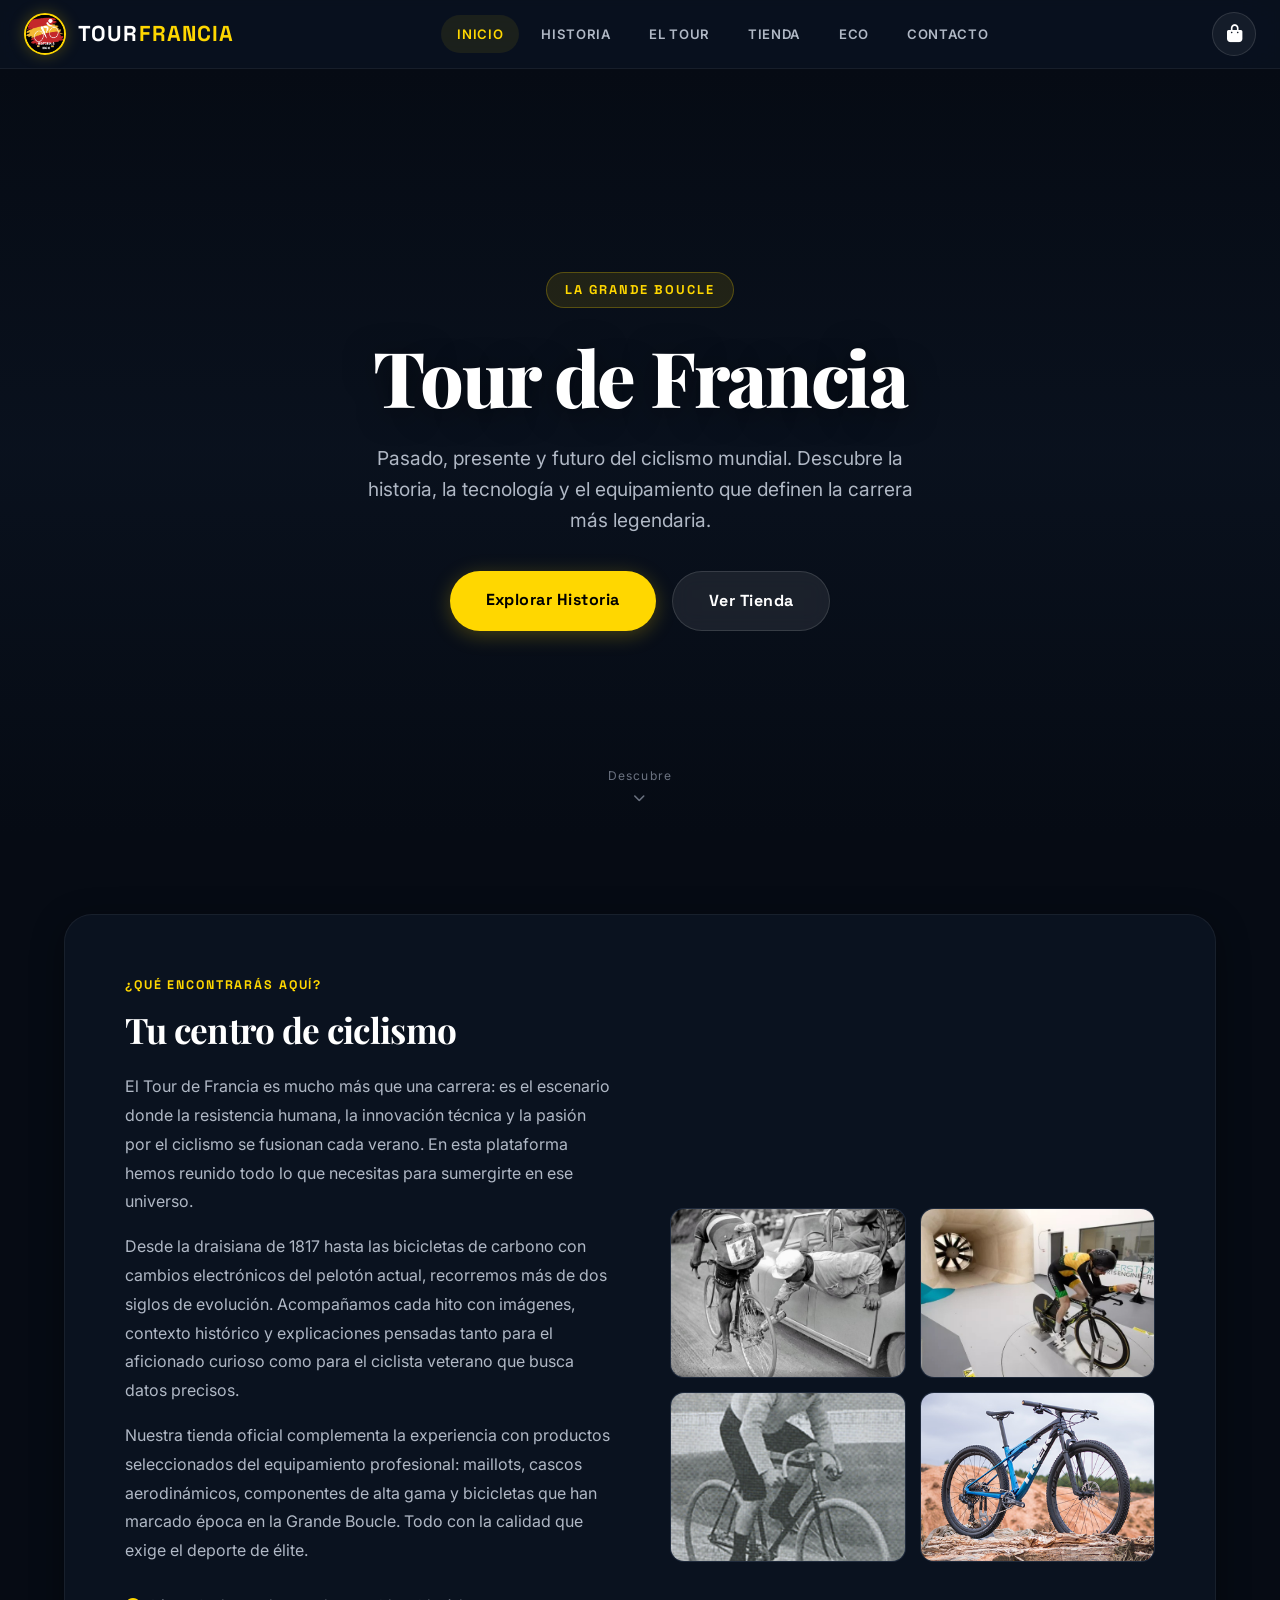
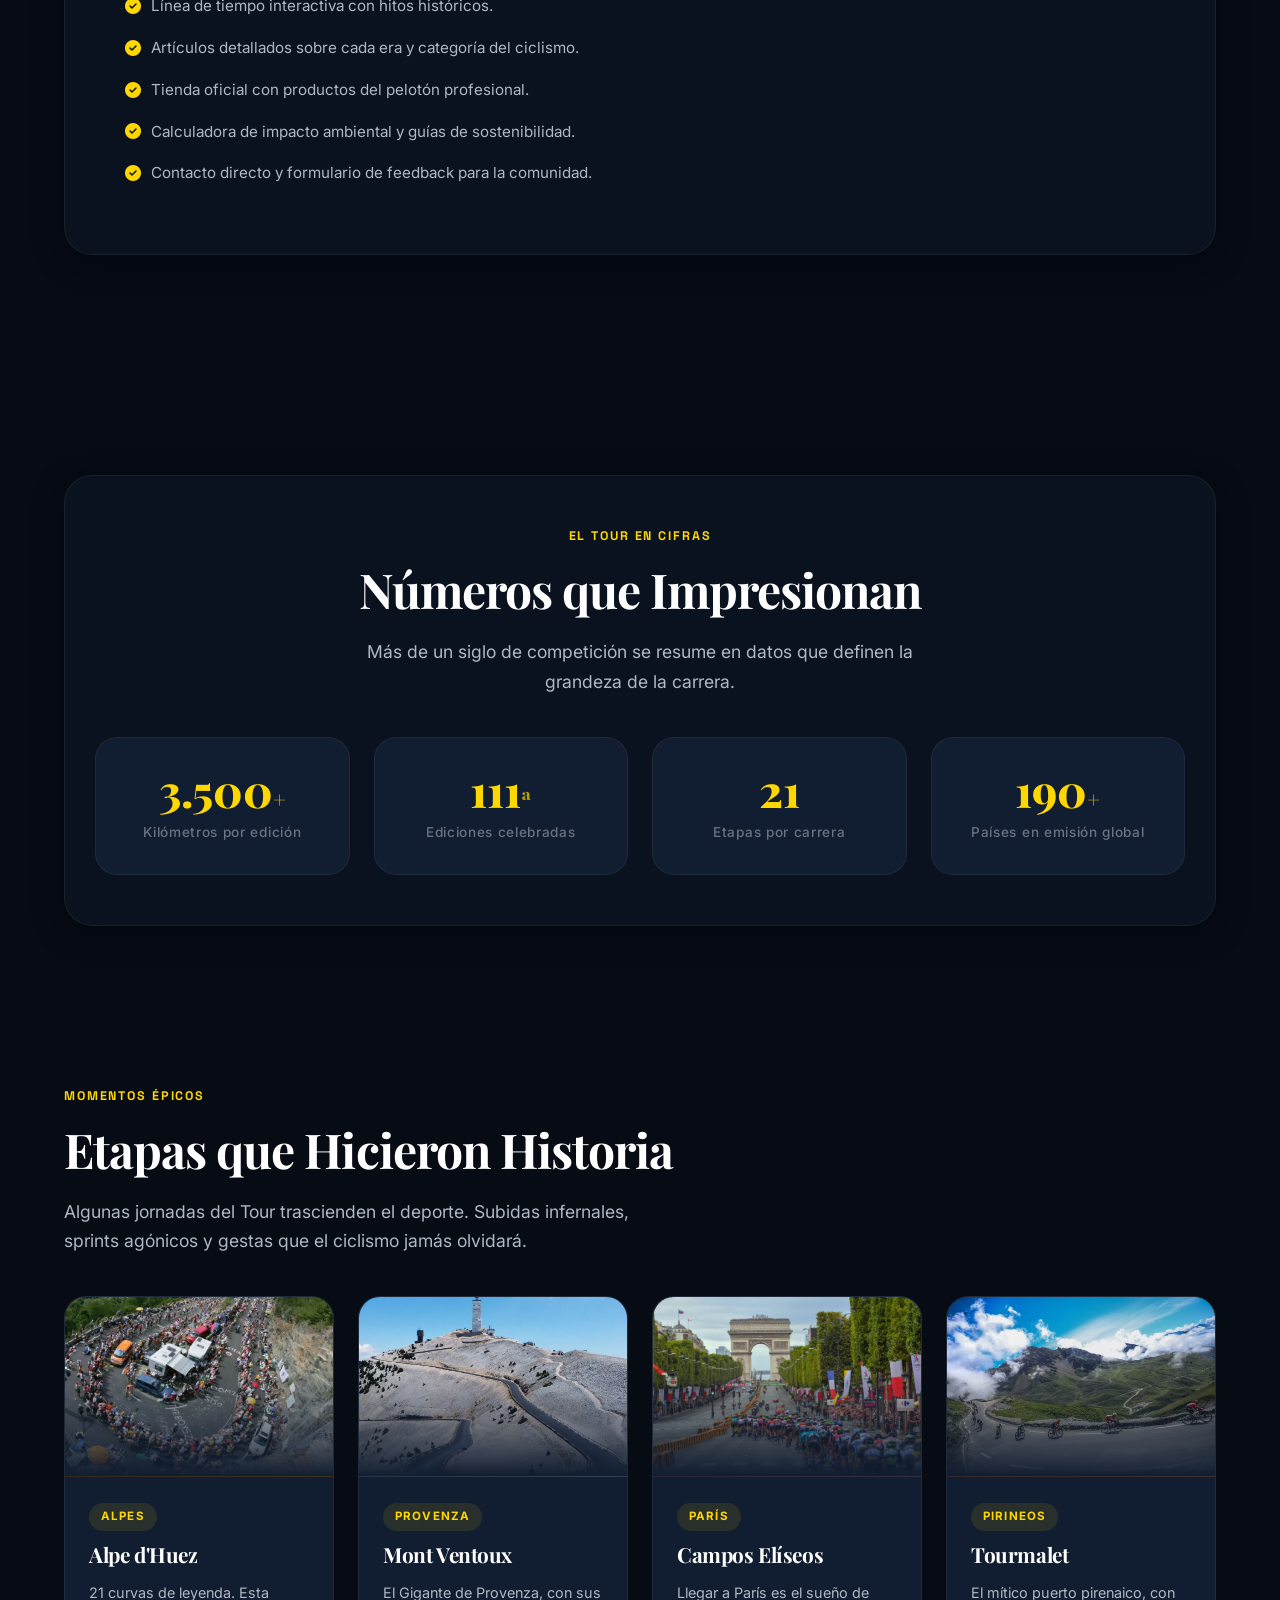
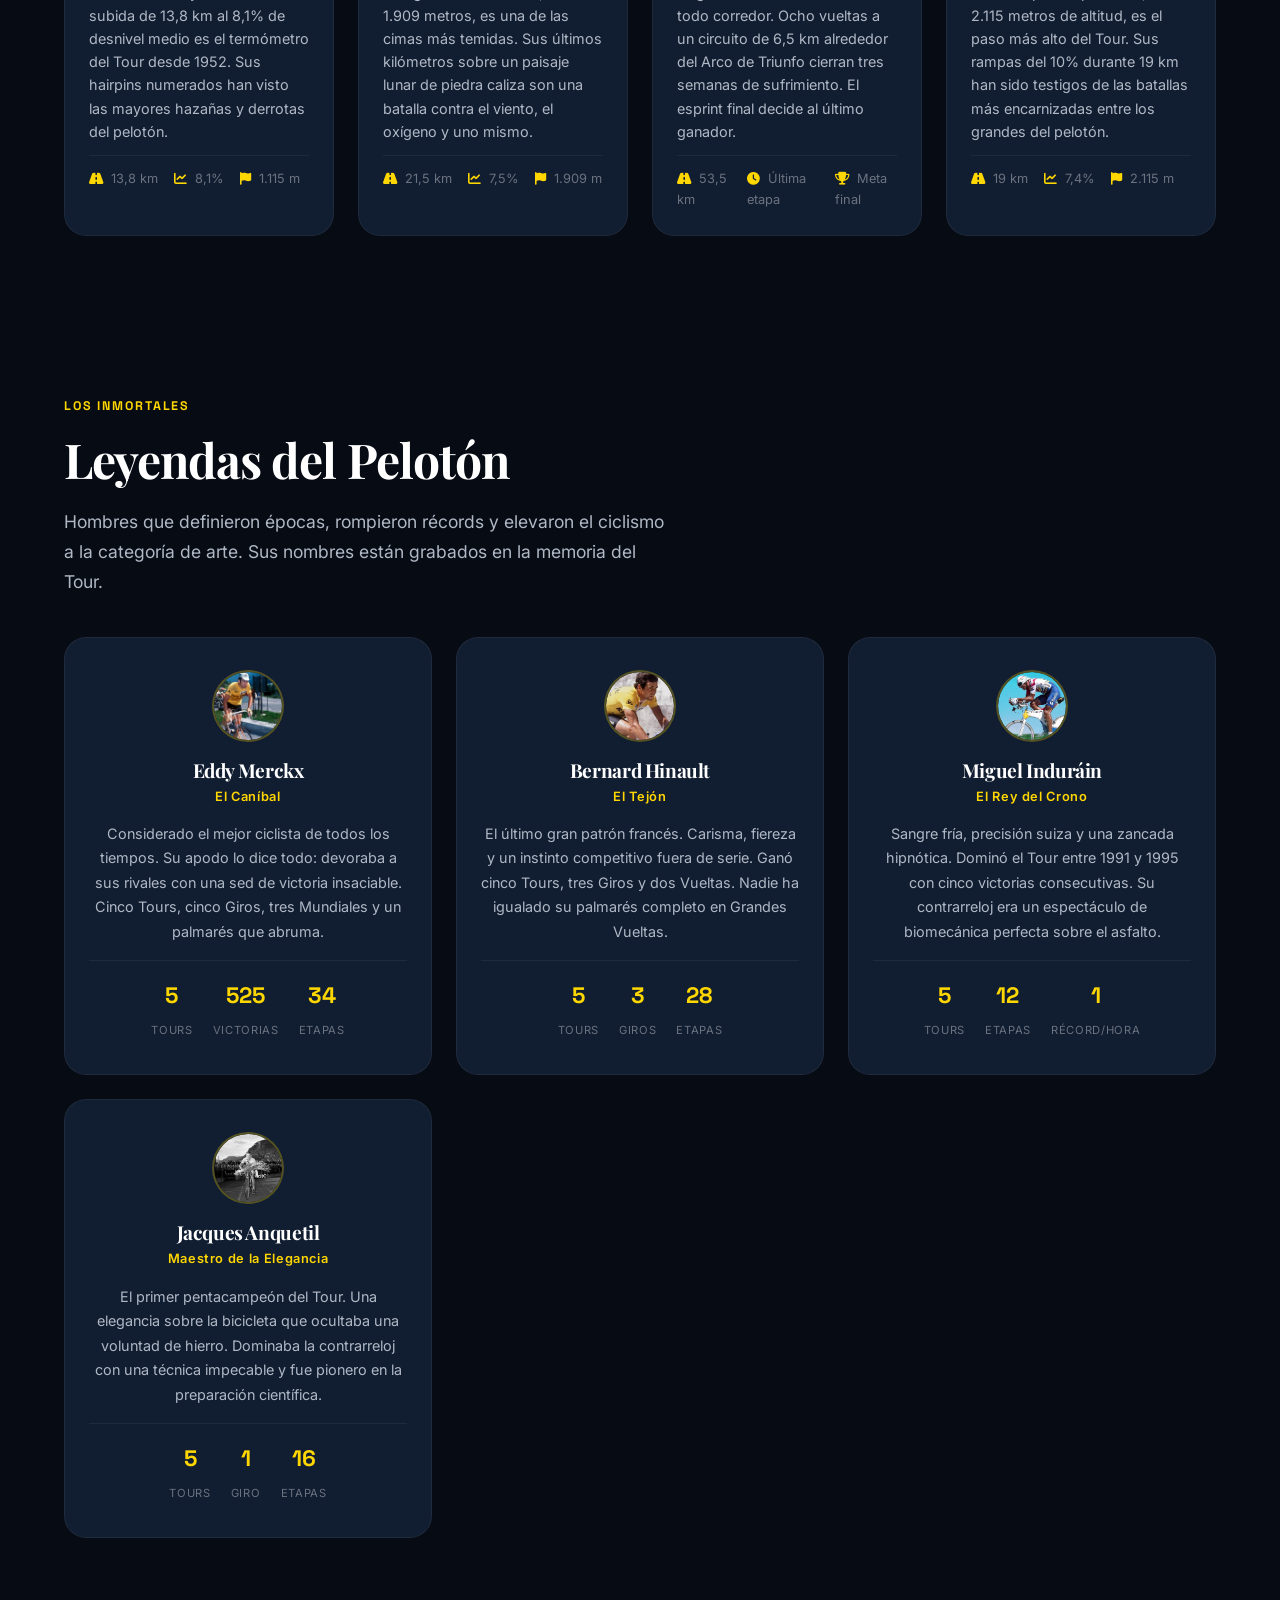
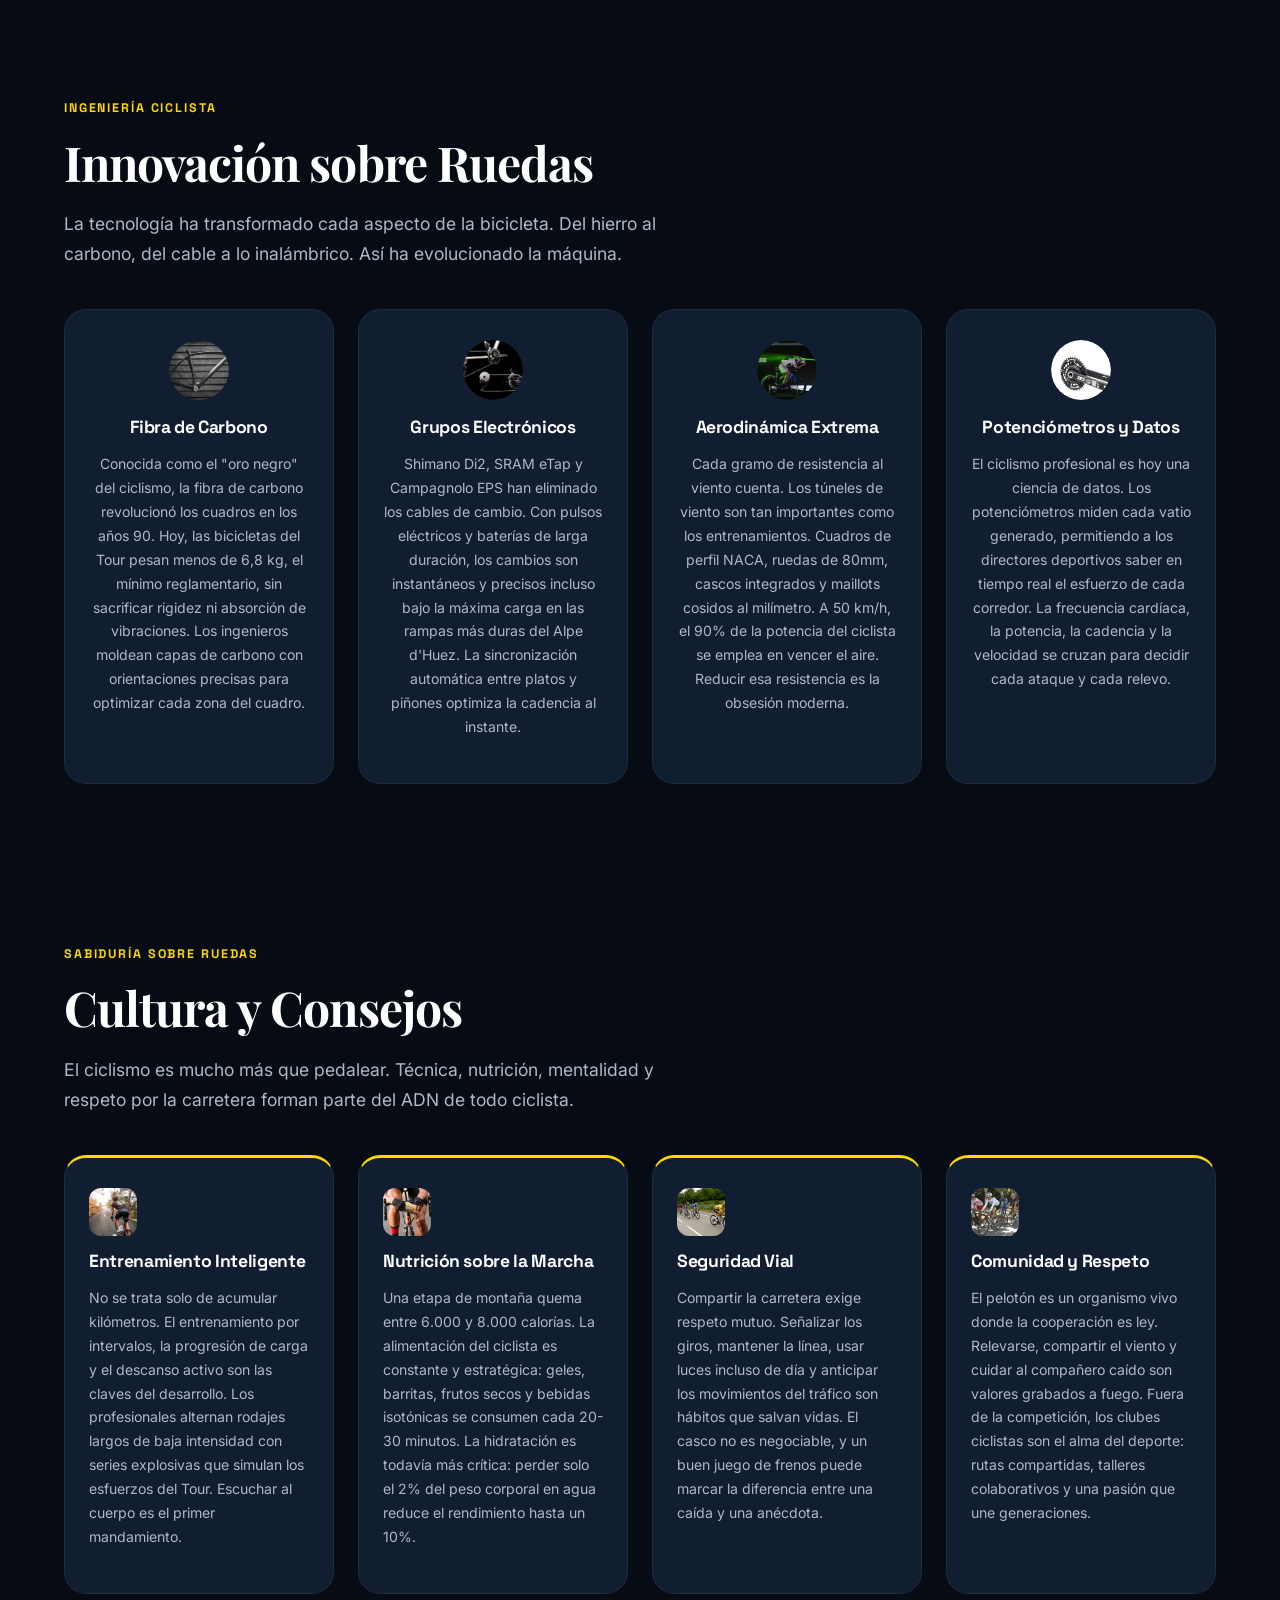
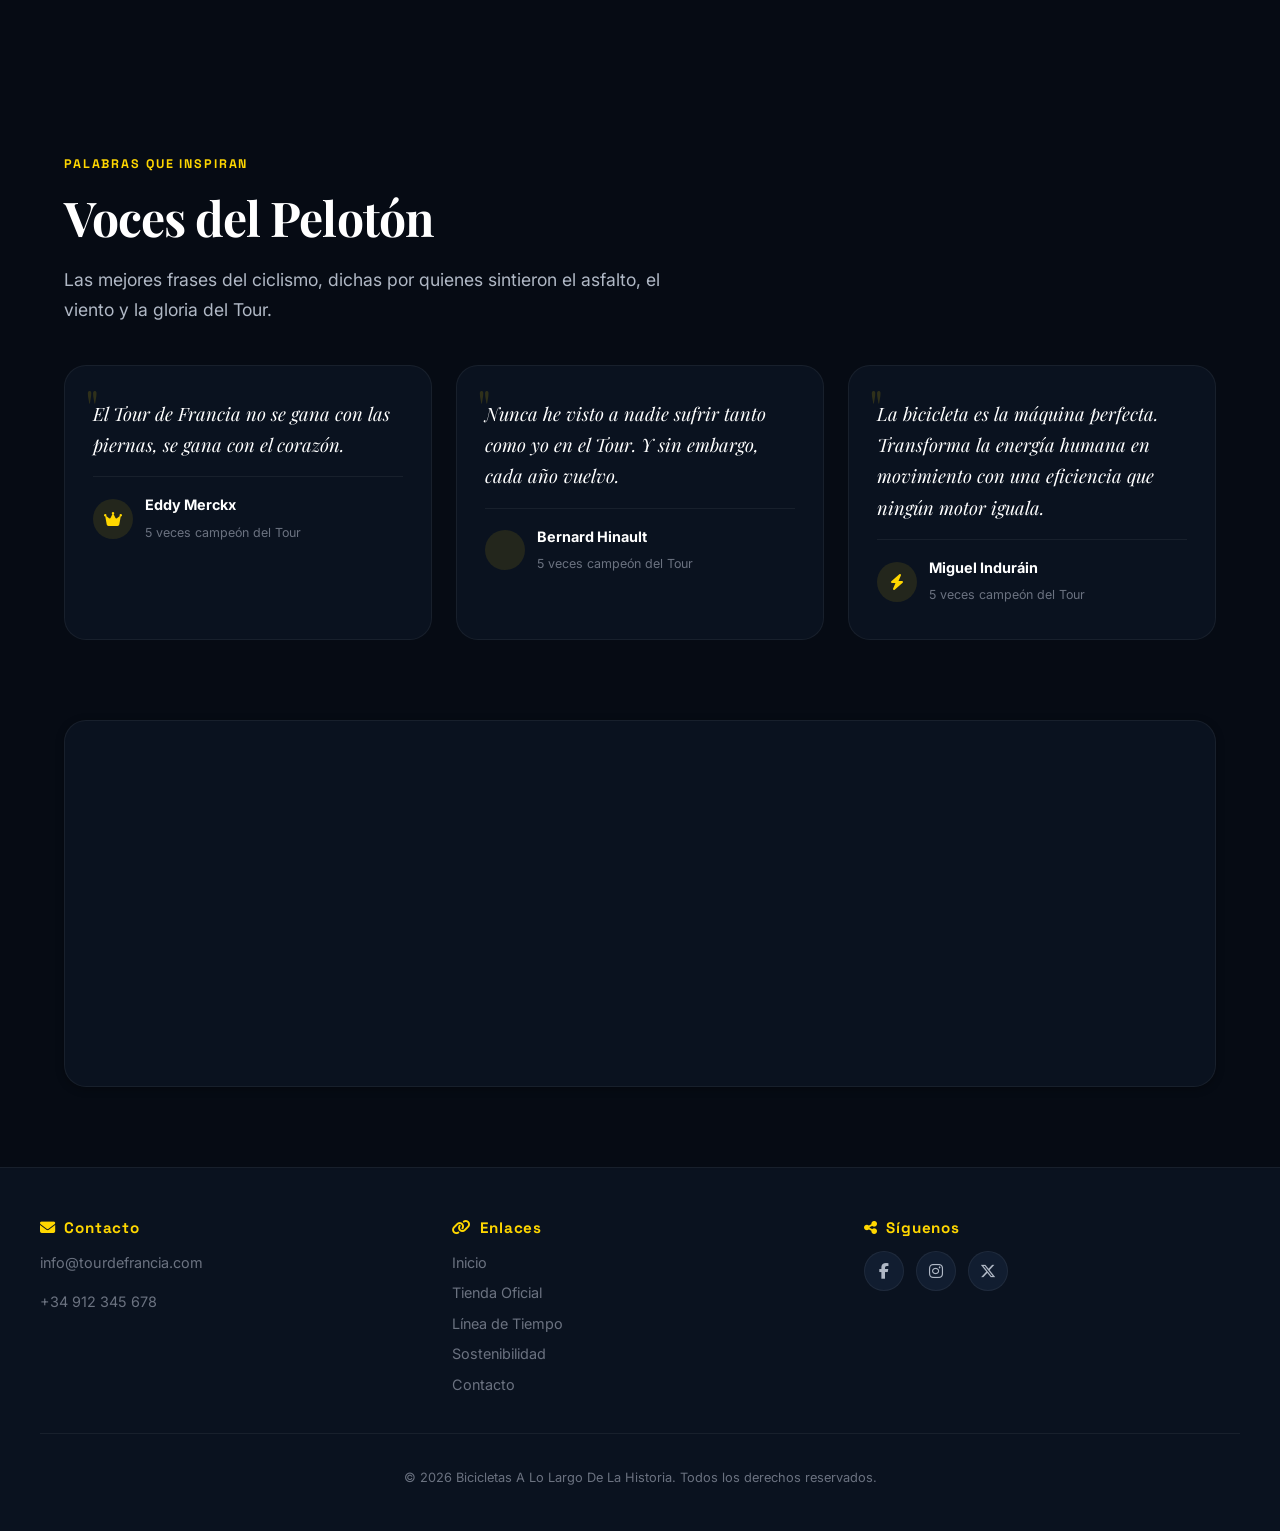
<file: index.html>
<!DOCTYPE html>
<html lang="es">
<head>
    <meta charset="UTF-8">
    <meta name="viewport" content="width=device-width, initial-scale=1.0">
    <title>Tour de Francia | Historia, Tienda y Más</title>
    <link rel="stylesheet" href="style.css">
    <link rel="preconnect" href="https://fonts.googleapis.com">
    <link rel="preconnect" href="https://fonts.gstatic.com" crossorigin>
    <link href="https://fonts.googleapis.com/css2?family=Inter:wght@300;400;500;600;700;800;900&family=Playfair+Display:wght@400;500;600;700;800&family=Space+Grotesk:wght@400;500;600;700&display=swap" rel="stylesheet">
    <link rel="stylesheet" href="https://cdnjs.cloudflare.com/ajax/libs/font-awesome/6.5.0/css/all.min.css">
</head>
<body>
    <div class="page-wrapper">
        <header class="header">
            <div class="header-inner">
                <a href="index.html" class="logo-area">
                    <img src="imagenes/logo.png" alt="Logo Tour" class="logo-img">
                    <span class="logo-text">TOUR<span class="logo-accent">FRANCIA</span></span>
                </a>
                <button class="mobile-menu-toggle" aria-label="Abrir menú" onclick="toggleMobileMenu()">
                    <span></span><span></span><span></span>
                </button>
                <nav class="main-nav" id="mainNav">
                    <ul>
                        <li><a href="index.html" class="active">INICIO</a></li>
                        <li><a href="Historia.html">HISTORIA</a></li>
                        <li><a href="historia-tour-de-francia.html">EL TOUR</a></li>
                        <li><a href="tienda.html">TIENDA</a></li>
                        <li><a href="sostenibilidad.html">ECO</a></li>
                        <li><a href="contacto.html">CONTACTO</a></li>
                    </ul>
                </nav>
                <button class="cart-toggle-btn" onclick="toggleCarrito()" aria-label="Carrito">
                    <i class="fas fa-shopping-bag"></i>
                    <span class="cart-count-badge" id="cartCountBadge">0</span>
                </button>
            </div>
        </header>

        <main>
            <section class="hero">
                <div class="hero-overlay"></div>
                <div class="hero-content">
                    <span class="hero-tag">LA GRANDE BOUCLE</span>
                    <h2>Tour de Francia</h2>
                    <p>Pasado, presente y futuro del ciclismo mundial. Descubre la historia, la tecnología y el equipamiento que definen la carrera más legendaria.</p>
                    <div class="hero-btns">
                        <a href="Historia.html" class="btn-hero btn-hero-primary">Explorar Historia</a>
                        <a href="tienda.html" class="btn-hero btn-hero-secondary">Ver Tienda</a>
                    </div>
                </div>
                <div class="hero-scroll-indicator">
                    <span>Descubre</span>
                    <i class="fas fa-chevron-down"></i>
                </div>
            </section>

            <section class="section-container" id="inicio">
                <div class="inicio-grid">
                    <div class="inicio-texto">
                        <span class="section-eyebrow">¿QUÉ ENCONTRARÁS AQUÍ?</span>
                        <h2>Tu centro de ciclismo</h2>
                        <p>El Tour de Francia es mucho más que una carrera: es el escenario donde la resistencia humana, la innovación técnica y la pasión por el ciclismo se fusionan cada verano. En esta plataforma hemos reunido todo lo que necesitas para sumergirte en ese universo.</p>
                        <p>Desde la draisiana de 1817 hasta las bicicletas de carbono con cambios electrónicos del pelotón actual, recorremos más de dos siglos de evolución. Acompañamos cada hito con imágenes, contexto histórico y explicaciones pensadas tanto para el aficionado curioso como para el ciclista veterano que busca datos precisos.</p>
                        <p>Nuestra tienda oficial complementa la experiencia con productos seleccionados del equipamiento profesional: maillots, cascos aerodinámicos, componentes de alta gama y bicicletas que han marcado época en la Grande Boucle. Todo con la calidad que exige el deporte de élite.</p>
                        <ul class="feature-list">
                            <li><i class="fas fa-check-circle"></i> Línea de tiempo interactiva con hitos históricos.</li>
                            <li><i class="fas fa-check-circle"></i> Artículos detallados sobre cada era y categoría del ciclismo.</li>
                            <li><i class="fas fa-check-circle"></i> Tienda oficial con productos del pelotón profesional.</li>
                            <li><i class="fas fa-check-circle"></i> Calculadora de impacto ambiental y guías de sostenibilidad.</li>
                            <li><i class="fas fa-check-circle"></i> Contacto directo y formulario de feedback para la comunidad.</li>
                        </ul>
                    </div>
                    <div class="gallery">
                        <div class="img-box img-box-1">
                            <img src="imagenes/taller_bici.jpg" alt="Taller antiguo" onerror="this.style.display='none'; this.parentElement.style.background='linear-gradient(135deg, #2a1a3a, #1a2a3a)';">
                            <div class="img-box-overlay"><span>Artesanía</span></div>
                        </div>
                        <div class="img-box img-box-2">
                            <img src="imagenes/tunel_viento.jpg" alt="Túnel de viento" onerror="this.style.display='none'; this.parentElement.style.background='linear-gradient(135deg, #1a2a3a, #0a1a2a)';">
                            <div class="img-box-overlay"><span>Tecnología</span></div>
                        </div>
                        <div class="img-box img-box-3">
                            <img src="imagenes/deporte_sigloxx.png" alt="Ciclismo clásico" onerror="this.style.display='none'; this.parentElement.style.background='linear-gradient(135deg, #3a2a1a, #2a1a1a)';">
                            <div class="img-box-overlay"><span>Historia</span></div>
                        </div>
                        <div class="img-box img-box-4">
                            <img src="imagenes/era_moderna.png" alt="Era moderna" onerror="this.style.display='none'; this.parentElement.style.background='linear-gradient(135deg, #1a1a2a, #0a0a1a)';">
                            <div class="img-box-overlay"><span>Futuro</span></div>
                        </div>
                    </div>
                </div>
            </section>

            <!-- STATS BANNER -->
            <section class="section-container">
                <div class="stats-banner">
                    <span class="section-eyebrow">EL TOUR EN CIFRAS</span>
                    <h2 class="section-title" style="margin-bottom: 8px;">Números que Impresionan</h2>
                    <p class="section-subtitle" style="margin-left: auto; margin-right: auto;">Más de un siglo de competición se resume en datos que definen la grandeza de la carrera.</p>
                    <div class="stats-grid">
                        <div class="stat-item">
                            <div class="stat-number">3.500<span>+</span></div>
                            <div class="stat-label">Kilómetros por edición</div>
                        </div>
                        <div class="stat-item">
                            <div class="stat-number">111<span>ª</span></div>
                            <div class="stat-label">Ediciones celebradas</div>
                        </div>
                        <div class="stat-item">
                            <div class="stat-number">21</div>
                            <div class="stat-label">Etapas por carrera</div>
                        </div>
                        <div class="stat-item">
                            <div class="stat-number">190<span>+</span></div>
                            <div class="stat-label">Países en emisión global</div>
                        </div>
                    </div>
                </div>
            </section>

            <!-- ETAPAS MÍTICAS -->
            <section class="section-container">
                <span class="section-eyebrow">MOMENTOS ÉPICOS</span>
                <h2 class="section-title">Etapas que Hicieron Historia</h2>
                <p class="section-subtitle">Algunas jornadas del Tour trascienden el deporte. Subidas infernales, sprints agónicos y gestas que el ciclismo jamás olvidará.</p>
                <div class="stages-grid">
                    <div class="stage-card">
                        <div class="stage-card-image" style="background: linear-gradient(135deg, #2a1a0a, #3a2a1a);">
                            <i class="fas fa-mountain"></i>
                            <img src="imagenes/alpe_dhuez.jpg" alt="Alpe d'Huez" onerror="this.style.display='none';">
                        </div>
                        <div class="stage-card-body">
                            <span class="stage-tag">Alpes</span>
                            <h3>Alpe d'Huez</h3>
                            <p>21 curvas de leyenda. Esta subida de 13,8 km al 8,1% de desnivel medio es el termómetro del Tour desde 1952. Sus hairpins numerados han visto las mayores hazañas y derrotas del pelotón.</p>
                            <div class="stage-stat">
                                <span><i class="fas fa-road"></i> 13,8 km</span>
                                <span><i class="fas fa-chart-line"></i> 8,1%</span>
                                <span><i class="fas fa-flag"></i> 1.115 m</span>
                            </div>
                        </div>
                    </div>
                    <div class="stage-card">
                        <div class="stage-card-image" style="background: linear-gradient(135deg, #1a2a3a, #2a3a4a);">
                            <i class="fas fa-wind"></i>
                            <img src="imagenes/mont_ventoux.jpg" alt="Mont Ventoux" onerror="this.style.display='none';">
                        </div>
                        <div class="stage-card-body">
                            <span class="stage-tag">Provenza</span>
                            <h3>Mont Ventoux</h3>
                            <p>El Gigante de Provenza, con sus 1.909 metros, es una de las cimas más temidas. Sus últimos kilómetros sobre un paisaje lunar de piedra caliza son una batalla contra el viento, el oxígeno y uno mismo.</p>
                            <div class="stage-stat">
                                <span><i class="fas fa-road"></i> 21,5 km</span>
                                <span><i class="fas fa-chart-line"></i> 7,5%</span>
                                <span><i class="fas fa-flag"></i> 1.909 m</span>
                            </div>
                        </div>
                    </div>
                    <div class="stage-card">
                        <div class="stage-card-image" style="background: linear-gradient(135deg, #1a1a2a, #2a2a3a);">
                            <i class="fas fa-city"></i>
                            <img src="imagenes/campos_eliseos.jpg" alt="Campos Elíseos" onerror="this.style.display='none';">
                        </div>
                        <div class="stage-card-body">
                            <span class="stage-tag">París</span>
                            <h3>Campos Elíseos</h3>
                            <p>Llegar a París es el sueño de todo corredor. Ocho vueltas a un circuito de 6,5 km alrededor del Arco de Triunfo cierran tres semanas de sufrimiento. El esprint final decide al último ganador.</p>
                            <div class="stage-stat">
                                <span><i class="fas fa-road"></i> 53,5 km</span>
                                <span><i class="fas fa-clock"></i> Última etapa</span>
                                <span><i class="fas fa-trophy"></i> Meta final</span>
                            </div>
                        </div>
                    </div>
                    <div class="stage-card">
                        <div class="stage-card-image" style="background: linear-gradient(135deg, #2a1a1a, #3a2a2a);">
                            <i class="fas fa-bolt"></i>
                            <img src="imagenes/tourmalet.jpg" alt="Tourmalet" onerror="this.style.display='none';">
                        </div>
                        <div class="stage-card-body">
                            <span class="stage-tag">Pirineos</span>
                            <h3>Tourmalet</h3>
                            <p>El mítico puerto pirenaico, con 2.115 metros de altitud, es el paso más alto del Tour. Sus rampas del 10% durante 19 km han sido testigos de las batallas más encarnizadas entre los grandes del pelotón.</p>
                            <div class="stage-stat">
                                <span><i class="fas fa-road"></i> 19 km</span>
                                <span><i class="fas fa-chart-line"></i> 7,4%</span>
                                <span><i class="fas fa-flag"></i> 2.115 m</span>
                            </div>
                        </div>
                    </div>
                </div>
            </section>

            <!-- LEYENDAS -->
            <section class="section-container">
                <span class="section-eyebrow">LOS INMORTALES</span>
                <h2 class="section-title">Leyendas del Pelotón</h2>
                <p class="section-subtitle">Hombres que definieron épocas, rompieron récords y elevaron el ciclismo a la categoría de arte. Sus nombres están grabados en la memoria del Tour.</p>
                <div class="legends-grid">
                    <div class="legend-card">
                        <div class="legend-avatar"><i class="fas fa-crown"></i><img src="imagenes/merckx.jpg" alt="Eddy Merckx" onerror="this.style.display='none';"></div>
                        <h3>Eddy Merckx</h3>
                        <div class="legend-subtitle">El Caníbal</div>
                        <p>Considerado el mejor ciclista de todos los tiempos. Su apodo lo dice todo: devoraba a sus rivales con una sed de victoria insaciable. Cinco Tours, cinco Giros, tres Mundiales y un palmarés que abruma.</p>
                        <div class="legend-stats">
                            <div class="legend-stat-item">
                                <span class="legend-stat-number">5</span>
                                <span class="legend-stat-label">Tours</span>
                            </div>
                            <div class="legend-stat-item">
                                <span class="legend-stat-number">525</span>
                                <span class="legend-stat-label">Victorias</span>
                            </div>
                            <div class="legend-stat-item">
                                <span class="legend-stat-number">34</span>
                                <span class="legend-stat-label">Etapas</span>
                            </div>
                        </div>
                    </div>
                    <div class="legend-card">
                        <div class="legend-avatar"><i class="fas fa-chess-king"></i><img src="imagenes/hinault.jpg" alt="Bernard Hinault" onerror="this.style.display='none';"></div>
                        <h3>Bernard Hinault</h3>
                        <div class="legend-subtitle">El Tejón</div>
                        <p>El último gran patrón francés. Carisma, fiereza y un instinto competitivo fuera de serie. Ganó cinco Tours, tres Giros y dos Vueltas. Nadie ha igualado su palmarés completo en Grandes Vueltas.</p>
                        <div class="legend-stats">
                            <div class="legend-stat-item">
                                <span class="legend-stat-number">5</span>
                                <span class="legend-stat-label">Tours</span>
                            </div>
                            <div class="legend-stat-item">
                                <span class="legend-stat-number">3</span>
                                <span class="legend-stat-label">Giros</span>
                            </div>
                            <div class="legend-stat-item">
                                <span class="legend-stat-number">28</span>
                                <span class="legend-stat-label">Etapas</span>
                            </div>
                        </div>
                    </div>
                    <div class="legend-card">
                        <div class="legend-avatar"><i class="fas fa-stopwatch"></i><img src="imagenes/indurain.jpg" alt="Miguel Induráin" onerror="this.style.display='none';"></div>
                        <h3>Miguel Induráin</h3>
                        <div class="legend-subtitle">El Rey del Crono</div>
                        <p>Sangre fría, precisión suiza y una zancada hipnótica. Dominó el Tour entre 1991 y 1995 con cinco victorias consecutivas. Su contrarreloj era un espectáculo de biomecánica perfecta sobre el asfalto.</p>
                        <div class="legend-stats">
                            <div class="legend-stat-item">
                                <span class="legend-stat-number">5</span>
                                <span class="legend-stat-label">Tours</span>
                            </div>
                            <div class="legend-stat-item">
                                <span class="legend-stat-number">12</span>
                                <span class="legend-stat-label">Etapas</span>
                            </div>
                            <div class="legend-stat-item">
                                <span class="legend-stat-number">1</span>
                                <span class="legend-stat-label">Récord/hora</span>
                            </div>
                        </div>
                    </div>
                    <div class="legend-card">
                        <div class="legend-avatar"><i class="fas fa-feather"></i><img src="imagenes/anquetil.jpg" alt="Jacques Anquetil" onerror="this.style.display='none';"></div>
                        <h3>Jacques Anquetil</h3>
                        <div class="legend-subtitle">Maestro de la Elegancia</div>
                        <p>El primer pentacampeón del Tour. Una elegancia sobre la bicicleta que ocultaba una voluntad de hierro. Dominaba la contrarreloj con una técnica impecable y fue pionero en la preparación científica.</p>
                        <div class="legend-stats">
                            <div class="legend-stat-item">
                                <span class="legend-stat-number">5</span>
                                <span class="legend-stat-label">Tours</span>
                            </div>
                            <div class="legend-stat-item">
                                <span class="legend-stat-number">1</span>
                                <span class="legend-stat-label">Giro</span>
                            </div>
                            <div class="legend-stat-item">
                                <span class="legend-stat-number">16</span>
                                <span class="legend-stat-label">Etapas</span>
                            </div>
                        </div>
                    </div>
                </div>
            </section>

            <!-- INNOVACIÓN -->
            <section class="section-container">
                <span class="section-eyebrow">INGENIERÍA CICLISTA</span>
                <h2 class="section-title">Innovación sobre Ruedas</h2>
                <p class="section-subtitle">La tecnología ha transformado cada aspecto de la bicicleta. Del hierro al carbono, del cable a lo inalámbrico. Así ha evolucionado la máquina.</p>
                <div class="innovation-grid">
                    <div class="innovation-card">
                        <div class="innovation-icon"><i class="fas fa-flask"></i><img src="imagenes/fibra_carbono.jpg" alt="Fibra de carbono" onerror="this.style.display='none';"></div>
                        <h3>Fibra de Carbono</h3>
                        <p>Conocida como el "oro negro" del ciclismo, la fibra de carbono revolucionó los cuadros en los años 90. Hoy, las bicicletas del Tour pesan menos de 6,8 kg, el mínimo reglamentario, sin sacrificar rigidez ni absorción de vibraciones. Los ingenieros moldean capas de carbono con orientaciones precisas para optimizar cada zona del cuadro.</p>
                    </div>
                    <div class="innovation-card">
                        <div class="innovation-icon"><i class="fas fa-microchip"></i><img src="imagenes/grupo_electronico.jpg" alt="Grupo electrónico" onerror="this.style.display='none';"></div>
                        <h3>Grupos Electrónicos</h3>
                        <p>Shimano Di2, SRAM eTap y Campagnolo EPS han eliminado los cables de cambio. Con pulsos eléctricos y baterías de larga duración, los cambios son instantáneos y precisos incluso bajo la máxima carga en las rampas más duras del Alpe d'Huez. La sincronización automática entre platos y piñones optimiza la cadencia al instante.</p>
                    </div>
                    <div class="innovation-card">
                        <div class="innovation-icon"><i class="fas fa-wind"></i><img src="imagenes/tunel_viento_bici.jpg" alt="Túnel de viento" onerror="this.style.display='none';"></div>
                        <h3>Aerodinámica Extrema</h3>
                        <p>Cada gramo de resistencia al viento cuenta. Los túneles de viento son tan importantes como los entrenamientos. Cuadros de perfil NACA, ruedas de 80mm, cascos integrados y maillots cosidos al milímetro. A 50 km/h, el 90% de la potencia del ciclista se emplea en vencer el aire. Reducir esa resistencia es la obsesión moderna.</p>
                    </div>
                    <div class="innovation-card">
                        <div class="innovation-icon"><i class="fas fa-chart-bar"></i><img src="imagenes/potenciometro.jpg" alt="Potenciómetro" onerror="this.style.display='none';"></div>
                        <h3>Potenciómetros y Datos</h3>
                        <p>El ciclismo profesional es hoy una ciencia de datos. Los potenciómetros miden cada vatio generado, permitiendo a los directores deportivos saber en tiempo real el esfuerzo de cada corredor. La frecuencia cardíaca, la potencia, la cadencia y la velocidad se cruzan para decidir cada ataque y cada relevo.</p>
                    </div>
                </div>
            </section>

            <!-- CULTURA CICLISTA -->
            <section class="section-container">
                <span class="section-eyebrow">SABIDURÍA SOBRE RUEDAS</span>
                <h2 class="section-title">Cultura y Consejos</h2>
                <p class="section-subtitle">El ciclismo es mucho más que pedalear. Técnica, nutrición, mentalidad y respeto por la carretera forman parte del ADN de todo ciclista.</p>
                <div class="culture-grid">
                    <div class="culture-card">
                        <div class="culture-card-icon"><i class="fas fa-heartbeat"></i><img src="imagenes/ciclista_entreno.jpg" alt="Entrenamiento" onerror="this.style.display='none';"></div>
                        <h3>Entrenamiento Inteligente</h3>
                        <p>No se trata solo de acumular kilómetros. El entrenamiento por intervalos, la progresión de carga y el descanso activo son las claves del desarrollo. Los profesionales alternan rodajes largos de baja intensidad con series explosivas que simulan los esfuerzos del Tour. Escuchar al cuerpo es el primer mandamiento.</p>
                    </div>
                    <div class="culture-card">
                        <div class="culture-card-icon"><i class="fas fa-apple-alt"></i><img src="imagenes/nutricion_ciclismo.jpg" alt="Nutrición" onerror="this.style.display='none';"></div>
                        <h3>Nutrición sobre la Marcha</h3>
                        <p>Una etapa de montaña quema entre 6.000 y 8.000 calorías. La alimentación del ciclista es constante y estratégica: geles, barritas, frutos secos y bebidas isotónicas se consumen cada 20-30 minutos. La hidratación es todavía más crítica: perder solo el 2% del peso corporal en agua reduce el rendimiento hasta un 10%.</p>
                    </div>
                    <div class="culture-card">
                        <div class="culture-card-icon"><i class="fas fa-shield-alt"></i><img src="imagenes/peloton.jpg" alt="Seguridad" onerror="this.style.display='none';"></div>
                        <h3>Seguridad Vial</h3>
                        <p>Compartir la carretera exige respeto mutuo. Señalizar los giros, mantener la línea, usar luces incluso de día y anticipar los movimientos del tráfico son hábitos que salvan vidas. El casco no es negociable, y un buen juego de frenos puede marcar la diferencia entre una caída y una anécdota.</p>
                    </div>
                    <div class="culture-card">
                        <div class="culture-card-icon"><i class="fas fa-users"></i><img src="imagenes/peloton_grupo.jpg" alt="Comunidad" onerror="this.style.display='none';"></div>
                        <h3>Comunidad y Respeto</h3>
                        <p>El pelotón es un organismo vivo donde la cooperación es ley. Relevarse, compartir el viento y cuidar al compañero caído son valores grabados a fuego. Fuera de la competición, los clubes ciclistas son el alma del deporte: rutas compartidas, talleres colaborativos y una pasión que une generaciones.</p>
                    </div>
                </div>
            </section>

            <!-- FRASES CÉLEBRES -->
            <section class="section-container">
                <span class="section-eyebrow">PALABRAS QUE INSPIRAN</span>
                <h2 class="section-title">Voces del Pelotón</h2>
                <p class="section-subtitle">Las mejores frases del ciclismo, dichas por quienes sintieron el asfalto, el viento y la gloria del Tour.</p>
                <div class="quotes-grid">
                    <div class="quote-card">
                        <div class="quote-mark">"</div>
                        <blockquote>El Tour de Francia no se gana con las piernas, se gana con el corazón.</blockquote>
                        <div class="quote-author">
                            <div class="quote-author-avatar"><i class="fas fa-crown"></i></div>
                            <div class="quote-author-info">
                                <strong>Eddy Merckx</strong>
                                <span>5 veces campeón del Tour</span>
                            </div>
                        </div>
                    </div>
                    <div class="quote-card">
                        <div class="quote-mark">"</div>
                        <blockquote>Nunca he visto a nadie sufrir tanto como yo en el Tour. Y sin embargo, cada año vuelvo.</blockquote>
                        <div class="quote-author">
                            <div class="quote-author-avatar"><i class="fas fa-shield-haltered"></i></div>
                            <div class="quote-author-info">
                                <strong>Bernard Hinault</strong>
                                <span>5 veces campeón del Tour</span>
                            </div>
                        </div>
                    </div>
                    <div class="quote-card">
                        <div class="quote-mark">"</div>
                        <blockquote>La bicicleta es la máquina perfecta. Transforma la energía humana en movimiento con una eficiencia que ningún motor iguala.</blockquote>
                        <div class="quote-author">
                            <div class="quote-author-avatar"><i class="fas fa-bolt"></i></div>
                            <div class="quote-author-info">
                                <strong>Miguel Induráin</strong>
                                <span>5 veces campeón del Tour</span>
                            </div>
                        </div>
                    </div>
                </div>
            </section>

            <section class="section-container" style="margin-top: 0; padding-top: 0;">
                <div class="trinket-embed">
                    <iframe src="https://trinket.io/embed/python3/56df275258dc?outputOnly=true&runOption=run" width="100%" height="356" frameborder="0" marginwidth="0" marginheight="0" allowfullscreen loading="lazy"></iframe>
                </div>
            </section>
        </main>

        <footer class="footer">
            <div class="footer-grid">
                <div class="footer-section">
                    <h3><i class="fas fa-envelope"></i> Contacto</h3>
                    <p>info@tourdefrancia.com</p>
                    <p>+34 912 345 678</p>
                </div>
                <div class="footer-section">
                    <h3><i class="fas fa-link"></i> Enlaces</h3>
                    <ul>
                        <li><a href="index.html">Inicio</a></li>
                        <li><a href="tienda.html">Tienda Oficial</a></li>
                        <li><a href="Historia.html">Línea de Tiempo</a></li>
                        <li><a href="sostenibilidad.html">Sostenibilidad</a></li>
                        <li><a href="contacto.html">Contacto</a></li>
                    </ul>
                </div>
                <div class="footer-section">
                    <h3><i class="fas fa-share-alt"></i> Síguenos</h3>
                    <div class="social-icons">
                        <a href="#" aria-label="Facebook"><i class="fab fa-facebook-f"></i></a>
                        <a href="#" aria-label="Instagram"><i class="fab fa-instagram"></i></a>
                        <a href="#" aria-label="Twitter"><i class="fab fa-x-twitter"></i></a>
                    </div>
                </div>
            </div>
            <div class="footer-bottom">
                <p>&copy; 2026 Bicicletas A Lo Largo De La Historia. Todos los derechos reservados.</p>
            </div>
        </footer>
    </div>

    <div id="carrito-flotante" class="cart-box">
        <div class="cart-header">
            <span><i class="fas fa-shopping-bag"></i> Tu Cesta</span>
            <button onclick="toggleCarrito()" aria-label="Cerrar carrito"><i class="fas fa-times"></i></button>
        </div>
        <ul id="lista-carrito"><li class="empty-msg">Tu cesta está vacía</li></ul>
        <div class="cart-footer">
            <p>Total: <strong><span id="total-precio">0</span> €</strong></p>
            <button class="pay-btn" onclick="pagar()">Pagar Ahora</button>
        </div>
    </div>
    <div id="toast"></div>

    <script src="script.js"></script>
</body>
</html>
</file>
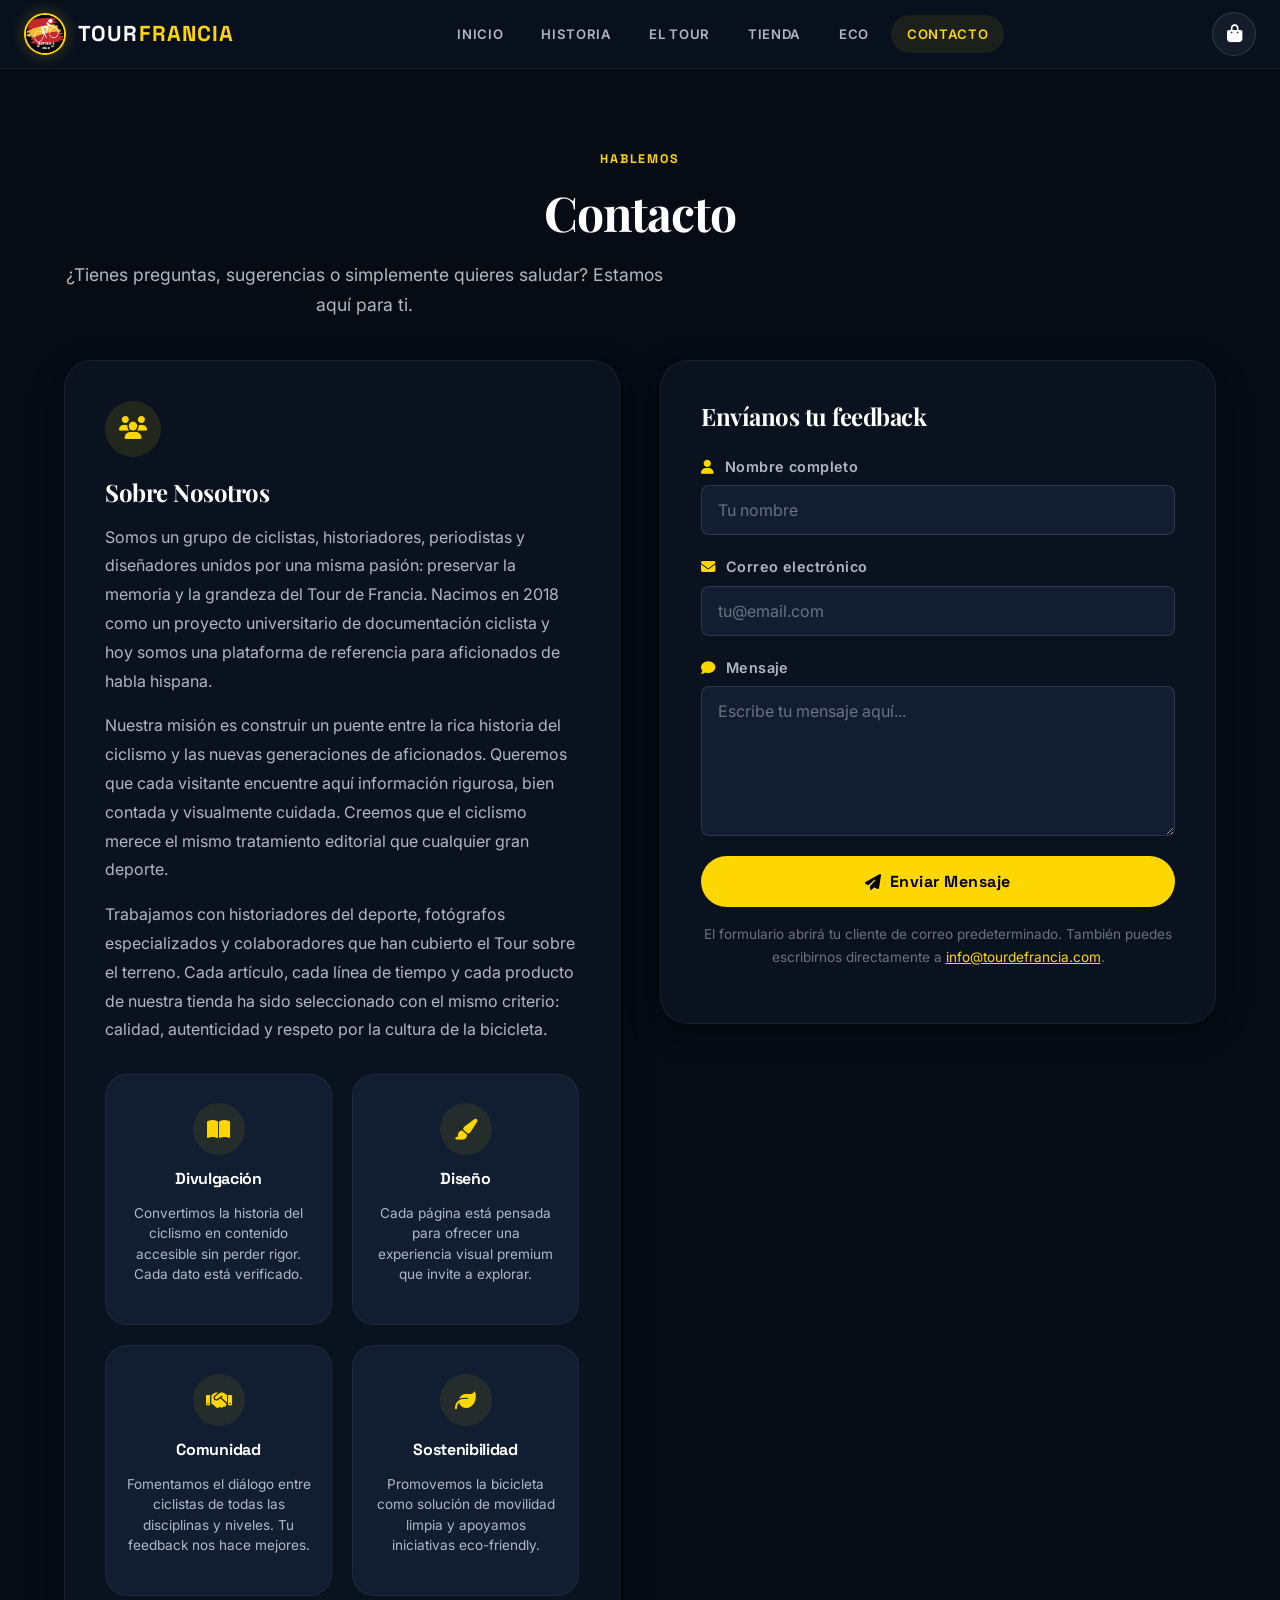
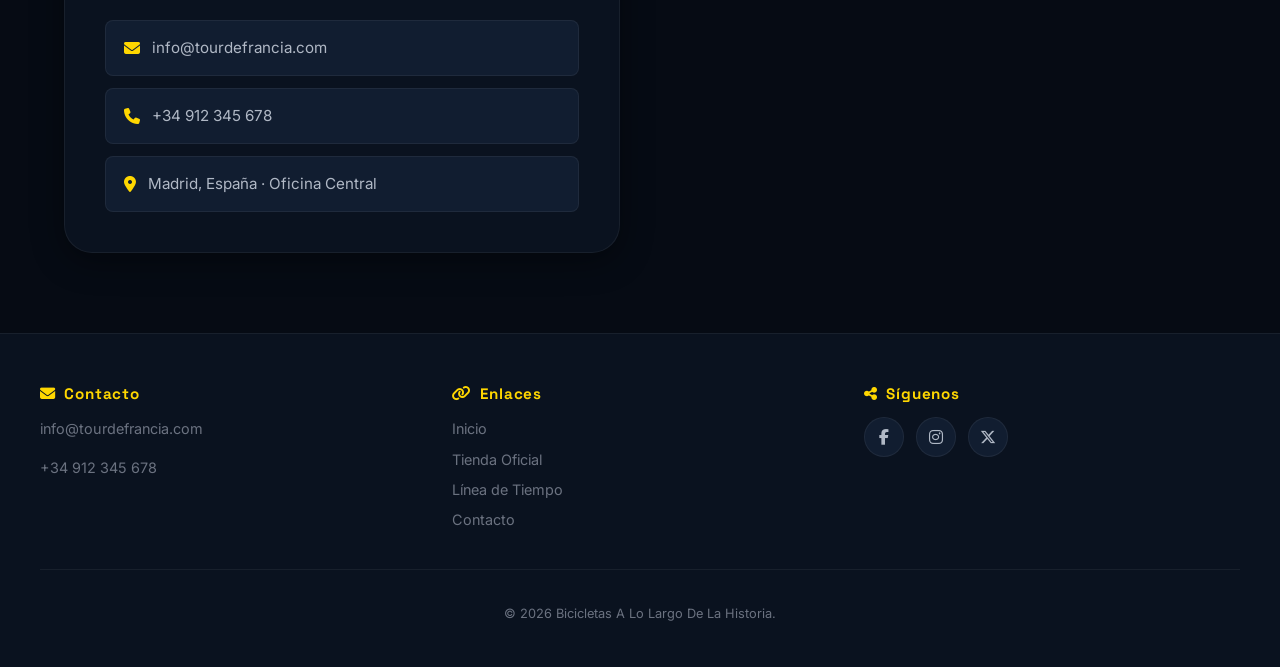
<file: contacto.html>
<!DOCTYPE html>
<html lang="es">
<head>
    <meta charset="UTF-8">
    <meta name="viewport" content="width=device-width, initial-scale=1.0">
    <title>Contacto | Tour de Francia</title>
    <link rel="stylesheet" href="style.css">
    <link rel="preconnect" href="https://fonts.googleapis.com">
    <link rel="preconnect" href="https://fonts.gstatic.com" crossorigin>
    <link href="https://fonts.googleapis.com/css2?family=Inter:wght@300;400;500;600;700;800;900&family=Playfair+Display:wght@400;500;600;700;800&family=Space+Grotesk:wght@400;500;600;700&display=swap" rel="stylesheet">
    <link rel="stylesheet" href="https://cdnjs.cloudflare.com/ajax/libs/font-awesome/6.5.0/css/all.min.css">
</head>
<body>
    <div class="page-wrapper">
        <header class="header">
            <div class="header-inner">
                <a href="index.html" class="logo-area">
                    <img src="imagenes/logo.png" alt="Logo Tour" class="logo-img">
                    <span class="logo-text">TOUR<span class="logo-accent">FRANCIA</span></span>
                </a>
                <button class="mobile-menu-toggle" aria-label="Abrir menú" onclick="toggleMobileMenu()">
                    <span></span><span></span><span></span>
                </button>
                <nav class="main-nav" id="mainNav">
                    <ul>
                        <li><a href="index.html">INICIO</a></li>
                        <li><a href="Historia.html">HISTORIA</a></li>
                        <li><a href="historia-tour-de-francia.html">EL TOUR</a></li>
                        <li><a href="tienda.html">TIENDA</a></li>
                        <li><a href="sostenibilidad.html">ECO</a></li>
                        <li><a href="contacto.html" class="active">CONTACTO</a></li>
                    </ul>
                </nav>
                <button class="cart-toggle-btn" onclick="toggleCarrito()" aria-label="Carrito">
                    <i class="fas fa-shopping-bag"></i>
                    <span class="cart-count-badge" id="cartCountBadge">0</span>
                </button>
            </div>
        </header>

        <main>
            <section class="section-container contact-section">
                <span class="section-eyebrow">HABLEMOS</span>
                <h2 class="section-title">Contacto</h2>
                <p class="section-subtitle">¿Tienes preguntas, sugerencias o simplemente quieres saludar? Estamos aquí para ti.</p>

                <div class="contact-grid">
                    <div class="about-us">
                        <div class="about-icon"><i class="fas fa-users"></i></div>
                        <h2>Sobre Nosotros</h2>
                        <p>Somos un grupo de ciclistas, historiadores, periodistas y diseñadores unidos por una misma pasión: preservar la memoria y la grandeza del Tour de Francia. Nacimos en 2018 como un proyecto universitario de documentación ciclista y hoy somos una plataforma de referencia para aficionados de habla hispana.</p>
                        <p>Nuestra misión es construir un puente entre la rica historia del ciclismo y las nuevas generaciones de aficionados. Queremos que cada visitante encuentre aquí información rigurosa, bien contada y visualmente cuidada. Creemos que el ciclismo merece el mismo tratamiento editorial que cualquier gran deporte.</p>
                        <p>Trabajamos con historiadores del deporte, fotógrafos especializados y colaboradores que han cubierto el Tour sobre el terreno. Cada artículo, cada línea de tiempo y cada producto de nuestra tienda ha sido seleccionado con el mismo criterio: calidad, autenticidad y respeto por la cultura de la bicicleta.</p>

                        <div class="values-grid" style="margin-top: 30px;">
                            <div class="value-card">
                                <div class="value-card-icon"><i class="fas fa-book-open"></i></div>
                                <h4>Divulgación</h4>
                                <p>Convertimos la historia del ciclismo en contenido accesible sin perder rigor. Cada dato está verificado.</p>
                            </div>
                            <div class="value-card">
                                <div class="value-card-icon"><i class="fas fa-paint-brush"></i></div>
                                <h4>Diseño</h4>
                                <p>Cada página está pensada para ofrecer una experiencia visual premium que invite a explorar.</p>
                            </div>
                            <div class="value-card">
                                <div class="value-card-icon"><i class="fas fa-handshake"></i></div>
                                <h4>Comunidad</h4>
                                <p>Fomentamos el diálogo entre ciclistas de todas las disciplinas y niveles. Tu feedback nos hace mejores.</p>
                            </div>
                            <div class="value-card">
                                <div class="value-card-icon"><i class="fas fa-leaf"></i></div>
                                <h4>Sostenibilidad</h4>
                                <p>Promovemos la bicicleta como solución de movilidad limpia y apoyamos iniciativas eco-friendly.</p>
                            </div>
                        </div>

                        <div class="contact-info-cards">
                            <div class="info-card">
                                <i class="fas fa-envelope"></i>
                                <span>info@tourdefrancia.com</span>
                            </div>
                            <div class="info-card">
                                <i class="fas fa-phone"></i>
                                <span>+34 912 345 678</span>
                            </div>
                            <div class="info-card">
                                <i class="fas fa-map-marker-alt"></i>
                                <span>Madrid, España · Oficina Central</span>
                            </div>
                        </div>
                    </div>

                    <div class="feedback-section">
                        <h2>Envíanos tu feedback</h2>
                        <form id="feedback-form" class="contact-form">
                            <div class="form-group">
                                <label for="name"><i class="fas fa-user"></i> Nombre completo</label>
                                <input type="text" id="name" name="name" placeholder="Tu nombre" required>
                            </div>
                            <div class="form-group">
                                <label for="email"><i class="fas fa-envelope"></i> Correo electrónico</label>
                                <input type="email" id="email" name="email" placeholder="tu@email.com" required>
                            </div>
                            <div class="form-group">
                                <label for="message"><i class="fas fa-comment"></i> Mensaje</label>
                                <textarea id="message" name="message" rows="6" placeholder="Escribe tu mensaje aquí..." required></textarea>
                            </div>
                            <button type="submit" class="btn-submit"><i class="fas fa-paper-plane"></i> Enviar Mensaje</button>
                        </form>
                        <p class="form-note">El formulario abrirá tu cliente de correo predeterminado. También puedes escribirnos directamente a <a href="mailto:info@tourdefrancia.com">info@tourdefrancia.com</a>.</p>
                    </div>
                </div>
            </section>
        </main>

        <footer class="footer">
            <div class="footer-grid">
                <div class="footer-section">
                    <h3><i class="fas fa-envelope"></i> Contacto</h3>
                    <p>info@tourdefrancia.com</p>
                    <p>+34 912 345 678</p>
                </div>
                <div class="footer-section">
                    <h3><i class="fas fa-link"></i> Enlaces</h3>
                    <ul>
                        <li><a href="index.html">Inicio</a></li>
                        <li><a href="tienda.html">Tienda Oficial</a></li>
                        <li><a href="Historia.html">Línea de Tiempo</a></li>
                        <li><a href="contacto.html">Contacto</a></li>
                    </ul>
                </div>
                <div class="footer-section">
                    <h3><i class="fas fa-share-alt"></i> Síguenos</h3>
                    <div class="social-icons">
                        <a href="#" aria-label="Facebook"><i class="fab fa-facebook-f"></i></a>
                        <a href="#" aria-label="Instagram"><i class="fab fa-instagram"></i></a>
                        <a href="#" aria-label="Twitter"><i class="fab fa-x-twitter"></i></a>
                    </div>
                </div>
            </div>
            <div class="footer-bottom">
                <p>&copy; 2026 Bicicletas A Lo Largo De La Historia.</p>
            </div>
        </footer>
    </div>

    <div id="carrito-flotante" class="cart-box">
        <div class="cart-header">
            <span><i class="fas fa-shopping-bag"></i> Tu Cesta</span>
            <button onclick="toggleCarrito()" aria-label="Cerrar carrito"><i class="fas fa-times"></i></button>
        </div>
        <ul id="lista-carrito"><li class="empty-msg">Tu cesta está vacía</li></ul>
        <div class="cart-footer">
            <p>Total: <strong><span id="total-precio">0</span> €</strong></p>
            <button class="pay-btn" onclick="pagar()">Pagar Ahora</button>
        </div>
    </div>
    <div id="toast"></div>

    <script src="script.js"></script>
    <script>
        prepararFeedbackForm(document.getElementById('feedback-form'));
    </script>
</body>
</html>
</file>
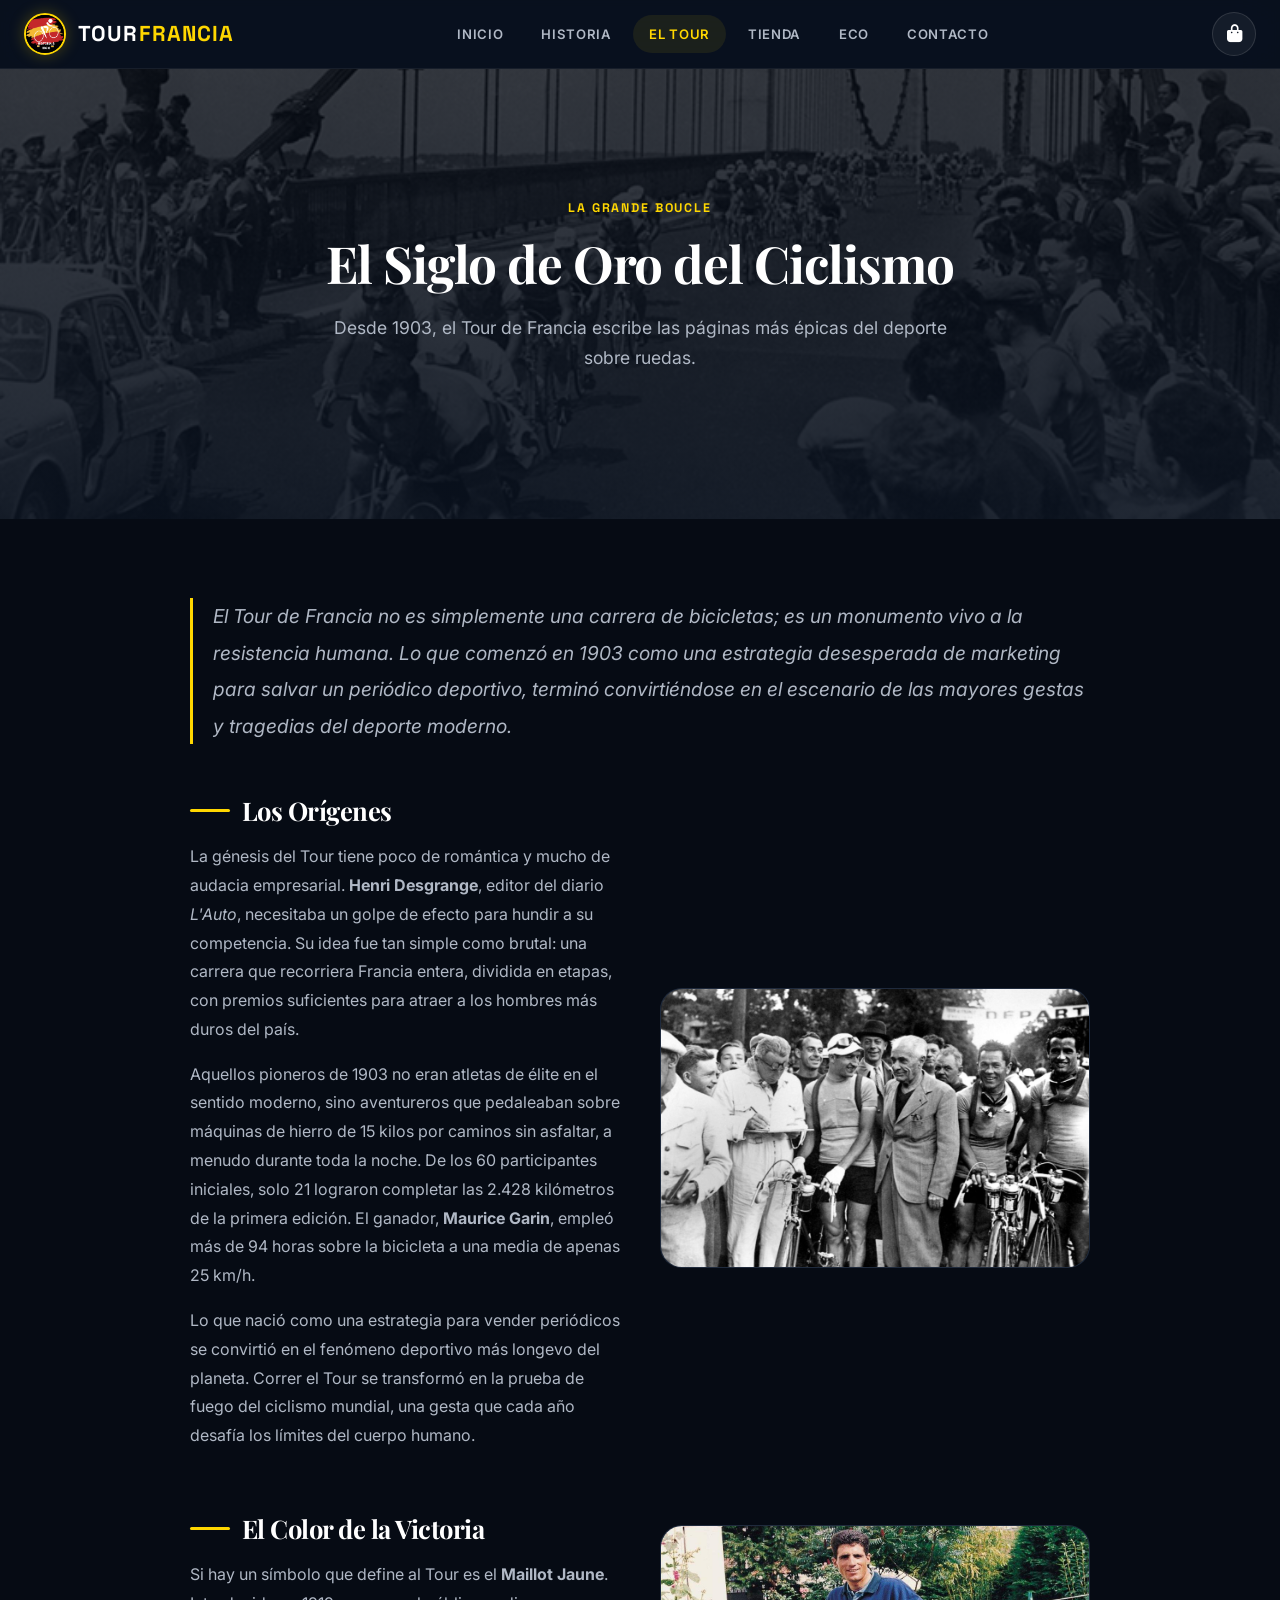
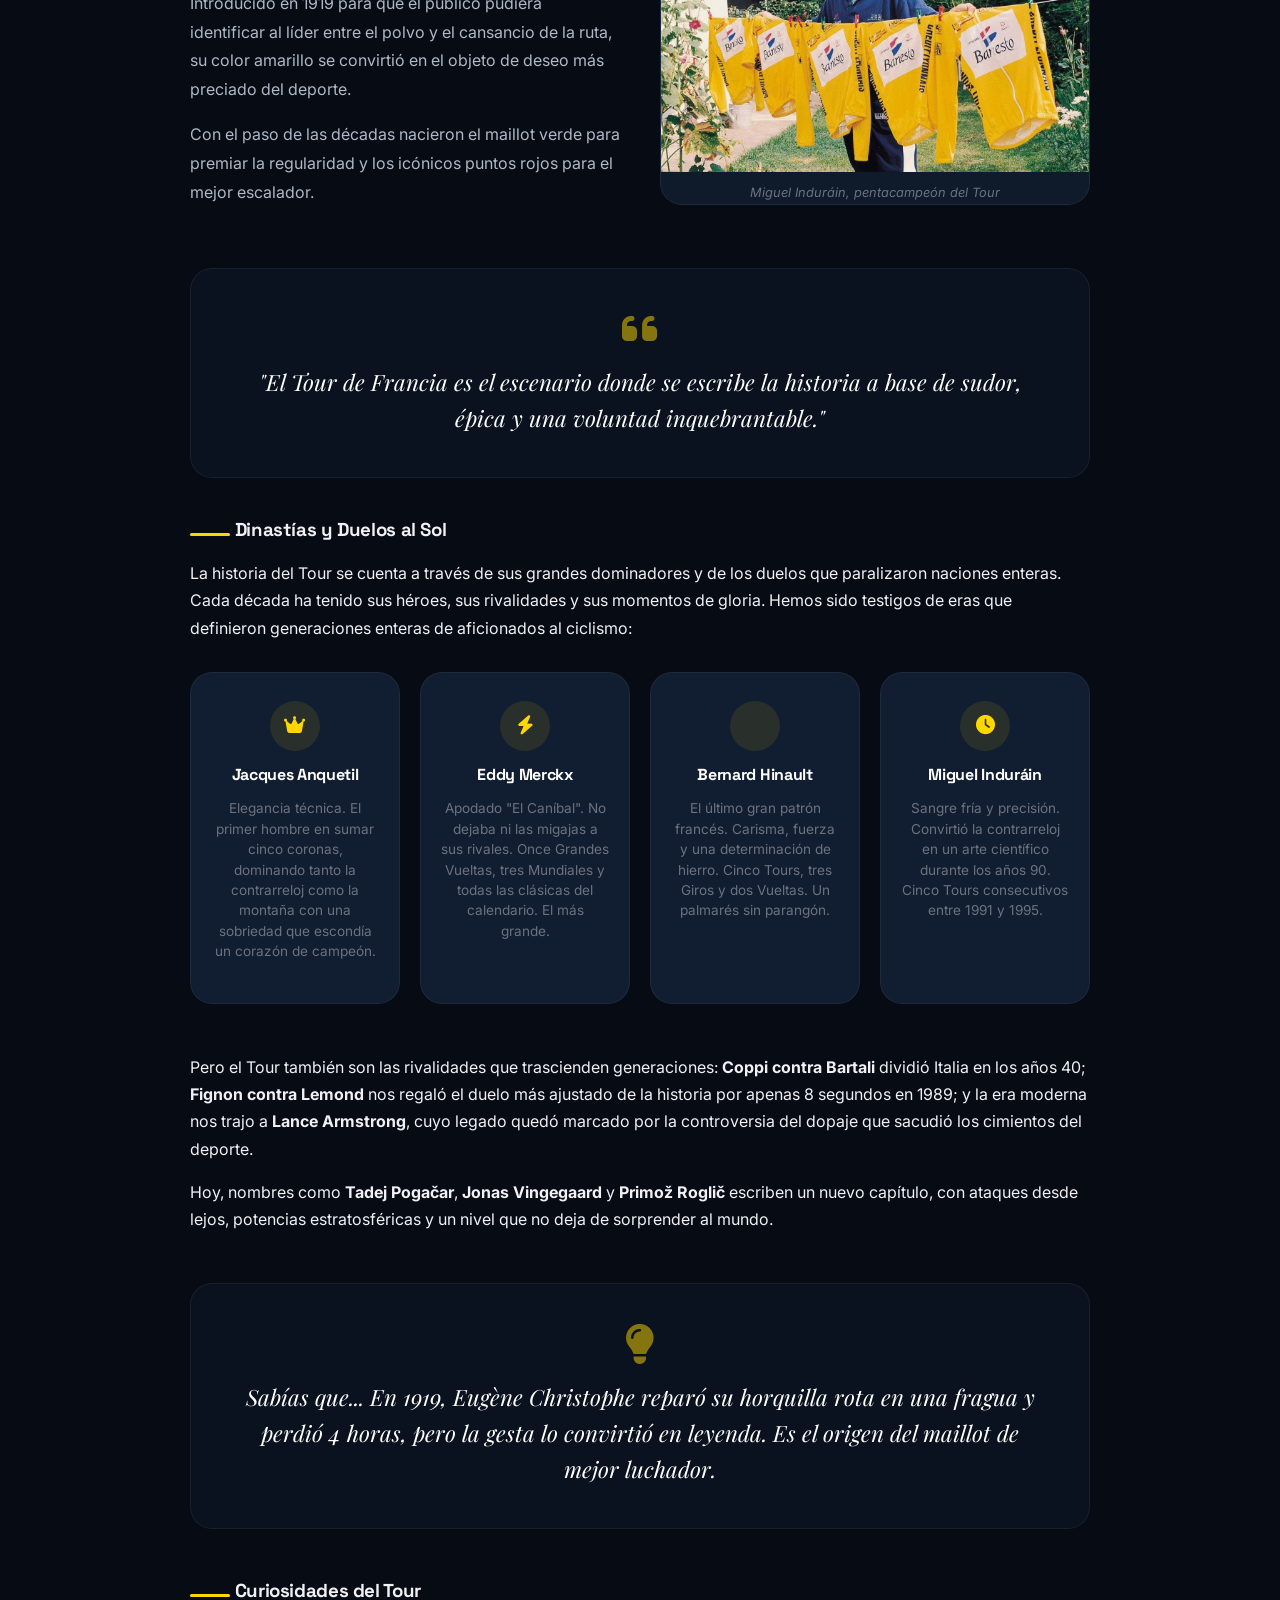
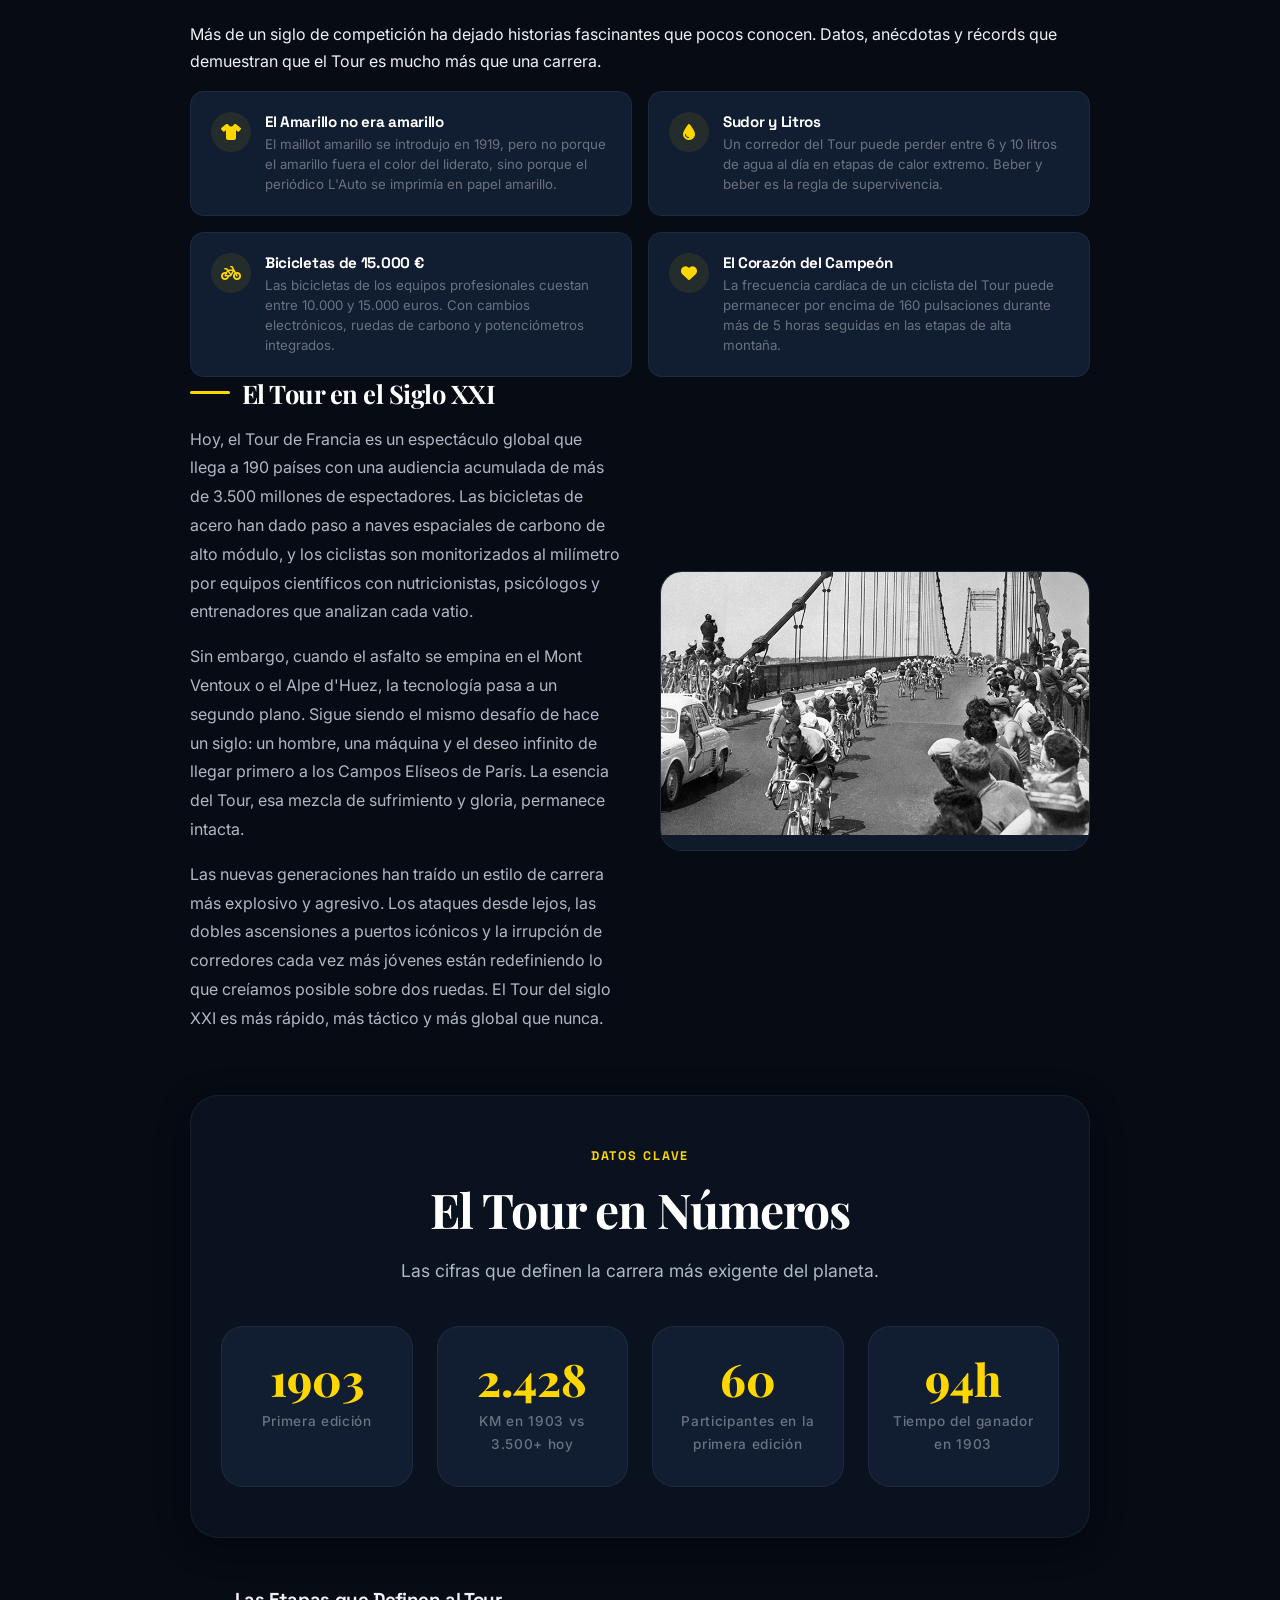
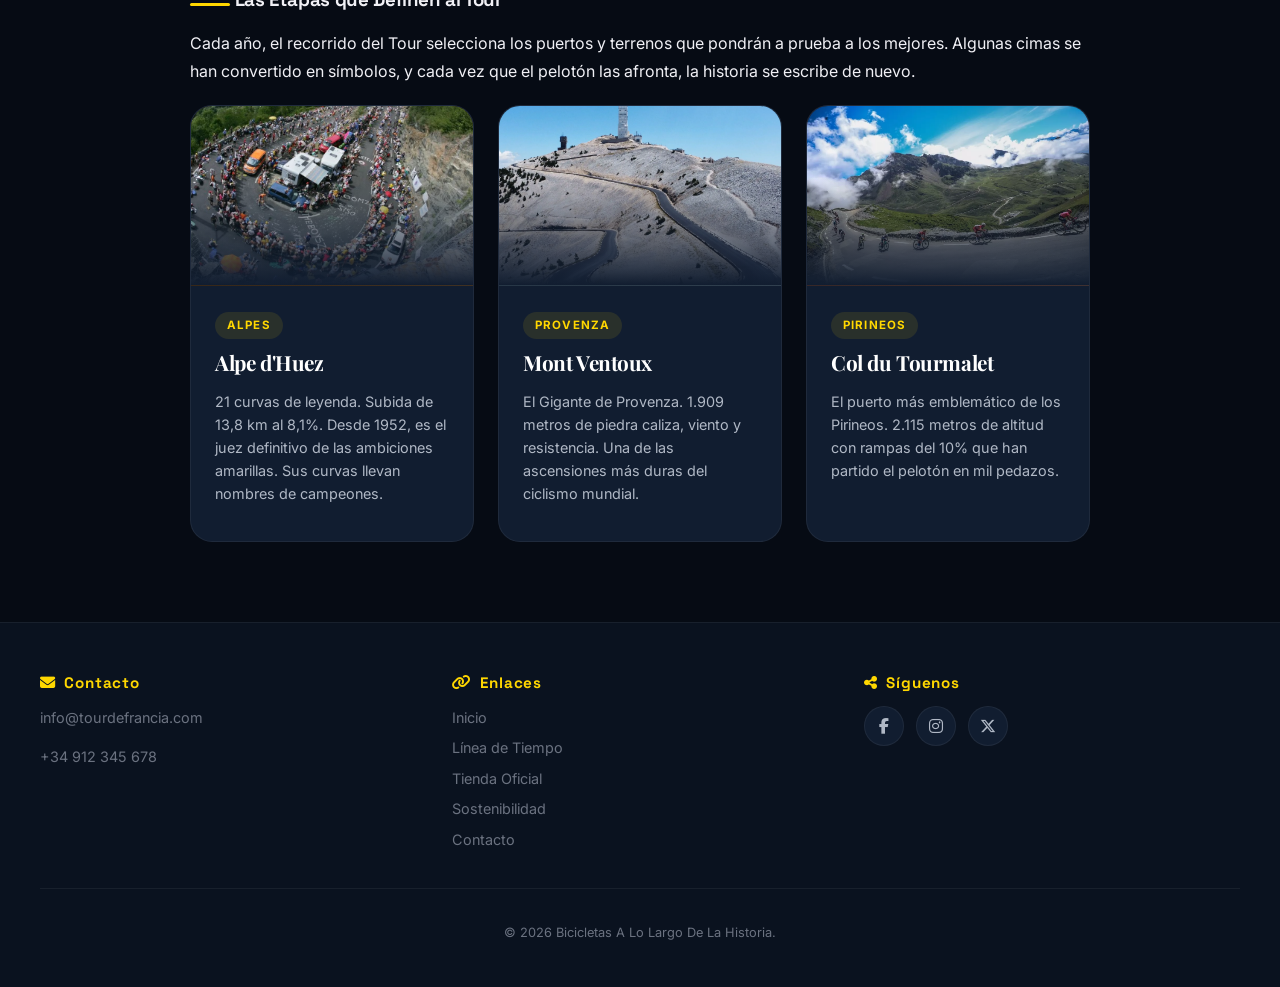
<file: historia-tour-de-francia.html>
<!DOCTYPE html>
<html lang="es">
<head>
    <meta charset="UTF-8">
    <meta name="viewport" content="width=device-width, initial-scale=1.0">
    <title>El Tour de Francia | Historia de la Grande Boucle</title>
    <link rel="stylesheet" href="style.css">
    <link rel="preconnect" href="https://fonts.googleapis.com">
    <link rel="preconnect" href="https://fonts.gstatic.com" crossorigin>
    <link href="https://fonts.googleapis.com/css2?family=Inter:wght@300;400;500;600;700;800;900&family=Playfair+Display:wght@400;500;600;700;800&family=Space+Grotesk:wght@400;500;600;700&display=swap" rel="stylesheet">
    <link rel="stylesheet" href="https://cdnjs.cloudflare.com/ajax/libs/font-awesome/6.5.0/css/all.min.css">
</head>
<body>
    <div class="page-wrapper">
        <header class="header">
            <div class="header-inner">
                <a href="index.html" class="logo-area">
                    <img src="imagenes/logo.png" alt="Logo Tour" class="logo-img">
                    <span class="logo-text">TOUR<span class="logo-accent">FRANCIA</span></span>
                </a>
                <button class="mobile-menu-toggle" aria-label="Abrir menú" onclick="toggleMobileMenu()">
                    <span></span><span></span><span></span>
                </button>
                <nav class="main-nav" id="mainNav">
                    <ul>
                        <li><a href="index.html">INICIO</a></li>
                        <li><a href="Historia.html">HISTORIA</a></li>
                        <li><a href="historia-tour-de-francia.html" class="active">EL TOUR</a></li>
                        <li><a href="tienda.html">TIENDA</a></li>
                        <li><a href="sostenibilidad.html">ECO</a></li>
                        <li><a href="contacto.html">CONTACTO</a></li>
                    </ul>
                </nav>
                <button class="cart-toggle-btn" onclick="toggleCarrito()" aria-label="Carrito">
                    <i class="fas fa-shopping-bag"></i>
                    <span class="cart-count-badge" id="cartCountBadge">0</span>
                </button>
            </div>
        </header>

        <main>
            <div class="article-hero">
                <div class="article-hero-overlay"></div>
                <div class="article-hero-content">
                    <span class="section-eyebrow">LA GRANDE BOUCLE</span>
                    <h1>El Siglo de Oro del Ciclismo</h1>
                    <p>Desde 1903, el Tour de Francia escribe las páginas más épicas del deporte sobre ruedas.</p>
                </div>
            </div>

            <section class="section-container article-section">
                <article class="article-content">
                    <p class="article-intro">El Tour de Francia no es simplemente una carrera de bicicletas; es un monumento vivo a la resistencia humana. Lo que comenzó en 1903 como una estrategia desesperada de marketing para salvar un periódico deportivo, terminó convirtiéndose en el escenario de las mayores gestas y tragedias del deporte moderno.</p>

                    <div class="article-block">
                        <div class="article-text">
                            <h3><span class="accent-line"></span> Los Orígenes</h3>
                            <p>La génesis del Tour tiene poco de romántica y mucho de audacia empresarial. <strong>Henri Desgrange</strong>, editor del diario <em>L'Auto</em>, necesitaba un golpe de efecto para hundir a su competencia. Su idea fue tan simple como brutal: una carrera que recorriera Francia entera, dividida en etapas, con premios suficientes para atraer a los hombres más duros del país.</p>
                            <p>Aquellos pioneros de 1903 no eran atletas de élite en el sentido moderno, sino aventureros que pedaleaban sobre máquinas de hierro de 15 kilos por caminos sin asfaltar, a menudo durante toda la noche. De los 60 participantes iniciales, solo 21 lograron completar las 2.428 kilómetros de la primera edición. El ganador, <strong>Maurice Garin</strong>, empleó más de 94 horas sobre la bicicleta a una media de apenas 25 km/h.</p>
                            <p>Lo que nació como una estrategia para vender periódicos se convirtió en el fenómeno deportivo más longevo del planeta. Correr el Tour se transformó en la prueba de fuego del ciclismo mundial, una gesta que cada año desafía los límites del cuerpo humano.</p>
                        </div>
                        <div class="article-image">
                            <img src="imagenes/Henri-Desgrange-profimedia-0287458553.jpg" alt="Henri Desgrange" onerror="this.style.display='none'; this.parentElement.style.background='linear-gradient(135deg, #1a1a2a, #2a1a3a)';">
                            <span class="image-caption">Henri Desgrange, padre del Tour de Francia</span>
                        </div>
                    </div>

                    <div class="article-block reverse">
                        <div class="article-image">
                            <img src="imagenes/miguel-indurain-en-1995-tras-ganar-su-quinto-tour-consecutivo.jpeg" alt="Miguel Induráin" onerror="this.style.display='none'; this.parentElement.style.background='linear-gradient(135deg, #2a2a1a, #3a2a1a)';">
                            <span class="image-caption">Miguel Induráin, pentacampeón del Tour</span>
                        </div>
                        <div class="article-text">
                            <h3><span class="accent-line"></span> El Color de la Victoria</h3>
                            <p>Si hay un símbolo que define al Tour es el <strong>Maillot Jaune</strong>. Introducido en 1919 para que el público pudiera identificar al líder entre el polvo y el cansancio de la ruta, su color amarillo se convirtió en el objeto de deseo más preciado del deporte.</p>
                            <p>Con el paso de las décadas nacieron el maillot verde para premiar la regularidad y los icónicos puntos rojos para el mejor escalador.</p>
                        </div>
                    </div>

                    <div class="article-highlight">
                        <i class="fas fa-quote-left"></i>
                        <blockquote>"El Tour de Francia es el escenario donde se escribe la historia a base de sudor, épica y una voluntad inquebrantable."</blockquote>
                    </div>

                    <h3><span class="accent-line"></span> Dinastías y Duelos al Sol</h3>
                    <p>La historia del Tour se cuenta a través de sus grandes dominadores y de los duelos que paralizaron naciones enteras. Cada década ha tenido sus héroes, sus rivalidades y sus momentos de gloria. Hemos sido testigos de eras que definieron generaciones enteras de aficionados al ciclismo:</p>

                    <div class="champions-grid">
                        <div class="champion-card">
                            <div class="champion-icon"><i class="fas fa-crown"></i></div>
                            <h4>Jacques Anquetil</h4>
                            <p>Elegancia técnica. El primer hombre en sumar cinco coronas, dominando tanto la contrarreloj como la montaña con una sobriedad que escondía un corazón de campeón.</p>
                        </div>
                        <div class="champion-card">
                            <div class="champion-icon"><i class="fas fa-bolt"></i></div>
                            <h4>Eddy Merckx</h4>
                            <p>Apodado "El Caníbal". No dejaba ni las migajas a sus rivales. Once Grandes Vueltas, tres Mundiales y todas las clásicas del calendario. El más grande.</p>
                        </div>
                        <div class="champion-card">
                            <div class="champion-icon"><i class="fas fa-shield-haltered"></i></div>
                            <h4>Bernard Hinault</h4>
                            <p>El último gran patrón francés. Carisma, fuerza y una determinación de hierro. Cinco Tours, tres Giros y dos Vueltas. Un palmarés sin parangón.</p>
                        </div>
                        <div class="champion-card">
                            <div class="champion-icon"><i class="fas fa-clock"></i></div>
                            <h4>Miguel Induráin</h4>
                            <p>Sangre fría y precisión. Convirtió la contrarreloj en un arte científico durante los años 90. Cinco Tours consecutivos entre 1991 y 1995.</p>
                        </div>
                    </div>

                    <p>Pero el Tour también son las rivalidades que trascienden generaciones: <strong>Coppi contra Bartali</strong> dividió Italia en los años 40; <strong>Fignon contra Lemond</strong> nos regaló el duelo más ajustado de la historia por apenas 8 segundos en 1989; y la era moderna nos trajo a <strong>Lance Armstrong</strong>, cuyo legado quedó marcado por la controversia del dopaje que sacudió los cimientos del deporte.</p>
                    <p>Hoy, nombres como <strong>Tadej Pogačar</strong>, <strong>Jonas Vingegaard</strong> y <strong>Primož Roglič</strong> escriben un nuevo capítulo, con ataques desde lejos, potencias estratosféricas y un nivel que no deja de sorprender al mundo.</p>

                    <!-- DATOS CURIOSOS -->
                    <div class="article-highlight" style="margin-top: 50px;">
                        <i class="fas fa-lightbulb"></i>
                        <blockquote>Sabías que... En 1919, Eugène Christophe reparó su horquilla rota en una fragua y perdió 4 horas, pero la gesta lo convirtió en leyenda. Es el origen del maillot de mejor luchador.</blockquote>
                    </div>

                    <h3 style="margin-top: 50px;"><span class="accent-line"></span> Curiosidades del Tour</h3>
                    <p>Más de un siglo de competición ha dejado historias fascinantes que pocos conocen. Datos, anécdotas y récords que demuestran que el Tour es mucho más que una carrera.</p>
                    <div class="facts-list">
                        <div class="fact-item">
                            <div class="fact-icon"><i class="fas fa-tshirt"></i></div>
                            <div class="fact-text">
                                <h4>El Amarillo no era amarillo</h4>
                                <p>El maillot amarillo se introdujo en 1919, pero no porque el amarillo fuera el color del liderato, sino porque el periódico L'Auto se imprimía en papel amarillo.</p>
                            </div>
                        </div>
                        <div class="fact-item">
                            <div class="fact-icon"><i class="fas fa-tint"></i></div>
                            <div class="fact-text">
                                <h4>Sudor y Litros</h4>
                                <p>Un corredor del Tour puede perder entre 6 y 10 litros de agua al día en etapas de calor extremo. Beber y beber es la regla de supervivencia.</p>
                            </div>
                        </div>
                        <div class="fact-item">
                            <div class="fact-icon"><i class="fas fa-bicycle"></i></div>
                            <div class="fact-text">
                                <h4>Bicicletas de 15.000 €</h4>
                                <p>Las bicicletas de los equipos profesionales cuestan entre 10.000 y 15.000 euros. Con cambios electrónicos, ruedas de carbono y potenciómetros integrados.</p>
                            </div>
                        </div>
                        <div class="fact-item">
                            <div class="fact-icon"><i class="fas fa-heart"></i></div>
                            <div class="fact-text">
                                <h4>El Corazón del Campeón</h4>
                                <p>La frecuencia cardíaca de un ciclista del Tour puede permanecer por encima de 160 pulsaciones durante más de 5 horas seguidas en las etapas de alta montaña.</p>
                            </div>
                        </div>
                    </div>

                    <div class="article-block">
                        <div class="article-text">
                            <h3><span class="accent-line"></span> El Tour en el Siglo XXI</h3>
                            <p>Hoy, el Tour de Francia es un espectáculo global que llega a 190 países con una audiencia acumulada de más de 3.500 millones de espectadores. Las bicicletas de acero han dado paso a naves espaciales de carbono de alto módulo, y los ciclistas son monitorizados al milímetro por equipos científicos con nutricionistas, psicólogos y entrenadores que analizan cada vatio.</p>
                            <p>Sin embargo, cuando el asfalto se empina en el Mont Ventoux o el Alpe d'Huez, la tecnología pasa a un segundo plano. Sigue siendo el mismo desafío de hace un siglo: un hombre, una máquina y el deseo infinito de llegar primero a los Campos Elíseos de París. La esencia del Tour, esa mezcla de sufrimiento y gloria, permanece intacta.</p>
                            <p>Las nuevas generaciones han traído un estilo de carrera más explosivo y agresivo. Los ataques desde lejos, las dobles ascensiones a puertos icónicos y la irrupción de corredores cada vez más jóvenes están redefiniendo lo que creíamos posible sobre dos ruedas. El Tour del siglo XXI es más rápido, más táctico y más global que nunca.</p>
                        </div>
                        <div class="article-image">
                            <img src="imagenes/co-tourdefrancehistory2-en-plt.jpeg" alt="Tour moderno" onerror="this.style.display='none'; this.parentElement.style.background='linear-gradient(135deg, #1a2a3a, #0a1a2a)';">
                            <span class="image-caption">El pelotón moderno en acción</span>
                        </div>
                    </div>

                    <!-- ESTADÍSTICAS -->
                    <div class="stats-banner" style="margin-top: 40px;">
                        <span class="section-eyebrow">DATOS CLAVE</span>
                        <h2 class="section-title" style="margin-bottom: 8px;">El Tour en Números</h2>
                        <p class="section-subtitle" style="margin-left: auto; margin-right: auto;">Las cifras que definen la carrera más exigente del planeta.</p>
                        <div class="stats-grid">
                            <div class="stat-item">
                                <div class="stat-number">1903</div>
                                <div class="stat-label">Primera edición</div>
                            </div>
                            <div class="stat-item">
                                <div class="stat-number">2.428</div>
                                <div class="stat-label">KM en 1903 vs 3.500+ hoy</div>
                            </div>
                            <div class="stat-item">
                                <div class="stat-number">60</div>
                                <div class="stat-label">Participantes en la primera edición</div>
                            </div>
                            <div class="stat-item">
                                <div class="stat-number">94h</div>
                                <div class="stat-label">Tiempo del ganador en 1903</div>
                            </div>
                        </div>
                    </div>

                    <!-- ETAPAS MÍTICAS EN EL TOUR -->
                    <h3 style="margin-top: 50px;"><span class="accent-line"></span> Las Etapas que Definen al Tour</h3>
                    <p>Cada año, el recorrido del Tour selecciona los puertos y terrenos que pondrán a prueba a los mejores. Algunas cimas se han convertido en símbolos, y cada vez que el pelotón las afronta, la historia se escribe de nuevo.</p>

                    <div class="stages-grid" style="margin-top: 20px;">
                        <div class="stage-card">
                            <div class="stage-card-image" style="background: linear-gradient(135deg, #2a1a0a, #3a2a1a);">
                                <i class="fas fa-mountain"></i>
                                <img src="imagenes/alpe_dhuez.jpg" alt="Alpe d'Huez" onerror="this.style.display='none';">
                            </div>
                            <div class="stage-card-body">
                                <span class="stage-tag">Alpes</span>
                                <h3>Alpe d'Huez</h3>
                                <p>21 curvas de leyenda. Subida de 13,8 km al 8,1%. Desde 1952, es el juez definitivo de las ambiciones amarillas. Sus curvas llevan nombres de campeones.</p>
                            </div>
                        </div>
                        <div class="stage-card">
                            <div class="stage-card-image" style="background: linear-gradient(135deg, #1a2a3a, #2a3a4a);">
                                <i class="fas fa-wind"></i>
                                <img src="imagenes/mont_ventoux.jpg" alt="Mont Ventoux" onerror="this.style.display='none';">
                            </div>
                            <div class="stage-card-body">
                                <span class="stage-tag">Provenza</span>
                                <h3>Mont Ventoux</h3>
                                <p>El Gigante de Provenza. 1.909 metros de piedra caliza, viento y resistencia. Una de las ascensiones más duras del ciclismo mundial.</p>
                            </div>
                        </div>
                        <div class="stage-card">
                            <div class="stage-card-image" style="background: linear-gradient(135deg, #2a1a1a, #3a2a2a);">
                                <i class="fas fa-bolt"></i>
                                <img src="imagenes/tourmalet.jpg" alt="Col du Tourmalet" onerror="this.style.display='none';">
                            </div>
                            <div class="stage-card-body">
                                <span class="stage-tag">Pirineos</span>
                                <h3>Col du Tourmalet</h3>
                                <p>El puerto más emblemático de los Pirineos. 2.115 metros de altitud con rampas del 10% que han partido el pelotón en mil pedazos.</p>
                            </div>
                        </div>
                    </div>
                </article>
            </section>
        </main>

        <footer class="footer">
            <div class="footer-grid">
                <div class="footer-section">
                    <h3><i class="fas fa-envelope"></i> Contacto</h3>
                    <p>info@tourdefrancia.com</p>
                    <p>+34 912 345 678</p>
                </div>
                <div class="footer-section">
                    <h3><i class="fas fa-link"></i> Enlaces</h3>
                    <ul>
                        <li><a href="index.html">Inicio</a></li>
                        <li><a href="Historia.html">Línea de Tiempo</a></li>
                        <li><a href="tienda.html">Tienda Oficial</a></li>
                        <li><a href="sostenibilidad.html">Sostenibilidad</a></li>
                        <li><a href="contacto.html">Contacto</a></li>
                    </ul>
                </div>
                <div class="footer-section">
                    <h3><i class="fas fa-share-alt"></i> Síguenos</h3>
                    <div class="social-icons">
                        <a href="#" aria-label="Facebook"><i class="fab fa-facebook-f"></i></a>
                        <a href="#" aria-label="Instagram"><i class="fab fa-instagram"></i></a>
                        <a href="#" aria-label="Twitter"><i class="fab fa-x-twitter"></i></a>
                    </div>
                </div>
            </div>
            <div class="footer-bottom">
                <p>&copy; 2026 Bicicletas A Lo Largo De La Historia.</p>
            </div>
        </footer>
    </div>

    <div id="carrito-flotante" class="cart-box">
        <div class="cart-header">
            <span><i class="fas fa-shopping-bag"></i> Tu Cesta</span>
            <button onclick="toggleCarrito()" aria-label="Cerrar carrito"><i class="fas fa-times"></i></button>
        </div>
        <ul id="lista-carrito"><li class="empty-msg">Tu cesta está vacía</li></ul>
        <div class="cart-footer">
            <p>Total: <strong><span id="total-precio">0</span> €</strong></p>
            <button class="pay-btn" onclick="pagar()">Pagar Ahora</button>
        </div>
    </div>
    <div id="toast"></div>

    <script src="script.js"></script>
</body>
</html>
</file>
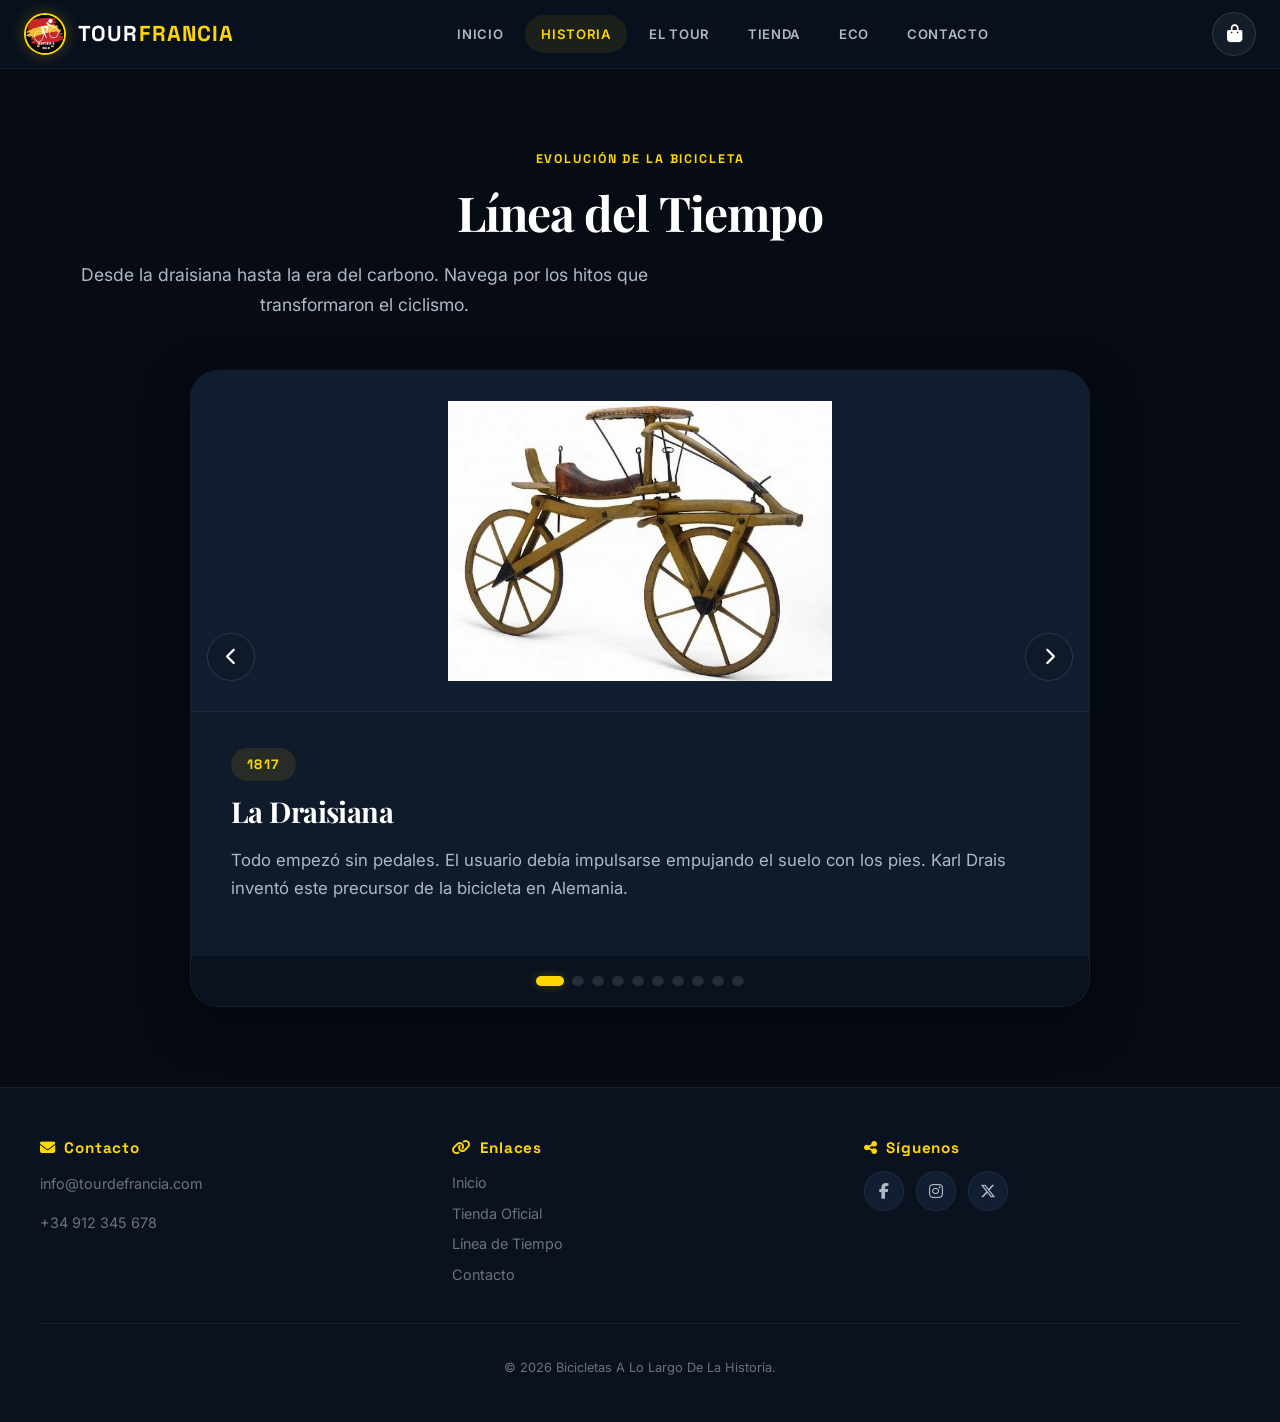
<file: Historia.html>
<!DOCTYPE html>
<html lang="es">
<head>
    <meta charset="UTF-8">
    <meta name="viewport" content="width=device-width, initial-scale=1.0">
    <title>Historia - Línea de Tiempo | Tour de Francia</title>
    <link rel="stylesheet" href="style.css">
    <link rel="preconnect" href="https://fonts.googleapis.com">
    <link rel="preconnect" href="https://fonts.gstatic.com" crossorigin>
    <link href="https://fonts.googleapis.com/css2?family=Inter:wght@300;400;500;600;700;800;900&family=Playfair+Display:wght@400;500;600;700;800&family=Space+Grotesk:wght@400;500;600;700&display=swap" rel="stylesheet">
    <link rel="stylesheet" href="https://cdnjs.cloudflare.com/ajax/libs/font-awesome/6.5.0/css/all.min.css">
</head>
<body>
    <div class="page-wrapper">
        <header class="header">
            <div class="header-inner">
                <a href="index.html" class="logo-area">
                    <img src="imagenes/logo.png" alt="Logo Tour" class="logo-img">
                    <span class="logo-text">TOUR<span class="logo-accent">FRANCIA</span></span>
                </a>
                <button class="mobile-menu-toggle" aria-label="Abrir menú" onclick="toggleMobileMenu()">
                    <span></span><span></span><span></span>
                </button>
                <nav class="main-nav" id="mainNav">
                    <ul>
                        <li><a href="index.html">INICIO</a></li>
                        <li><a href="Historia.html" class="active">HISTORIA</a></li>
                        <li><a href="historia-tour-de-francia.html">EL TOUR</a></li>
                        <li><a href="tienda.html">TIENDA</a></li>
                        <li><a href="sostenibilidad.html">ECO</a></li>
                        <li><a href="contacto.html">CONTACTO</a></li>
                    </ul>
                </nav>
                <button class="cart-toggle-btn" onclick="toggleCarrito()" aria-label="Carrito">
                    <i class="fas fa-shopping-bag"></i>
                    <span class="cart-count-badge" id="cartCountBadge">0</span>
                </button>
            </div>
        </header>

        <main>
            <section class="section-container timeline-section">
                <span class="section-eyebrow">EVOLUCIÓN DE LA BICICLETA</span>
                <h2 class="section-title">Línea del Tiempo</h2>
                <p class="section-subtitle">Desde la draisiana hasta la era del carbono. Navega por los hitos que transformaron el ciclismo.</p>

                <div class="carousel-container" id="timelineCarousel">
                    <div class="carousel-track" id="carouselTrack">
                        <div class="carousel-slide" data-year="1817">
                            <div class="slide-image">
                                <img src="imagenes/draisiana.png" alt="Draisiana" onerror="this.style.display='none'; this.parentElement.style.background='linear-gradient(135deg, #2c1a0a, #3a2510)';">
                            </div>
                            <div class="slide-info">
                                <span class="slide-year">1817</span>
                                <h3>La Draisiana</h3>
                                <p>Todo empezó sin pedales. El usuario debía impulsarse empujando el suelo con los pies. Karl Drais inventó este precursor de la bicicleta en Alemania.</p>
                            </div>
                        </div>
                        <div class="carousel-slide" data-year="1860">
                            <div class="slide-image">
                                <img src="imagenes/pierre.png" alt="Michaux" onerror="this.style.display='none'; this.parentElement.style.background='linear-gradient(135deg, #1a2c1a, #0a1a0a)';">
                            </div>
                            <div class="slide-info">
                                <span class="slide-year">1860</span>
                                <h3>Llegan los Pedales</h3>
                                <p>Pierre Michaux añadió pedales a la rueda delantera. Conocidas como "Sacudehuesos", fueron el primer paso hacia la bicicleta moderna.</p>
                            </div>
                        </div>
                        <div class="carousel-slide" data-year="1870">
                            <div class="slide-image">
                                <img src="imagenes/gran_velocipedo.png" alt="Penny Farthing" onerror="this.style.display='none'; this.parentElement.style.background='linear-gradient(135deg, #2a1a2a, #1a0a1a)';">
                            </div>
                            <div class="slide-info">
                                <span class="slide-year">1870</span>
                                <h3>Penny-Farthing</h3>
                                <p>Rueda delantera gigante para ganar velocidad. Muy peligrosas y propensas a caídas espectaculares sobre el manillar.</p>
                            </div>
                        </div>
                        <div class="carousel-slide" data-year="1885">
                            <div class="slide-image">
                                <img src="imagenes/bicicleta_seguridad.png" alt="Safety Bike" onerror="this.style.display='none'; this.parentElement.style.background='linear-gradient(135deg, #1a2a3a, #0a1a2a)';">
                            </div>
                            <div class="slide-info">
                                <span class="slide-year">1885</span>
                                <h3>La Bicicleta de Seguridad</h3>
                                <p>John Kemp Starley definió la forma moderna: dos ruedas iguales y transmisión por cadena. El diseño que cambió todo.</p>
                            </div>
                        </div>
                        <div class="carousel-slide" data-year="1903">
                            <div class="slide-image">
                                <img src="imagenes/deporte_sigloxx.png" alt="Tour 1903" onerror="this.style.display='none'; this.parentElement.style.background='linear-gradient(135deg, #3a2a1a, #2a1a0a)';">
                            </div>
                            <div class="slide-info">
                                <span class="slide-year">1903</span>
                                <h3>Nace el Tour</h3>
                                <p>Primera edición del Tour de Francia. Bicicletas de acero pesado, sin cambios, y etapas que hoy parecen inhumanas.</p>
                            </div>
                        </div>
                        <div class="carousel-slide" data-year="1937">
                            <div class="slide-image">
                                <img src="imagenes/desviador_1937.png" alt="Desviador 1937" onerror="this.style.display='none'; this.parentElement.style.background='linear-gradient(135deg, #2a1a1a, #3a1a1a)';">
                            </div>
                            <div class="slide-info">
                                <span class="slide-year">1937</span>
                                <h3>Los Cambios de Marcha</h3>
                                <p>El Tour permite por primera vez el uso de desviadores. Los ciclistas ya no tienen que bajarse para cambiar de piñón en las montañas.</p>
                            </div>
                        </div>
                        <div class="carousel-slide" data-year="1989">
                            <div class="slide-image">
                                <img src="imagenes/lemond_1989.png" alt="Greg LeMond 1989" onerror="this.style.display='none'; this.parentElement.style.background='linear-gradient(135deg, #1a3a2a, #0a2a1a)';">
                            </div>
                            <div class="slide-info">
                                <span class="slide-year">1989</span>
                                <h3>Revolución Aerodinámica</h3>
                                <p>Greg LeMond gana el Tour por solo 8 segundos usando manillar de triatlón y casco aerodinámico. La resistencia al viento se vuelve prioridad máxima.</p>
                            </div>
                        </div>
                        <div class="carousel-slide" data-year="1990">
                            <div class="slide-image">
                                <img src="imagenes/carbono_1990.png" alt="Bicicleta de Carbono" onerror="this.style.display='none'; this.parentElement.style.background='linear-gradient(135deg, #1a1a3a, #0a0a2a)';">
                            </div>
                            <div class="slide-info">
                                <span class="slide-year">1990</span>
                                <h3>La Era del Carbono</h3>
                                <p>El acero y el aluminio dan paso a la fibra de carbono. Cuadros ultraligeros, rígidos y con formas moldeadas al milímetro.</p>
                            </div>
                        </div>
                        <div class="carousel-slide" data-year="2009">
                            <div class="slide-image">
                                <img src="imagenes/electronico_2009.png" alt="Cambios Electrónicos" onerror="this.style.display='none'; this.parentElement.style.background='linear-gradient(135deg, #2a2a1a, #1a1a0a)';">
                            </div>
                            <div class="slide-info">
                                <span class="slide-year">2009</span>
                                <h3>Cambios Electrónicos</h3>
                                <p>Comienza la era de la electrónica en el pelotón. Cambios de precisión con batería que revolucionan la competición.</p>
                            </div>
                        </div>
                        <div class="carousel-slide" data-year="HOY">
                            <div class="slide-image">
                                <img src="imagenes/era_moderna.png" alt="Era Moderna" onerror="this.style.display='none'; this.parentElement.style.background='linear-gradient(135deg, #0a1a2a, #0a2a3a)';">
                            </div>
                            <div class="slide-info">
                                <span class="slide-year">HOY</span>
                                <h3>Era Moderna</h3>
                                <p>Carbono de alto módulo, cambios electrónicos inalámbricos, aerodinámica extrema y potenciómetros integrados. La cumbre de la ingeniería ciclista.</p>
                            </div>
                        </div>
                    </div>
                    <button class="carousel-btn carousel-prev" onclick="moveCarousel(-1)" aria-label="Anterior"><i class="fas fa-chevron-left"></i></button>
                    <button class="carousel-btn carousel-next" onclick="moveCarousel(1)" aria-label="Siguiente"><i class="fas fa-chevron-right"></i></button>
                    <div class="carousel-dots" id="carouselDots"></div>
                </div>
            </section>
        </main>

        <footer class="footer">
            <div class="footer-grid">
                <div class="footer-section">
                    <h3><i class="fas fa-envelope"></i> Contacto</h3>
                    <p>info@tourdefrancia.com</p>
                    <p>+34 912 345 678</p>
                </div>
                <div class="footer-section">
                    <h3><i class="fas fa-link"></i> Enlaces</h3>
                    <ul>
                        <li><a href="index.html">Inicio</a></li>
                        <li><a href="tienda.html">Tienda Oficial</a></li>
                        <li><a href="Historia.html">Línea de Tiempo</a></li>
                        <li><a href="contacto.html">Contacto</a></li>
                    </ul>
                </div>
                <div class="footer-section">
                    <h3><i class="fas fa-share-alt"></i> Síguenos</h3>
                    <div class="social-icons">
                        <a href="#" aria-label="Facebook"><i class="fab fa-facebook-f"></i></a>
                        <a href="#" aria-label="Instagram"><i class="fab fa-instagram"></i></a>
                        <a href="#" aria-label="Twitter"><i class="fab fa-x-twitter"></i></a>
                    </div>
                </div>
            </div>
            <div class="footer-bottom">
                <p>&copy; 2026 Bicicletas A Lo Largo De La Historia.</p>
            </div>
        </footer>
    </div>

    <div id="carrito-flotante" class="cart-box">
        <div class="cart-header">
            <span><i class="fas fa-shopping-bag"></i> Tu Cesta</span>
            <button onclick="toggleCarrito()" aria-label="Cerrar carrito"><i class="fas fa-times"></i></button>
        </div>
        <ul id="lista-carrito"><li class="empty-msg">Tu cesta está vacía</li></ul>
        <div class="cart-footer">
            <p>Total: <strong><span id="total-precio">0</span> €</strong></p>
            <button class="pay-btn" onclick="pagar()">Pagar Ahora</button>
        </div>
    </div>
    <div id="toast"></div>

    <script src="script.js"></script>
</body>
</html>
</file>
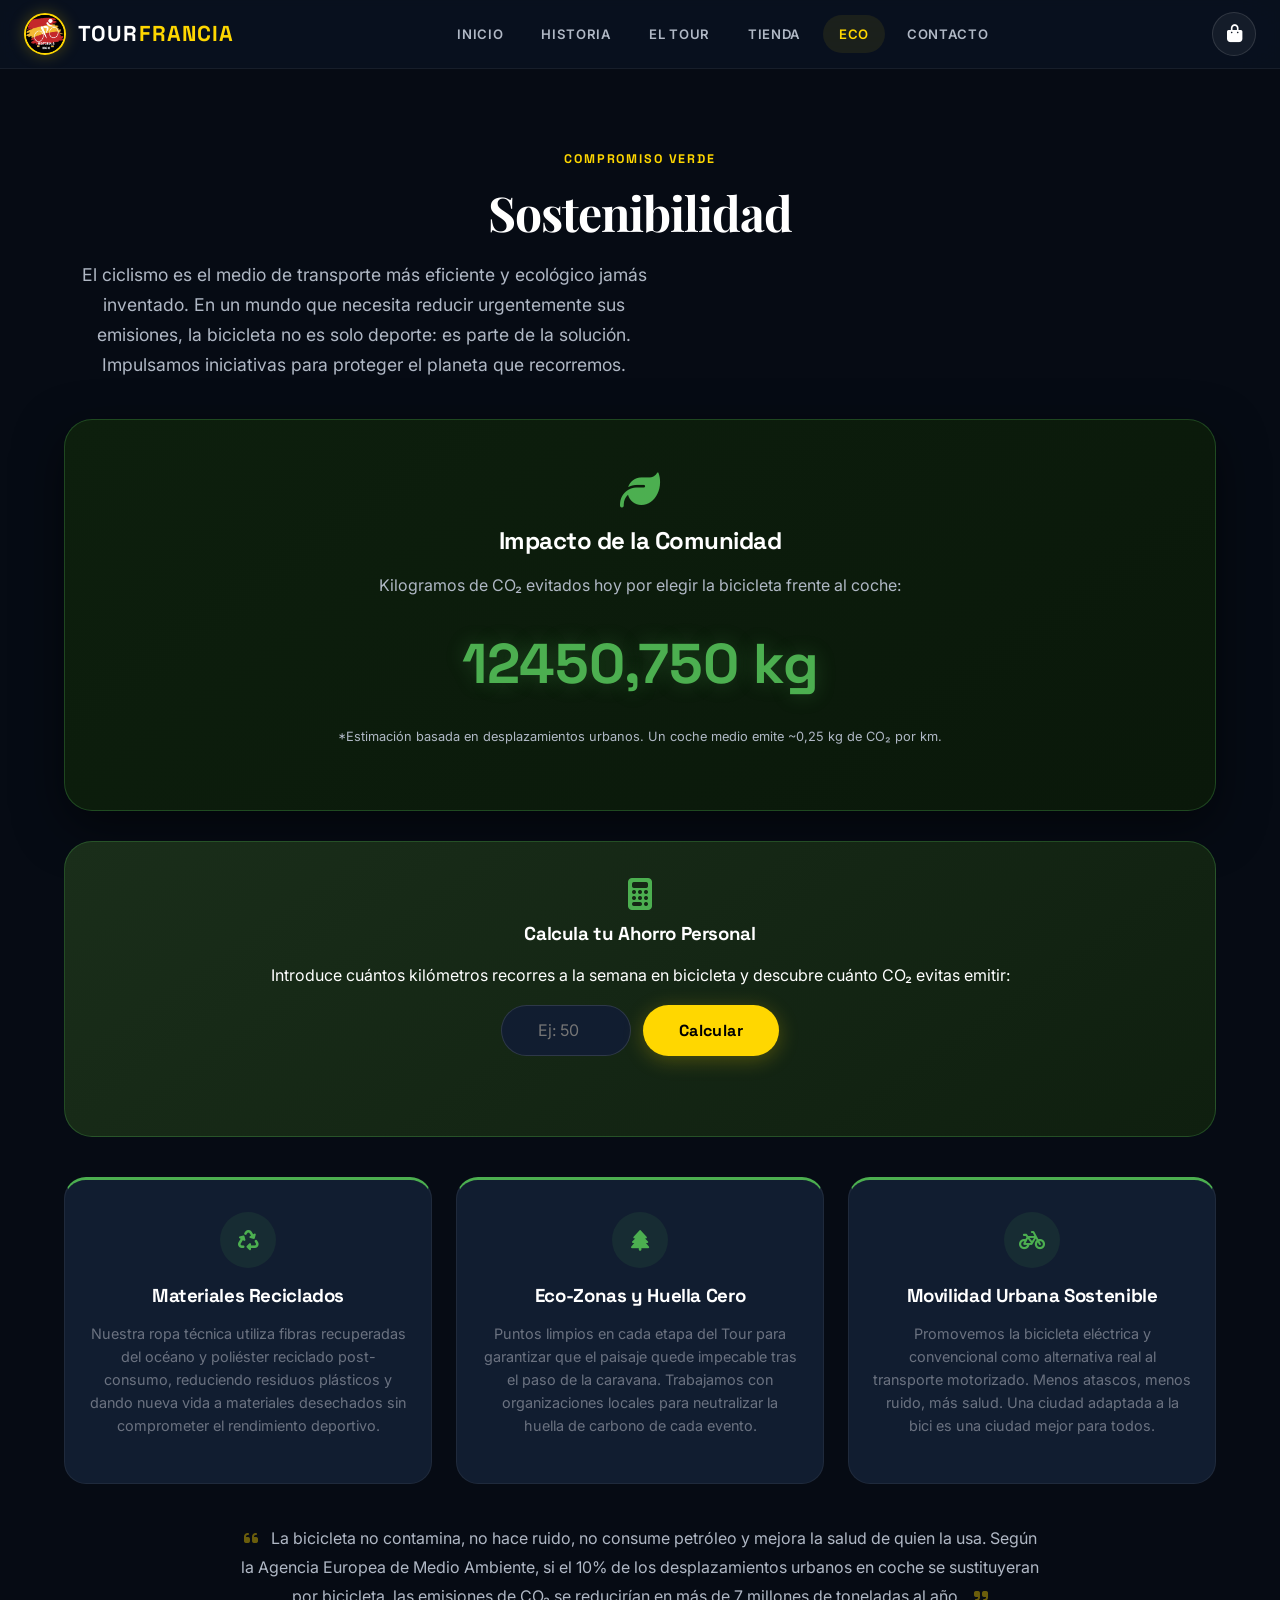
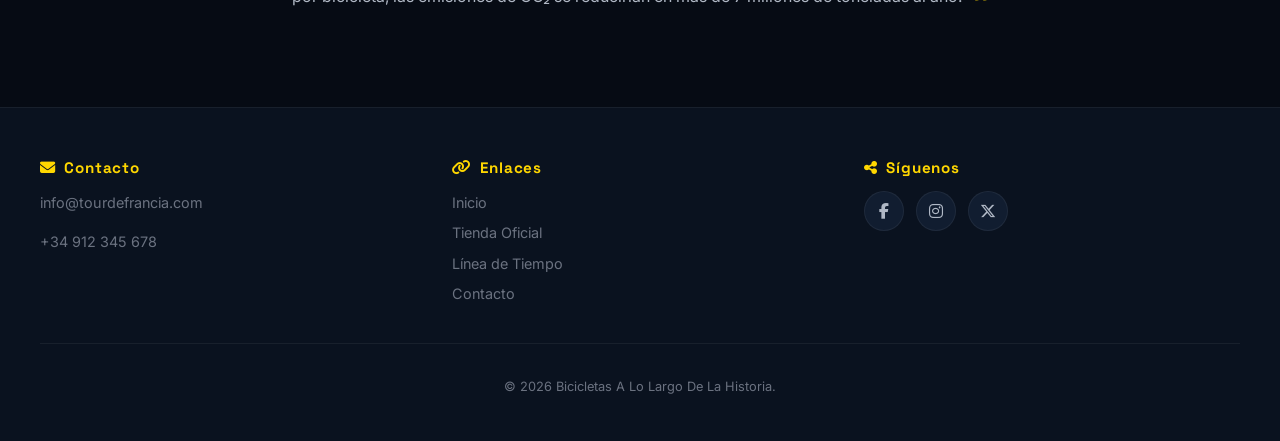
<file: sostenibilidad.html>
<!DOCTYPE html>
<html lang="es">
<head>
    <meta charset="UTF-8">
    <meta name="viewport" content="width=device-width, initial-scale=1.0">
    <title>Sostenibilidad | Eco Tour</title>
    <link rel="stylesheet" href="style.css">
    <link rel="preconnect" href="https://fonts.googleapis.com">
    <link rel="preconnect" href="https://fonts.gstatic.com" crossorigin>
    <link href="https://fonts.googleapis.com/css2?family=Inter:wght@300;400;500;600;700;800;900&family=Playfair+Display:wght@400;500;600;700;800&family=Space+Grotesk:wght@400;500;600;700&display=swap" rel="stylesheet">
    <link rel="stylesheet" href="https://cdnjs.cloudflare.com/ajax/libs/font-awesome/6.5.0/css/all.min.css">
</head>
<body>
    <div class="page-wrapper">
        <header class="header">
            <div class="header-inner">
                <a href="index.html" class="logo-area">
                    <img src="imagenes/logo.png" alt="Logo Tour" class="logo-img">
                    <span class="logo-text">TOUR<span class="logo-accent">FRANCIA</span></span>
                </a>
                <button class="mobile-menu-toggle" aria-label="Abrir menú" onclick="toggleMobileMenu()">
                    <span></span><span></span><span></span>
                </button>
                <nav class="main-nav" id="mainNav">
                    <ul>
                        <li><a href="index.html">INICIO</a></li>
                        <li><a href="Historia.html">HISTORIA</a></li>
                        <li><a href="historia-tour-de-francia.html">EL TOUR</a></li>
                        <li><a href="tienda.html">TIENDA</a></li>
                        <li><a href="sostenibilidad.html" class="active">ECO</a></li>
                        <li><a href="contacto.html">CONTACTO</a></li>
                    </ul>
                </nav>
                <button class="cart-toggle-btn" onclick="toggleCarrito()" aria-label="Carrito">
                    <i class="fas fa-shopping-bag"></i>
                    <span class="cart-count-badge" id="cartCountBadge">0</span>
                </button>
            </div>
        </header>

        <main>
            <section class="section-container eco-section">
                <span class="section-eyebrow">COMPROMISO VERDE</span>
                <h2 class="section-title">Sostenibilidad</h2>
                <p class="section-subtitle">El ciclismo es el medio de transporte más eficiente y ecológico jamás inventado. En un mundo que necesita reducir urgentemente sus emisiones, la bicicleta no es solo deporte: es parte de la solución. Impulsamos iniciativas para proteger el planeta que recorremos.</p>

                <div class="eco-panel">
                    <i class="fas fa-leaf eco-panel-icon"></i>
                    <h2>Impacto de la Comunidad</h2>
                    <p>Kilogramos de CO₂ evitados hoy por elegir la bicicleta frente al coche:</p>
                    <div id="eco-contador">0,000 kg</div>
                    <p class="eco-panel-note">*Estimación basada en desplazamientos urbanos. Un coche medio emite ~0,25 kg de CO₂ por km.</p>
                </div>

                <div class="calculadora-eco">
                    <i class="fas fa-calculator"></i>
                    <h3>Calcula tu Ahorro Personal</h3>
                    <p>Introduce cuántos kilómetros recorres a la semana en bicicleta y descubre cuánto CO₂ evitas emitir:</p>
                    <div class="calc-row">
                        <input type="number" id="km-input" placeholder="Ej: 50" min="0">
                        <button class="btn-hero btn-hero-primary" onclick="calcularImpactoPersonal()">Calcular</button>
                    </div>
                    <div id="resultado-personal"></div>
                </div>

                <div class="eco-cards-grid">
                    <div class="eco-card">
                        <div class="eco-card-icon"><i class="fas fa-recycle"></i></div>
                        <h3>Materiales Reciclados</h3>
                        <p>Nuestra ropa técnica utiliza fibras recuperadas del océano y poliéster reciclado post-consumo, reduciendo residuos plásticos y dando nueva vida a materiales desechados sin comprometer el rendimiento deportivo.</p>
                    </div>
                    <div class="eco-card">
                        <div class="eco-card-icon"><i class="fas fa-tree"></i></div>
                        <h3>Eco-Zonas y Huella Cero</h3>
                        <p>Puntos limpios en cada etapa del Tour para garantizar que el paisaje quede impecable tras el paso de la caravana. Trabajamos con organizaciones locales para neutralizar la huella de carbono de cada evento.</p>
                    </div>
                    <div class="eco-card">
                        <div class="eco-card-icon"><i class="fas fa-bicycle"></i></div>
                        <h3>Movilidad Urbana Sostenible</h3>
                        <p>Promovemos la bicicleta eléctrica y convencional como alternativa real al transporte motorizado. Menos atascos, menos ruido, más salud. Una ciudad adaptada a la bici es una ciudad mejor para todos.</p>
                    </div>
                </div>

                <p style="margin-top: 40px; color: var(--text-secondary); line-height: 1.8; max-width: 800px; margin-left: auto; margin-right: auto; text-align: center;">
                    <i class="fas fa-quote-left" style="color: var(--accent); opacity: 0.4; margin-right: 8px;"></i>
                    La bicicleta no contamina, no hace ruido, no consume petróleo y mejora la salud de quien la usa. 
                    Según la Agencia Europea de Medio Ambiente, si el 10% de los desplazamientos urbanos en coche se sustituyeran por bicicleta, 
                    las emisiones de CO₂ se reducirían en más de 7 millones de toneladas al año.
                    <i class="fas fa-quote-right" style="color: var(--accent); opacity: 0.4; margin-left: 8px;"></i>
                </p>
            </section>
        </main>

        <footer class="footer">
            <div class="footer-grid">
                <div class="footer-section">
                    <h3><i class="fas fa-envelope"></i> Contacto</h3>
                    <p>info@tourdefrancia.com</p>
                    <p>+34 912 345 678</p>
                </div>
                <div class="footer-section">
                    <h3><i class="fas fa-link"></i> Enlaces</h3>
                    <ul>
                        <li><a href="index.html">Inicio</a></li>
                        <li><a href="tienda.html">Tienda Oficial</a></li>
                        <li><a href="Historia.html">Línea de Tiempo</a></li>
                        <li><a href="contacto.html">Contacto</a></li>
                    </ul>
                </div>
                <div class="footer-section">
                    <h3><i class="fas fa-share-alt"></i> Síguenos</h3>
                    <div class="social-icons">
                        <a href="#" aria-label="Facebook"><i class="fab fa-facebook-f"></i></a>
                        <a href="#" aria-label="Instagram"><i class="fab fa-instagram"></i></a>
                        <a href="#" aria-label="Twitter"><i class="fab fa-x-twitter"></i></a>
                    </div>
                </div>
            </div>
            <div class="footer-bottom">
                <p>&copy; 2026 Bicicletas A Lo Largo De La Historia.</p>
            </div>
        </footer>
    </div>

    <div id="carrito-flotante" class="cart-box">
        <div class="cart-header">
            <span><i class="fas fa-shopping-bag"></i> Tu Cesta</span>
            <button onclick="toggleCarrito()" aria-label="Cerrar carrito"><i class="fas fa-times"></i></button>
        </div>
        <ul id="lista-carrito"><li class="empty-msg">Tu cesta está vacía</li></ul>
        <div class="cart-footer">
            <p>Total: <strong><span id="total-precio">0</span> €</strong></p>
            <button class="pay-btn" onclick="pagar()">Pagar Ahora</button>
        </div>
    </div>
    <div id="toast"></div>

    <script src="script.js"></script>
</body>
</html>
</file>
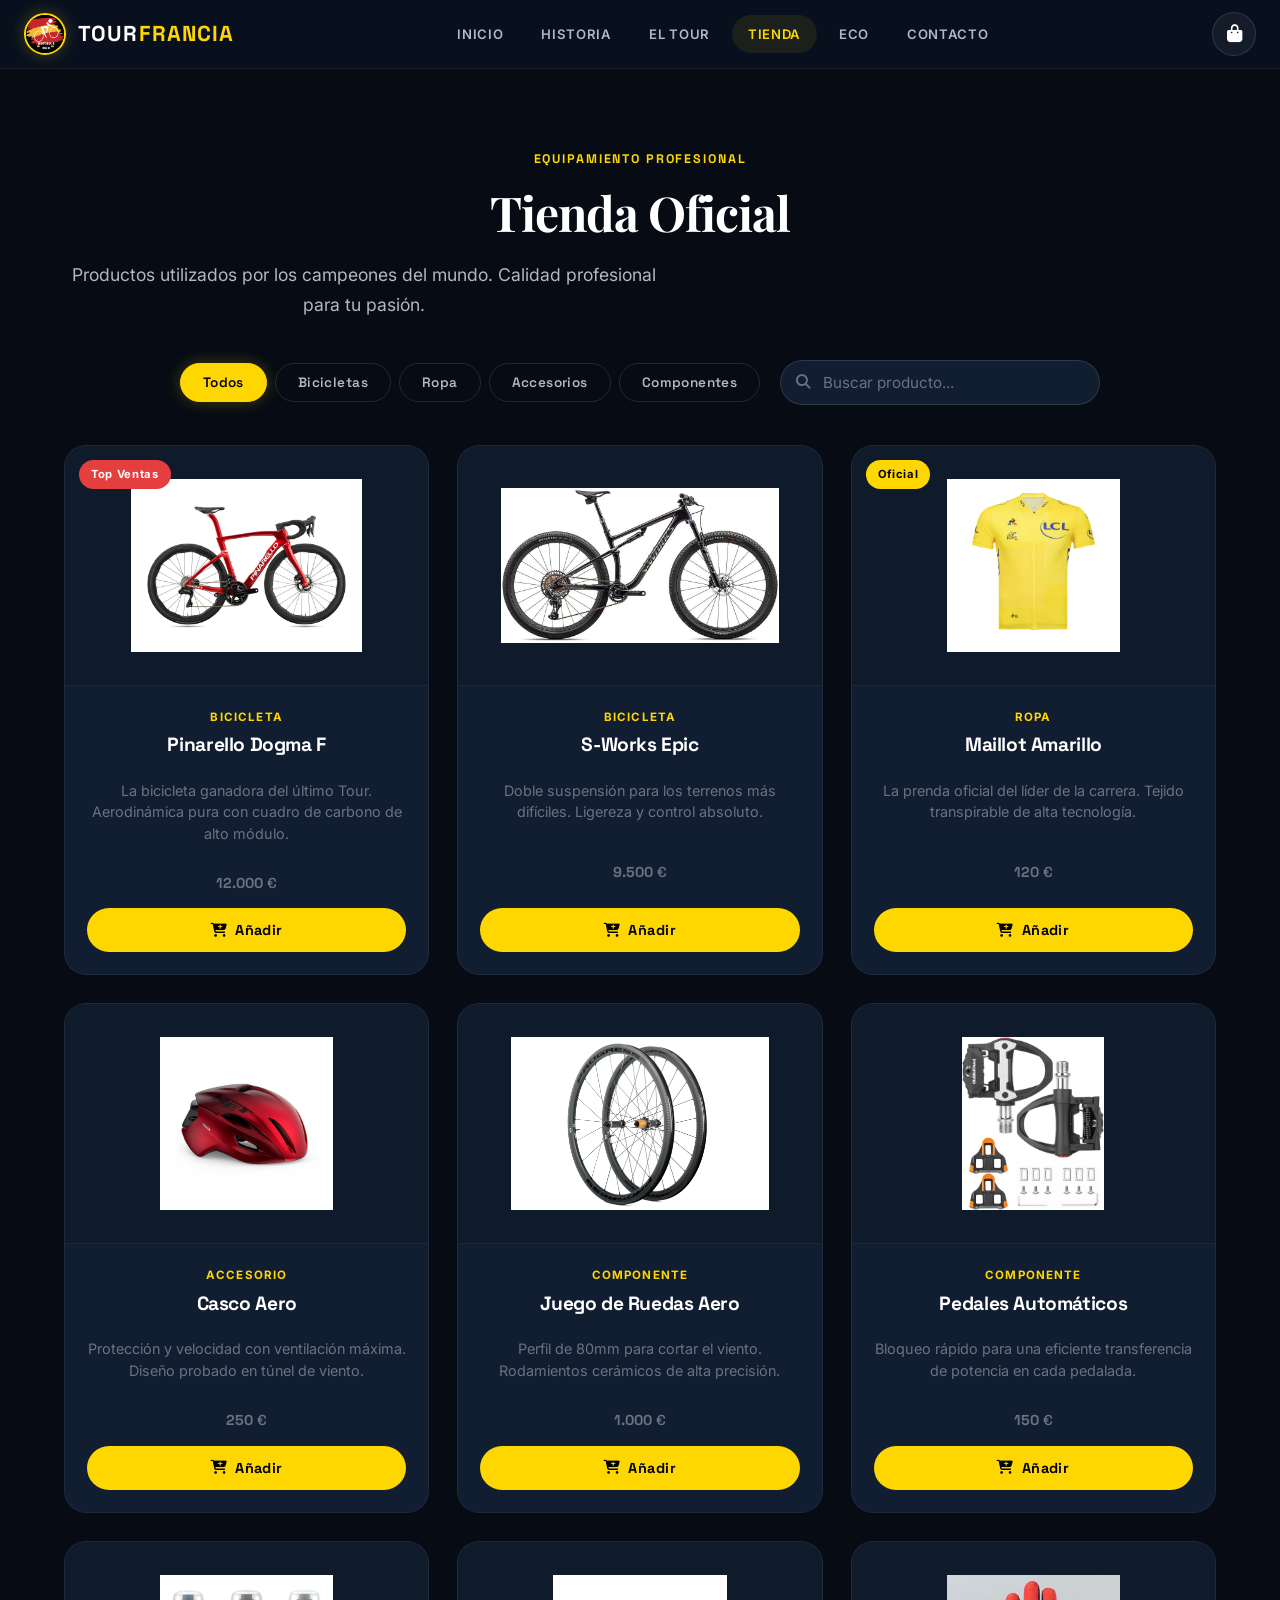
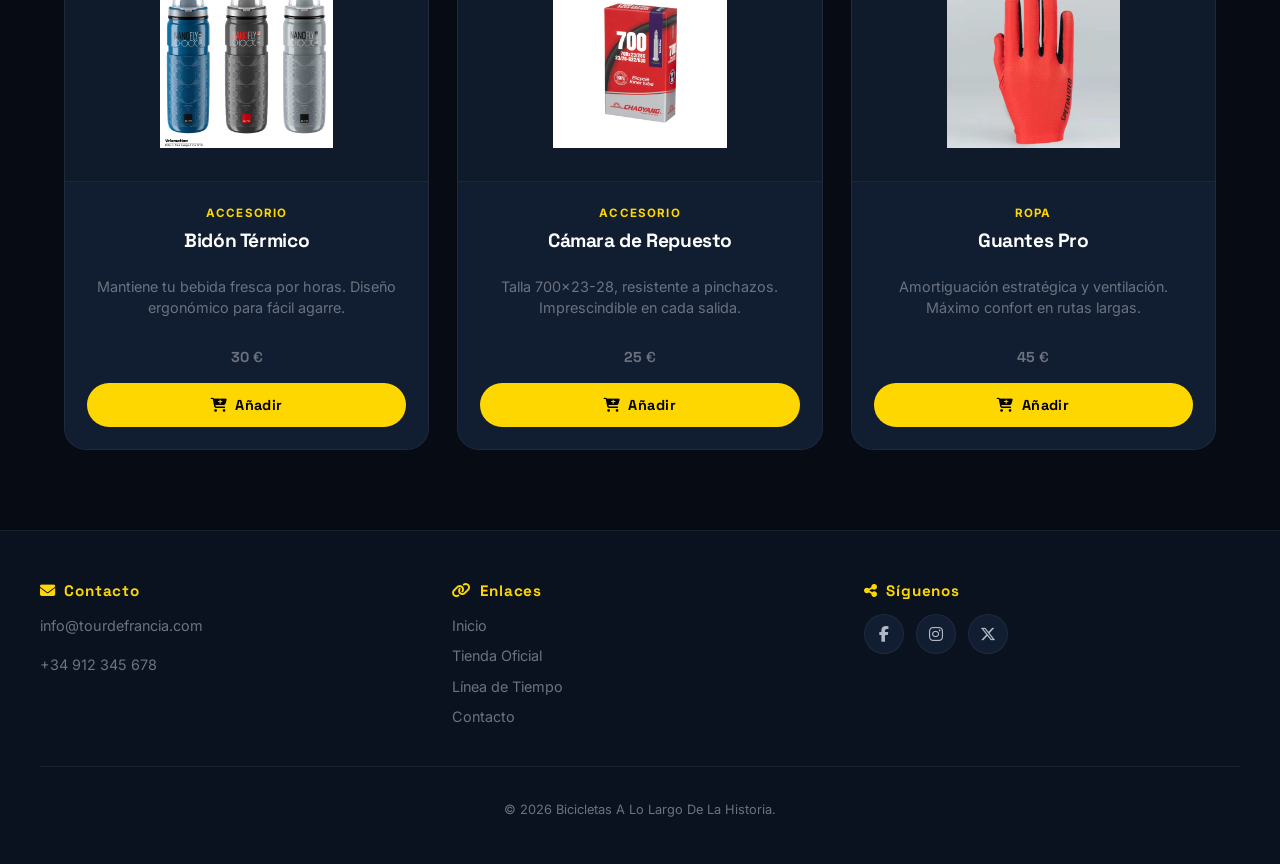
<file: tienda.html>
<!DOCTYPE html>
<html lang="es">
<head>
    <meta charset="UTF-8">
    <meta name="viewport" content="width=device-width, initial-scale=1.0">
    <title>Tienda Oficial | Tour de Francia</title>
    <link rel="stylesheet" href="style.css">
    <link rel="preconnect" href="https://fonts.googleapis.com">
    <link rel="preconnect" href="https://fonts.gstatic.com" crossorigin>
    <link href="https://fonts.googleapis.com/css2?family=Inter:wght@300;400;500;600;700;800;900&family=Playfair+Display:wght@400;500;600;700;800&family=Space+Grotesk:wght@400;500;600;700&display=swap" rel="stylesheet">
    <link rel="stylesheet" href="https://cdnjs.cloudflare.com/ajax/libs/font-awesome/6.5.0/css/all.min.css">
</head>
<body>
    <div class="page-wrapper">
        <header class="header">
            <div class="header-inner">
                <a href="index.html" class="logo-area">
                    <img src="imagenes/logo.png" alt="Logo Tour" class="logo-img">
                    <span class="logo-text">TOUR<span class="logo-accent">FRANCIA</span></span>
                </a>
                <button class="mobile-menu-toggle" aria-label="Abrir menú" onclick="toggleMobileMenu()">
                    <span></span><span></span><span></span>
                </button>
                <nav class="main-nav" id="mainNav">
                    <ul>
                        <li><a href="index.html">INICIO</a></li>
                        <li><a href="Historia.html">HISTORIA</a></li>
                        <li><a href="historia-tour-de-francia.html">EL TOUR</a></li>
                        <li><a href="tienda.html" class="active">TIENDA</a></li>
                        <li><a href="sostenibilidad.html">ECO</a></li>
                        <li><a href="contacto.html">CONTACTO</a></li>
                    </ul>
                </nav>
                <button class="cart-toggle-btn" onclick="toggleCarrito()" aria-label="Carrito">
                    <i class="fas fa-shopping-bag"></i>
                    <span class="cart-count-badge" id="cartCountBadge">0</span>
                </button>
            </div>
        </header>

        <main>
            <section class="section-container shop-section">
                <span class="section-eyebrow">EQUIPAMIENTO PROFESIONAL</span>
                <h2 class="section-title">Tienda Oficial</h2>
                <p class="section-subtitle">Productos utilizados por los campeones del mundo. Calidad profesional para tu pasión.</p>

                <div class="shop-controls">
                    <div class="filter-btns">
                        <button class="filter-btn active" onclick="filtrarProductos('todos')">Todos</button>
                        <button class="filter-btn" onclick="filtrarProductos('bici')">Bicicletas</button>
                        <button class="filter-btn" onclick="filtrarProductos('ropa')">Ropa</button>
                        <button class="filter-btn" onclick="filtrarProductos('accesorios')">Accesorios</button>
                        <button class="filter-btn" onclick="filtrarProductos('componentes')">Componentes</button>
                    </div>
                    <div class="search-box">
                        <i class="fas fa-search search-icon"></i>
                        <input type="text" id="search-input" placeholder="Buscar producto..." oninput="buscarProductos()">
                    </div>
                </div>

                <div class="shop-grid">
                    <div class="product-card" data-cat="bici">
                        <div class="product-badge">Top Ventas</div>
                        <div class="product-img">
                            <img src="imagenes/bici_carretera.png" alt="Pinarello Dogma F" onerror="this.style.display='none'; this.parentElement.style.background='linear-gradient(135deg, #1a1a2a, #2a1a3a)';">
                        </div>
                        <div class="product-info">
                            <span class="product-cat">Bicicleta</span>
                            <h3>Pinarello Dogma F</h3>
                            <p>La bicicleta ganadora del último Tour. Aerodinámica pura con cuadro de carbono de alto módulo.</p>
                            <p class="price">12.000 <span>€</span></p>
                            <button onclick="agregarAlCarrito('Pinarello Dogma F', 12000)" class="btn-add-cart"><i class="fas fa-cart-plus"></i> Añadir</button>
                        </div>
                    </div>

                    <div class="product-card" data-cat="bici">
                        <div class="product-img">
                            <img src="imagenes/bici_montana.png" alt="S-Works Epic" onerror="this.style.display='none'; this.parentElement.style.background='linear-gradient(135deg, #2a1a1a, #3a2a1a)';">
                        </div>
                        <div class="product-info">
                            <span class="product-cat">Bicicleta</span>
                            <h3>S-Works Epic</h3>
                            <p>Doble suspensión para los terrenos más difíciles. Ligereza y control absoluto.</p>
                            <p class="price">9.500 <span>€</span></p>
                            <button onclick="agregarAlCarrito('S-Works Epic', 9500)" class="btn-add-cart"><i class="fas fa-cart-plus"></i> Añadir</button>
                        </div>
                    </div>

                    <div class="product-card" data-cat="ropa">
                        <div class="product-badge badge-yellow">Oficial</div>
                        <div class="product-img">
                            <img src="imagenes/maillot.png" alt="Maillot Amarillo" onerror="this.style.display='none'; this.parentElement.style.background='linear-gradient(135deg, #3a3a1a, #2a2a0a)';">
                        </div>
                        <div class="product-info">
                            <span class="product-cat">Ropa</span>
                            <h3>Maillot Amarillo</h3>
                            <p>La prenda oficial del líder de la carrera. Tejido transpirable de alta tecnología.</p>
                            <p class="price">120 <span>€</span></p>
                            <button onclick="agregarAlCarrito('Maillot Amarillo', 120)" class="btn-add-cart"><i class="fas fa-cart-plus"></i> Añadir</button>
                        </div>
                    </div>

                    <div class="product-card" data-cat="accesorios">
                        <div class="product-img">
                            <img src="imagenes/casco.png" alt="Casco Aero" onerror="this.style.display='none'; this.parentElement.style.background='linear-gradient(135deg, #1a2a2a, #0a1a1a)';">
                        </div>
                        <div class="product-info">
                            <span class="product-cat">Accesorio</span>
                            <h3>Casco Aero</h3>
                            <p>Protección y velocidad con ventilación máxima. Diseño probado en túnel de viento.</p>
                            <p class="price">250 <span>€</span></p>
                            <button onclick="agregarAlCarrito('Casco Aero', 250)" class="btn-add-cart"><i class="fas fa-cart-plus"></i> Añadir</button>
                        </div>
                    </div>

                    <div class="product-card" data-cat="componentes">
                        <div class="product-img">
                            <img src="imagenes/ruedas_aero.png" alt="Ruedas Aero" onerror="this.style.display='none'; this.parentElement.style.background='linear-gradient(135deg, #2a1a2a, #1a0a1a)';">
                        </div>
                        <div class="product-info">
                            <span class="product-cat">Componente</span>
                            <h3>Juego de Ruedas Aero</h3>
                            <p>Perfil de 80mm para cortar el viento. Rodamientos cerámicos de alta precisión.</p>
                            <p class="price">1.000 <span>€</span></p>
                            <button onclick="agregarAlCarrito('Juego de Ruedas Aero', 1000)" class="btn-add-cart"><i class="fas fa-cart-plus"></i> Añadir</button>
                        </div>
                    </div>

                    <div class="product-card" data-cat="componentes">
                        <div class="product-img">
                            <img src="imagenes/pedales.png" alt="Pedales Automáticos" onerror="this.style.display='none'; this.parentElement.style.background='linear-gradient(135deg, #1a1a1a, #2a2a2a)';">
                        </div>
                        <div class="product-info">
                            <span class="product-cat">Componente</span>
                            <h3>Pedales Automáticos</h3>
                            <p>Bloqueo rápido para una eficiente transferencia de potencia en cada pedalada.</p>
                            <p class="price">150 <span>€</span></p>
                            <button onclick="agregarAlCarrito('Pedales Automáticos', 150)" class="btn-add-cart"><i class="fas fa-cart-plus"></i> Añadir</button>
                        </div>
                    </div>

                    <div class="product-card" data-cat="accesorios">
                        <div class="product-img">
                            <img src="imagenes/bidon.png" alt="Bidón Térmico" onerror="this.style.display='none'; this.parentElement.style.background='linear-gradient(135deg, #2a3a2a, #1a2a1a)';">
                        </div>
                        <div class="product-info">
                            <span class="product-cat">Accesorio</span>
                            <h3>Bidón Térmico</h3>
                            <p>Mantiene tu bebida fresca por horas. Diseño ergonómico para fácil agarre.</p>
                            <p class="price">30 <span>€</span></p>
                            <button onclick="agregarAlCarrito('Bidón Térmico', 30)" class="btn-add-cart"><i class="fas fa-cart-plus"></i> Añadir</button>
                        </div>
                    </div>

                    <div class="product-card" data-cat="accesorios">
                        <div class="product-img">
                            <img src="imagenes/camara.png" alt="Cámara de Repuesto" onerror="this.style.display='none'; this.parentElement.style.background='linear-gradient(135deg, #1a1a3a, #0a0a2a)';">
                        </div>
                        <div class="product-info">
                            <span class="product-cat">Accesorio</span>
                            <h3>Cámara de Repuesto</h3>
                            <p>Talla 700x23-28, resistente a pinchazos. Imprescindible en cada salida.</p>
                            <p class="price">25 <span>€</span></p>
                            <button onclick="agregarAlCarrito('Cámara de Repuesto', 25)" class="btn-add-cart"><i class="fas fa-cart-plus"></i> Añadir</button>
                        </div>
                    </div>

                    <div class="product-card" data-cat="ropa">
                        <div class="product-img">
                            <img src="imagenes/guantes.png" alt="Guantes Pro" onerror="this.style.display='none'; this.parentElement.style.background='linear-gradient(135deg, #3a1a1a, #2a0a0a)';">
                        </div>
                        <div class="product-info">
                            <span class="product-cat">Ropa</span>
                            <h3>Guantes Pro</h3>
                            <p>Amortiguación estratégica y ventilación. Máximo confort en rutas largas.</p>
                            <p class="price">45 <span>€</span></p>
                            <button onclick="agregarAlCarrito('Guantes Pro', 45)" class="btn-add-cart"><i class="fas fa-cart-plus"></i> Añadir</button>
                        </div>
                    </div>
                </div>
            </section>
        </main>

        <footer class="footer">
            <div class="footer-grid">
                <div class="footer-section">
                    <h3><i class="fas fa-envelope"></i> Contacto</h3>
                    <p>info@tourdefrancia.com</p>
                    <p>+34 912 345 678</p>
                </div>
                <div class="footer-section">
                    <h3><i class="fas fa-link"></i> Enlaces</h3>
                    <ul>
                        <li><a href="index.html">Inicio</a></li>
                        <li><a href="tienda.html">Tienda Oficial</a></li>
                        <li><a href="Historia.html">Línea de Tiempo</a></li>
                        <li><a href="contacto.html">Contacto</a></li>
                    </ul>
                </div>
                <div class="footer-section">
                    <h3><i class="fas fa-share-alt"></i> Síguenos</h3>
                    <div class="social-icons">
                        <a href="#" aria-label="Facebook"><i class="fab fa-facebook-f"></i></a>
                        <a href="#" aria-label="Instagram"><i class="fab fa-instagram"></i></a>
                        <a href="#" aria-label="Twitter"><i class="fab fa-x-twitter"></i></a>
                    </div>
                </div>
            </div>
            <div class="footer-bottom">
                <p>&copy; 2026 Bicicletas A Lo Largo De La Historia.</p>
            </div>
        </footer>
    </div>

    <div id="carrito-flotante" class="cart-box">
        <div class="cart-header">
            <span><i class="fas fa-shopping-bag"></i> Tu Cesta</span>
            <button onclick="toggleCarrito()" aria-label="Cerrar carrito"><i class="fas fa-times"></i></button>
        </div>
        <ul id="lista-carrito"><li class="empty-msg">Tu cesta está vacía</li></ul>
        <div class="cart-footer">
            <p>Total: <strong><span id="total-precio">0</span> €</strong></p>
            <button class="pay-btn" onclick="pagar()">Pagar Ahora</button>
        </div>
    </div>
    <div id="toast"></div>

    <script src="script.js"></script>
</body>
</html>
</file>
<file: style.css>
/* ============================================================
   TOUR DE FRANCIA - ESTILO PREMIUM MODERNO
   ============================================================ */

/* --- VARIABLES CSS (Paleta oscura + dorado) --- */
:root {
    --bg-deep: #060b14;
    --bg-primary: #0a121f;
    --bg-secondary: #0f1a2a;
    --bg-card: #111d30;
    --bg-card-hover: #152236;
    --accent: #FFD700;
    --accent-glow: rgba(255, 215, 0, 0.25);
    --accent-dark: #c9a800;
    --text-primary: #f0f0f5;
    --text-secondary: #b0b8c5;
    --text-muted: #6b7280;
    --border-subtle: rgba(255, 255, 255, 0.06);
    --border-medium: rgba(255, 255, 255, 0.12);
    --shadow-sm: 0 2px 8px rgba(0, 0, 0, 0.3);
    --shadow-md: 0 8px 32px rgba(0, 0, 0, 0.4);
    --shadow-lg: 0 16px 48px rgba(0, 0, 0, 0.5);
    --radius-sm: 8px;
    --radius-md: 14px;
    --radius-lg: 22px;
    --radius-xl: 28px;
    --transition-fast: 0.2s cubic-bezier(0.4, 0, 0.2, 1);
    --transition-smooth: 0.35s cubic-bezier(0.4, 0, 0.2, 1);
    --font-display: 'Playfair Display', 'Inter', serif;
    --font-heading: 'Space Grotesk', 'Inter', sans-serif;
    --font-body: 'Inter', 'Open Sans', sans-serif;
}

/* --- RESET & BASE --- */
*,
*::before,
*::after {
    box-sizing: border-box;
}

html {
    scroll-behavior: smooth;
    font-size: 16px;
}

body {
    margin: 0;
    font-family: var(--font-body);
    background-color: var(--bg-deep);
    color: var(--text-primary);
    line-height: 1.7;
    -webkit-font-smoothing: antialiased;
    -moz-osx-font-smoothing: grayscale;
    overflow-x: hidden;
}

.page-wrapper {
    min-height: 100vh;
    display: flex;
    flex-direction: column;
}

main {
    flex: 1;
}

img {
    max-width: 100%;
    height: auto;
}

a {
    color: inherit;
    text-decoration: none;
}

ul {
    list-style: none;
    padding: 0;
    margin: 0;
}

h1, h2, h3, h4, h5, h6 {
    font-family: var(--font-heading);
    letter-spacing: -0.02em;
    line-height: 1.25;
    margin-top: 0;
}

/* --- HEADER PREMIUM --- */
.header {
    position: sticky;
    top: 0;
    z-index: 1000;
    background: rgba(10, 18, 31, 0.88);
    backdrop-filter: blur(20px) saturate(180%);
    -webkit-backdrop-filter: blur(20px) saturate(180%);
    border-bottom: 1px solid var(--border-subtle);
    transition: var(--transition-smooth);
}

.header-inner {
    max-width: 1300px;
    margin: 0 auto;
    padding: 0 24px;
    display: flex;
    align-items: center;
    justify-content: space-between;
    height: 68px;
    gap: 20px;
}

.logo-area {
    display: flex;
    align-items: center;
    gap: 12px;
    flex-shrink: 0;
}

.logo-img {
    height: 42px;
    width: 42px;
    border-radius: 50%;
    border: 2px solid var(--accent);
    object-fit: cover;
    box-shadow: 0 0 16px var(--accent-glow);
    transition: var(--transition-smooth);
}

.logo-area:hover .logo-img {
    box-shadow: 0 0 24px rgba(255, 215, 0, 0.45);
    transform: scale(1.05);
}

.logo-text {
    font-family: var(--font-heading);
    font-weight: 800;
    font-size: 1.35rem;
    color: #fff;
    letter-spacing: 0.04em;
}

.logo-accent {
    color: var(--accent);
    margin-left: 2px;
}

.main-nav ul {
    display: flex;
    gap: 6px;
}

.main-nav a {
    display: block;
    padding: 8px 16px;
    font-weight: 600;
    font-size: 0.82rem;
    letter-spacing: 0.05em;
    color: var(--text-secondary);
    border-radius: 100px;
    transition: var(--transition-fast);
    position: relative;
}

.main-nav a:hover,
.main-nav a.active {
    color: #fff;
    background: rgba(255, 255, 255, 0.06);
}

.main-nav a.active {
    color: var(--accent);
    background: rgba(255, 215, 0, 0.08);
}

/* Mobile Menu */
.mobile-menu-toggle {
    display: none;
    flex-direction: column;
    gap: 5px;
    background: none;
    border: none;
    cursor: pointer;
    padding: 6px;
    z-index: 1100;
}

.mobile-menu-toggle span {
    display: block;
    width: 26px;
    height: 2.5px;
    background: #fff;
    border-radius: 2px;
    transition: var(--transition-fast);
}

/* Cart Toggle */
.cart-toggle-btn {
    position: relative;
    width: 44px;
    height: 44px;
    background: rgba(255, 255, 255, 0.05);
    border: 1px solid var(--border-medium);
    border-radius: 50%;
    color: #fff;
    font-size: 1.1rem;
    cursor: pointer;
    transition: var(--transition-fast);
    display: flex;
    align-items: center;
    justify-content: center;
    flex-shrink: 0;
}

.cart-toggle-btn:hover {
    background: var(--accent);
    color: #000;
    border-color: var(--accent);
    box-shadow: 0 0 20px var(--accent-glow);
}

.cart-count-badge {
    position: absolute;
    top: -4px;
    right: -4px;
    background: #e53e3e;
    color: #fff;
    font-size: 0.7rem;
    font-weight: 700;
    width: 20px;
    height: 20px;
    border-radius: 50%;
    display: flex;
    align-items: center;
    justify-content: center;
    border: 2px solid var(--bg-primary);
}

/* --- HERO SECTION --- */
.hero {
    position: relative;
    height: 85vh;
    min-height: 560px;
    display: flex;
    align-items: center;
    justify-content: center;
    text-align: center;
    overflow: hidden;
    background: url('https://images.unsplash.com/photo-1517649763962-0c623066013b?q=80&w=1920') center/cover no-repeat;
}

.hero-overlay {
    position: absolute;
    inset: 0;
    background: linear-gradient(180deg,
            rgba(6, 11, 20, 0.75) 0%,
            rgba(10, 18, 31, 0.85) 50%,
            var(--bg-deep) 100%);
    z-index: 1;
}

.hero-content {
    position: relative;
    z-index: 2;
    max-width: 750px;
    padding: 0 24px;
    animation: fadeInUp 0.8s ease-out;
}

@keyframes fadeInUp {
    from {
        opacity: 0;
        transform: translateY(30px);
    }
    to {
        opacity: 1;
        transform: translateY(0);
    }
}

.hero-tag {
    display: inline-block;
    font-family: var(--font-heading);
    font-size: 0.8rem;
    font-weight: 700;
    letter-spacing: 0.15em;
    color: var(--accent);
    background: rgba(255, 215, 0, 0.1);
    border: 1px solid rgba(255, 215, 0, 0.25);
    padding: 6px 18px;
    border-radius: 100px;
    margin-bottom: 20px;
    text-transform: uppercase;
}

.hero h2 {
    font-family: var(--font-display);
    font-size: clamp(2.8rem, 6vw, 5rem);
    font-weight: 800;
    color: #fff;
    margin-bottom: 16px;
    letter-spacing: -0.03em;
    text-shadow: 0 4px 30px rgba(0, 0, 0, 0.5);
}

.hero p {
    font-size: 1.2rem;
    color: var(--text-secondary);
    margin-bottom: 36px;
    line-height: 1.6;
    max-width: 550px;
    margin-left: auto;
    margin-right: auto;
}

.hero-btns {
    display: flex;
    gap: 16px;
    flex-wrap: wrap;
    justify-content: center;
}

.btn-hero {
    display: inline-block;
    padding: 15px 36px;
    font-weight: 700;
    font-size: 1rem;
    border-radius: 100px;
    text-decoration: none;
    transition: var(--transition-smooth);
    cursor: pointer;
    border: none;
    font-family: var(--font-heading);
    letter-spacing: 0.03em;
}

.btn-hero-primary {
    background: var(--accent);
    color: #000;
    box-shadow: 0 4px 20px var(--accent-glow);
}

.btn-hero-primary:hover {
    background: #f0c040;
    transform: translateY(-3px);
    box-shadow: 0 8px 30px rgba(255, 215, 0, 0.4);
}

.btn-hero-secondary {
    background: rgba(255, 255, 255, 0.08);
    color: #fff;
    border: 1px solid var(--border-medium);
    backdrop-filter: blur(10px);
}

.btn-hero-secondary:hover {
    background: rgba(255, 255, 255, 0.15);
    border-color: rgba(255, 255, 255, 0.3);
    transform: translateY(-3px);
}

.hero-scroll-indicator {
    position: absolute;
    bottom: 30px;
    left: 50%;
    transform: translateX(-50%);
    z-index: 2;
    display: flex;
    flex-direction: column;
    align-items: center;
    gap: 6px;
    color: var(--text-muted);
    font-size: 0.75rem;
    letter-spacing: 0.1em;
    animation: bounceDown 2s infinite;
}

@keyframes bounceDown {
    0%,
    100% {
        transform: translateX(-50%) translateY(0);
    }
    50% {
        transform: translateX(-50%) translateY(10px);
    }
}

/* --- SECTION STYLES --- */
.section-container {
    max-width: 1200px;
    margin: 0 auto;
    padding: 80px 24px;
}

.section-eyebrow {
    display: block;
    font-family: var(--font-heading);
    font-size: 0.78rem;
    font-weight: 700;
    letter-spacing: 0.15em;
    color: var(--accent);
    text-transform: uppercase;
    margin-bottom: 12px;
}

.section-title {
    font-family: var(--font-display);
    font-size: clamp(2rem, 4vw, 3rem);
    font-weight: 700;
    color: #fff;
    margin-bottom: 12px;
}

.section-subtitle {
    font-size: 1.1rem;
    color: var(--text-secondary);
    margin-bottom: 40px;
    max-width: 600px;
}

/* --- INICIO GRID --- */
.inicio-grid {
    display: grid;
    grid-template-columns: 1fr 1fr;
    gap: 60px;
    align-items: center;
    background: var(--bg-primary);
    padding: 60px;
    border-radius: var(--radius-xl);
    border: 1px solid var(--border-subtle);
    box-shadow: var(--shadow-md);
}

.inicio-texto h2 {
    font-family: var(--font-display);
    font-size: 2.2rem;
    color: #fff;
    margin-bottom: 20px;
}

.inicio-texto p {
    color: var(--text-secondary);
    margin-bottom: 16px;
    line-height: 1.8;
}

.feature-list {
    margin-top: 20px;
}

.feature-list li {
    padding: 8px 0;
    color: var(--text-secondary);
    display: flex;
    align-items: center;
    gap: 10px;
    font-size: 0.95rem;
}

.feature-list i {
    color: var(--accent);
    font-size: 1rem;
}

/* Gallery */
.gallery {
    display: grid;
    grid-template-columns: repeat(2, 1fr);
    gap: 14px;
}

.img-box {
    position: relative;
    height: 170px;
    border-radius: var(--radius-md);
    overflow: hidden;
    cursor: pointer;
    border: 1px solid var(--border-subtle);
    background: var(--bg-card);
}

.img-box img {
    width: 100%;
    height: 100%;
    object-fit: cover;
    transition: transform 0.5s ease;
}

.img-box:hover img {
    transform: scale(1.08);
}

.img-box-overlay {
    position: absolute;
    bottom: 0;
    left: 0;
    right: 0;
    padding: 14px;
    background: linear-gradient(transparent, rgba(0, 0, 0, 0.8));
    color: #fff;
    font-weight: 600;
    font-size: 0.85rem;
    letter-spacing: 0.04em;
    opacity: 0;
    transition: opacity 0.3s ease;
}

.img-box:hover .img-box-overlay {
    opacity: 1;
}

/* Trinket Embed */
.trinket-embed {
    background: var(--bg-primary);
    border-radius: var(--radius-lg);
    overflow: hidden;
    border: 1px solid var(--border-subtle);
    box-shadow: var(--shadow-sm);
}

/* --- CARRUSEL TIMELINE --- */
.timeline-section {
    text-align: center;
}

.carousel-container {
    position: relative;
    max-width: 900px;
    margin: 50px auto 0;
    overflow: hidden;
    border-radius: var(--radius-xl);
    background: var(--bg-primary);
    border: 1px solid var(--border-subtle);
    box-shadow: var(--shadow-lg);
}

.carousel-track {
    display: flex;
    transition: transform 0.5s cubic-bezier(0.25, 0.8, 0.25, 1.2);
    will-change: transform;
}

.carousel-slide {
    min-width: 100%;
    display: flex;
    flex-direction: column;
}

.slide-image {
    height: 340px;
    background: var(--bg-card);
    display: flex;
    align-items: center;
    justify-content: center;
    overflow: hidden;
}

.slide-image img {
    width: 100%;
    height: 100%;
    object-fit: contain;
    padding: 30px;
    transition: transform 0.5s ease;
    background: var(--bg-card);
}

.slide-info {
    padding: 36px 40px;
    text-align: left;
    background: var(--bg-secondary);
    border-top: 1px solid var(--border-subtle);
}

.slide-year {
    display: inline-block;
    font-family: var(--font-heading);
    font-size: 0.85rem;
    font-weight: 700;
    letter-spacing: 0.1em;
    color: var(--accent);
    background: rgba(255, 215, 0, 0.1);
    padding: 5px 16px;
    border-radius: 100px;
    margin-bottom: 12px;
}

.slide-info h3 {
    font-family: var(--font-display);
    font-size: 1.8rem;
    color: #fff;
    margin-bottom: 10px;
}

.slide-info p {
    color: var(--text-secondary);
    line-height: 1.7;
    font-size: 1.05rem;
}

.carousel-btn {
    position: absolute;
    top: 45%;
    transform: translateY(-50%);
    width: 48px;
    height: 48px;
    background: rgba(15, 26, 42, 0.9);
    border: 1px solid var(--border-medium);
    border-radius: 50%;
    color: #fff;
    font-size: 1.1rem;
    cursor: pointer;
    transition: var(--transition-smooth);
    z-index: 10;
    display: flex;
    align-items: center;
    justify-content: center;
    backdrop-filter: blur(10px);
}

.carousel-btn:hover {
    background: var(--accent);
    color: #000;
    border-color: var(--accent);
    box-shadow: 0 0 20px var(--accent-glow);
}

.carousel-prev {
    left: 16px;
}

.carousel-next {
    right: 16px;
}

.carousel-dots {
    display: flex;
    justify-content: center;
    gap: 8px;
    padding: 20px;
    background: var(--bg-primary);
    border-top: 1px solid var(--border-subtle);
}

.carousel-dot {
    width: 10px;
    height: 10px;
    border-radius: 50%;
    background: var(--border-medium);
    cursor: pointer;
    transition: var(--transition-fast);
    border: none;
}

.carousel-dot.active {
    background: var(--accent);
    box-shadow: 0 0 10px var(--accent-glow);
    width: 28px;
    border-radius: 100px;
}

/* --- TIENDA --- */
.shop-section {
    text-align: center;
}

.shop-controls {
    display: flex;
    flex-wrap: wrap;
    justify-content: center;
    align-items: center;
    gap: 20px;
    margin-bottom: 40px;
}

.filter-btns {
    display: flex;
    flex-wrap: wrap;
    gap: 8px;
    justify-content: center;
}

.filter-btn {
    padding: 10px 22px;
    border: 1px solid var(--border-medium);
    background: transparent;
    color: var(--text-secondary);
    cursor: pointer;
    font-weight: 600;
    border-radius: 100px;
    font-size: 0.85rem;
    letter-spacing: 0.03em;
    transition: var(--transition-fast);
    font-family: var(--font-heading);
}

.filter-btn:hover,
.filter-btn.active {
    background: var(--accent);
    border-color: var(--accent);
    color: #000;
    box-shadow: 0 0 16px var(--accent-glow);
}

.search-box {
    position: relative;
    max-width: 320px;
    width: 100%;
}

.search-icon {
    position: absolute;
    left: 16px;
    top: 50%;
    transform: translateY(-50%);
    color: var(--text-muted);
    font-size: 0.9rem;
}

#search-input {
    width: 100%;
    padding: 12px 16px 12px 42px;
    background: var(--bg-card);
    border: 1px solid var(--border-medium);
    border-radius: 100px;
    color: #fff;
    font-size: 0.95rem;
    font-family: var(--font-body);
    transition: var(--transition-fast);
}

#search-input:focus {
    outline: none;
    border-color: var(--accent);
    box-shadow: 0 0 0 3px var(--accent-glow);
}

#search-input::placeholder {
    color: var(--text-muted);
}

.shop-grid {
    display: grid;
    grid-template-columns: repeat(auto-fill, minmax(310px, 1fr));
    gap: 28px;
    justify-items: center;
}

.product-card {
    background: var(--bg-card);
    border-radius: var(--radius-lg);
    overflow: hidden;
    border: 1px solid var(--border-subtle);
    transition: var(--transition-smooth);
    display: flex;
    flex-direction: column;
    width: 100%;
    max-width: 380px;
    position: relative;
}

.product-card:hover {
    transform: translateY(-8px);
    box-shadow: var(--shadow-lg);
    border-color: var(--border-medium);
    background: var(--bg-card-hover);
}

.product-badge {
    position: absolute;
    top: 14px;
    left: 14px;
    background: #e53e3e;
    color: #fff;
    font-size: 0.7rem;
    font-weight: 700;
    letter-spacing: 0.06em;
    padding: 5px 12px;
    border-radius: 100px;
    z-index: 5;
}

.badge-yellow {
    background: var(--accent);
    color: #000;
}

.product-img {
    height: 240px;
    background: var(--bg-secondary);
    display: flex;
    align-items: center;
    justify-content: center;
    overflow: hidden;
    border-bottom: 1px solid var(--border-subtle);
}

.product-img img {
    width: 85%;
    height: 85%;
    object-fit: contain;
    padding: 15px;
    transition: transform 0.5s ease;
}

.product-card:hover .product-img img {
    transform: scale(1.06);
}

.product-info {
    padding: 22px;
    display: flex;
    flex-direction: column;
    flex-grow: 1;
}

.product-cat {
    font-size: 0.72rem;
    font-weight: 700;
    letter-spacing: 0.1em;
    color: var(--accent);
    text-transform: uppercase;
    margin-bottom: 6px;
}

.product-info h3 {
    font-family: var(--font-heading);
    font-size: 1.2rem;
    color: #fff;
    margin-bottom: 8px;
}

.product-info p {
    color: var(--text-muted);
    font-size: 0.9rem;
    line-height: 1.5;
    margin-bottom: 14px;
    flex-grow: 1;
}

.price {
    font-family: var(--font-heading);
    font-size: 1.6rem;
    font-weight: 700;
    color: var(--accent);
    margin-bottom: 16px;
}

.price span {
    font-size: 0.9rem;
    font-weight: 500;
    color: var(--text-muted);
}

.btn-add-cart {
    width: 100%;
    padding: 13px;
    background: var(--accent);
    color: #000;
    border: none;
    border-radius: 100px;
    font-weight: 700;
    font-size: 0.9rem;
    cursor: pointer;
    letter-spacing: 0.03em;
    transition: var(--transition-fast);
    font-family: var(--font-heading);
    display: flex;
    align-items: center;
    justify-content: center;
    gap: 8px;
}

.btn-add-cart:hover {
    background: #f0c040;
    box-shadow: 0 4px 20px var(--accent-glow);
    transform: translateY(-2px);
}

/* --- ARTÍCULO HISTORIA TOUR --- */
.article-hero {
    position: relative;
    height: 50vh;
    min-height: 380px;
    display: flex;
    align-items: center;
    justify-content: center;
    text-align: center;
    background: url('imagenes/co-tourdefrancehistory2-en-plt.jpeg') center/cover no-repeat;
    overflow: hidden;
}

.article-hero-overlay {
    position: absolute;
    inset: 0;
    background: linear-gradient(180deg,
            rgba(6, 11, 20, 0.8) 0%,
            rgba(10, 18, 31, 0.9) 100%);
    z-index: 1;
}

.article-hero-content {
    position: relative;
    z-index: 2;
    max-width: 700px;
    padding: 0 24px;
}

.article-hero-content h1 {
    font-family: var(--font-display);
    font-size: clamp(2.2rem, 4vw, 3.5rem);
    color: #fff;
    margin-bottom: 12px;
}

.article-hero-content p {
    color: var(--text-secondary);
    font-size: 1.1rem;
}

.article-section {
    padding-top: 60px;
}

.article-content {
    max-width: 900px;
    margin: 0 auto;
}

.article-intro {
    font-size: 1.2rem;
    color: var(--text-secondary);
    line-height: 1.9;
    margin-bottom: 50px;
    padding-left: 20px;
    border-left: 3px solid var(--accent);
    font-style: italic;
}

.article-block {
    display: grid;
    grid-template-columns: 1fr 1fr;
    gap: 40px;
    align-items: center;
    margin-bottom: 50px;
}

.article-block.reverse {
    direction: rtl;
}

.article-block.reverse .article-text {
    direction: ltr;
}

.article-text h3 {
    font-family: var(--font-display);
    font-size: 1.6rem;
    color: #fff;
    margin-bottom: 16px;
    display: flex;
    align-items: center;
    gap: 12px;
}

.accent-line {
    display: inline-block;
    width: 40px;
    height: 3px;
    background: var(--accent);
    border-radius: 2px;
    flex-shrink: 0;
}

.article-text p {
    color: var(--text-secondary);
    line-height: 1.8;
    margin-bottom: 12px;
}

.article-image {
    background: var(--bg-card);
    border-radius: var(--radius-lg);
    overflow: hidden;
    border: 1px solid var(--border-subtle);
    height: 280px;
    display: flex;
    flex-direction: column;
}

.article-image img {
    width: 100%;
    height: 100%;
    object-fit: cover;
}

.image-caption {
    display: block;
    text-align: center;
    padding: 10px;
    font-size: 0.8rem;
    color: var(--text-muted);
    font-style: italic;
    background: var(--bg-secondary);
}

.article-highlight {
    background: var(--bg-primary);
    border: 1px solid var(--border-subtle);
    border-radius: var(--radius-lg);
    padding: 40px;
    text-align: center;
    margin: 40px 0;
    position: relative;
}

.article-highlight i {
    font-size: 2.5rem;
    color: var(--accent);
    opacity: 0.5;
    margin-bottom: 16px;
    display: block;
}

.article-highlight blockquote {
    font-family: var(--font-display);
    font-size: 1.4rem;
    color: #fff;
    font-style: italic;
    margin: 0;
    line-height: 1.6;
}

.champions-grid {
    display: grid;
    grid-template-columns: repeat(auto-fit, minmax(200px, 1fr));
    gap: 20px;
    margin: 30px 0 50px;
}

.champion-card {
    background: var(--bg-card);
    border: 1px solid var(--border-subtle);
    border-radius: var(--radius-lg);
    padding: 28px 20px;
    text-align: center;
    transition: var(--transition-smooth);
}

.champion-card:hover {
    transform: translateY(-4px);
    border-color: var(--accent);
    box-shadow: var(--shadow-md);
}

.champion-icon {
    width: 50px;
    height: 50px;
    background: rgba(255, 215, 0, 0.1);
    border-radius: 50%;
    display: flex;
    align-items: center;
    justify-content: center;
    margin: 0 auto 14px;
    font-size: 1.2rem;
    color: var(--accent);
}

.champion-card h4 {
    font-family: var(--font-heading);
    color: #fff;
    margin-bottom: 8px;
    font-size: 1rem;
}

.champion-card p {
    color: var(--text-muted);
    font-size: 0.85rem;
    line-height: 1.5;
}

/* --- CONTACTO --- */
.contact-section {
    text-align: center;
}

.contact-grid {
    display: grid;
    grid-template-columns: 1fr 1fr;
    gap: 40px;
    align-items: start;
    text-align: left;
}

.about-us {
    background: var(--bg-primary);
    border: 1px solid var(--border-subtle);
    border-radius: var(--radius-xl);
    padding: 40px;
    box-shadow: var(--shadow-md);
}

.about-icon {
    width: 56px;
    height: 56px;
    background: rgba(255, 215, 0, 0.1);
    border-radius: 50%;
    display: flex;
    align-items: center;
    justify-content: center;
    font-size: 1.4rem;
    color: var(--accent);
    margin-bottom: 20px;
}

.about-us h2 {
    font-family: var(--font-display);
    color: #fff;
    margin-bottom: 16px;
}

.about-us p {
    color: var(--text-secondary);
    line-height: 1.8;
    margin-bottom: 12px;
}

.contact-info-cards {
    display: flex;
    flex-direction: column;
    gap: 12px;
    margin-top: 24px;
}

.info-card {
    display: flex;
    align-items: center;
    gap: 12px;
    padding: 14px 18px;
    background: var(--bg-card);
    border-radius: var(--radius-sm);
    border: 1px solid var(--border-subtle);
    color: var(--text-secondary);
    font-size: 0.95rem;
}

.info-card i {
    color: var(--accent);
    font-size: 1rem;
}

.feedback-section {
    background: var(--bg-primary);
    border: 1px solid var(--border-subtle);
    border-radius: var(--radius-xl);
    padding: 40px;
    box-shadow: var(--shadow-md);
}

.feedback-section h2 {
    font-family: var(--font-display);
    color: #fff;
    margin-bottom: 24px;
}

.contact-form {
    display: flex;
    flex-direction: column;
    gap: 20px;
}

.form-group {
    display: flex;
    flex-direction: column;
    gap: 6px;
}

.form-group label {
    font-weight: 600;
    color: var(--text-secondary);
    font-size: 0.9rem;
    letter-spacing: 0.03em;
}

.form-group label i {
    color: var(--accent);
    margin-right: 6px;
}

.form-group input,
.form-group textarea {
    padding: 14px 16px;
    background: var(--bg-card);
    border: 1px solid var(--border-medium);
    border-radius: var(--radius-sm);
    color: #fff;
    font-size: 1rem;
    font-family: var(--font-body);
    transition: var(--transition-fast);
    resize: vertical;
}

.form-group input:focus,
.form-group textarea:focus {
    outline: none;
    border-color: var(--accent);
    box-shadow: 0 0 0 3px var(--accent-glow);
}

.form-group input::placeholder,
.form-group textarea::placeholder {
    color: var(--text-muted);
}

.btn-submit {
    padding: 15px 28px;
    background: var(--accent);
    color: #000;
    border: none;
    border-radius: 100px;
    font-weight: 700;
    font-size: 1rem;
    cursor: pointer;
    letter-spacing: 0.03em;
    transition: var(--transition-smooth);
    font-family: var(--font-heading);
    display: flex;
    align-items: center;
    justify-content: center;
    gap: 8px;
}

.btn-submit:hover {
    background: #f0c040;
    box-shadow: 0 4px 20px var(--accent-glow);
    transform: translateY(-2px);
}

.form-note {
    margin-top: 16px;
    font-size: 0.85rem;
    color: var(--text-muted);
    text-align: center;
}

.form-note a {
    color: var(--accent);
    text-decoration: underline;
}

/* --- ECO / SOSTENIBILIDAD --- */
.eco-section {
    text-align: center;
}

.eco-panel {
    background: linear-gradient(145deg, #0d1f0d, #0a180a);
    border: 1px solid rgba(76, 175, 80, 0.3);
    padding: 50px 30px;
    border-radius: var(--radius-xl);
    text-align: center;
    margin-bottom: 30px;
    box-shadow: var(--shadow-lg);
}

.eco-panel-icon {
    font-size: 2.5rem;
    color: #4CAF50;
    margin-bottom: 16px;
}

.eco-panel h2 {
    color: #fff;
    margin-bottom: 8px;
}

.eco-panel p {
    color: var(--text-secondary);
}

#eco-contador {
    font-family: var(--font-heading);
    font-size: 3.5rem;
    font-weight: 900;
    color: #4CAF50;
    margin: 15px 0;
    text-shadow: 0 0 20px rgba(76, 175, 80, 0.3);
}

.eco-panel-note {
    font-size: 0.8rem;
    color: var(--text-muted);
}

.calculadora-eco {
    background: linear-gradient(145deg, #1a2e1a, #0f1f0f);
    border: 1px solid rgba(76, 175, 80, 0.3);
    color: #fff;
    padding: 36px;
    border-radius: var(--radius-xl);
    text-align: center;
    margin-bottom: 40px;
}

.calculadora-eco i {
    font-size: 2rem;
    color: #4CAF50;
    margin-bottom: 12px;
}

.calculadora-eco h3 {
    color: #fff;
    margin-bottom: 8px;
}

.calc-row {
    display: flex;
    gap: 12px;
    justify-content: center;
    margin-top: 16px;
    flex-wrap: wrap;
}

#km-input {
    padding: 13px 18px;
    border-radius: 100px;
    border: 1px solid var(--border-medium);
    background: var(--bg-card);
    color: #fff;
    font-size: 1rem;
    width: 130px;
    text-align: center;
    font-family: var(--font-body);
}

#km-input:focus {
    outline: none;
    border-color: #4CAF50;
    box-shadow: 0 0 0 3px rgba(76, 175, 80, 0.2);
}

#resultado-personal {
    margin-top: 16px;
    font-weight: 700;
    color: #4CAF50;
    min-height: 28px;
    font-size: 1.1rem;
}

.eco-cards-grid {
    display: grid;
    grid-template-columns: repeat(auto-fit, minmax(280px, 1fr));
    gap: 24px;
    margin-top: 10px;
}

.eco-card {
    background: var(--bg-card);
    border: 1px solid var(--border-subtle);
    border-radius: var(--radius-lg);
    padding: 32px 24px;
    text-align: center;
    transition: var(--transition-smooth);
    border-top: 3px solid #4CAF50;
}

.eco-card:hover {
    transform: translateY(-6px);
    box-shadow: var(--shadow-lg);
    border-color: rgba(76, 175, 80, 0.4);
}

.eco-card-icon {
    width: 56px;
    height: 56px;
    background: rgba(76, 175, 80, 0.1);
    border-radius: 50%;
    display: flex;
    align-items: center;
    justify-content: center;
    margin: 0 auto 16px;
    font-size: 1.3rem;
    color: #4CAF50;
}

.eco-card h3 {
    color: #fff;
    font-family: var(--font-heading);
    margin-bottom: 10px;
}

.eco-card p {
    color: var(--text-muted);
    font-size: 0.9rem;
    line-height: 1.6;
}

/* --- CARRITO FLOTANTE --- */
.cart-box {
    position: fixed;
    bottom: 100px;
    right: 24px;
    width: 360px;
    max-width: calc(100vw - 48px);
    background: var(--bg-primary);
    border-radius: var(--radius-lg);
    box-shadow: var(--shadow-lg);
    display: none;
    flex-direction: column;
    z-index: 1999;
    border: 1px solid var(--border-medium);
    max-height: 60vh;
    overflow: hidden;
}

.cart-box.visible {
    display: flex;
    animation: slideUp 0.3s ease;
}

@keyframes slideUp {
    from {
        opacity: 0;
        transform: translateY(20px);
    }
    to {
        opacity: 1;
        transform: translateY(0);
    }
}

.cart-header {
    background: var(--bg-secondary);
    padding: 16px 20px;
    display: flex;
    justify-content: space-between;
    align-items: center;
    font-weight: 700;
    color: #fff;
    border-bottom: 1px solid var(--border-subtle);
}

.cart-header button {
    background: none;
    border: none;
    color: #fff;
    cursor: pointer;
    font-size: 1rem;
    padding: 4px;
    transition: var(--transition-fast);
}

.cart-header button:hover {
    color: #e53e3e;
}

#lista-carrito {
    list-style: none;
    padding: 0;
    margin: 0;
    overflow-y: auto;
    max-height: 350px;
}

#lista-carrito li {
    padding: 14px 20px;
    border-bottom: 1px solid var(--border-subtle);
    color: var(--text-secondary);
    font-size: 0.9rem;
}

#lista-carrito .empty-msg {
    text-align: center;
    color: var(--text-muted);
    padding: 30px;
}

.cart-footer {
    padding: 18px 20px;
    background: var(--bg-secondary);
    border-top: 1px solid var(--border-subtle);
    color: #fff;
}

.pay-btn {
    width: 100%;
    padding: 13px;
    background: #4CAF50;
    color: #fff;
    border: none;
    border-radius: 100px;
    font-weight: 700;
    cursor: pointer;
    letter-spacing: 0.03em;
    transition: var(--transition-fast);
    font-family: var(--font-heading);
}

.pay-btn:hover {
    background: #45a049;
    box-shadow: 0 4px 20px rgba(76, 175, 80, 0.3);
}

/* --- TOAST --- */
#toast {
    visibility: hidden;
    min-width: 260px;
    background: var(--bg-card);
    color: #fff;
    text-align: center;
    border-radius: 100px;
    padding: 14px 24px;
    position: fixed;
    z-index: 3000;
    left: 50%;
    bottom: 30px;
    transform: translateX(-50%);
    border: 1px solid var(--accent);
    box-shadow: var(--shadow-lg);
    font-weight: 600;
    font-size: 0.9rem;
}

#toast.show {
    visibility: visible;
    animation: fadein 0.4s, fadeout 0.4s 2.6s;
}

@keyframes fadein {
    from {
        bottom: 0;
        opacity: 0;
    }
    to {
        bottom: 30px;
        opacity: 1;
    }
}
@keyframes fadeout {
    from {
        bottom: 30px;
        opacity: 1;
    }
    to {
        bottom: 0;
        opacity: 0;
    }
}

/* --- FOOTER --- */
.footer {
    background: var(--bg-primary);
    border-top: 1px solid var(--border-subtle);
    padding: 50px 24px 30px;
    margin-top: auto;
}

.footer-grid {
    max-width: 1200px;
    margin: 0 auto;
    display: grid;
    grid-template-columns: repeat(auto-fit, minmax(220px, 1fr));
    gap: 36px;
}

.footer-section h3 {
    font-family: var(--font-heading);
    color: var(--accent);
    font-size: 0.95rem;
    letter-spacing: 0.06em;
    margin-bottom: 14px;
    display: flex;
    align-items: center;
    gap: 8px;
}

.footer-section p,
.footer-section li {
    color: var(--text-muted);
    font-size: 0.9rem;
    margin-bottom: 6px;
}

.footer-section a {
    color: var(--text-muted);
    transition: var(--transition-fast);
}

.footer-section a:hover {
    color: #fff;
}

.social-icons {
    display: flex;
    gap: 12px;
}

.social-icons a {
    width: 40px;
    height: 40px;
    background: var(--bg-card);
    border-radius: 50%;
    display: flex;
    align-items: center;
    justify-content: center;
    color: var(--text-secondary);
    transition: var(--transition-fast);
    border: 1px solid var(--border-subtle);
}

.social-icons a:hover {
    background: var(--accent);
    color: #000;
    border-color: var(--accent);
}

.footer-bottom {
    max-width: 1200px;
    margin: 30px auto 0;
    padding-top: 20px;
    border-top: 1px solid var(--border-subtle);
    text-align: center;
    color: var(--text-muted);
    font-size: 0.8rem;
}

/* --- STATS BANNER --- */
.stats-banner {
    background: var(--bg-primary);
    border-radius: var(--radius-xl);
    border: 1px solid var(--border-subtle);
    padding: 50px 30px;
    text-align: center;
    margin-top: 60px;
    box-shadow: var(--shadow-md);
}

.stats-grid {
    display: grid;
    grid-template-columns: repeat(4, 1fr);
    gap: 24px;
    margin-top: 30px;
}

.stat-item {
    background: var(--bg-card);
    border-radius: var(--radius-lg);
    padding: 30px 20px;
    border: 1px solid var(--border-subtle);
    transition: var(--transition-smooth);
}

.stat-item:hover {
    transform: translateY(-4px);
    border-color: var(--accent);
    box-shadow: var(--shadow-md);
}

.stat-number {
    font-family: var(--font-display);
    font-size: 2.8rem;
    font-weight: 800;
    color: var(--accent);
    line-height: 1;
    margin-bottom: 8px;
}

.stat-number span {
    font-size: 1.4rem;
    font-weight: 600;
    opacity: 0.7;
}

.stat-label {
    font-size: 0.85rem;
    color: var(--text-muted);
    letter-spacing: 0.05em;
    font-weight: 500;
}

/* --- FEATURED STAGES --- */
.stages-grid {
    display: grid;
    grid-template-columns: repeat(auto-fit, minmax(260px, 1fr));
    gap: 24px;
    margin-top: 10px;
}

.stage-card {
    background: var(--bg-card);
    border-radius: var(--radius-lg);
    overflow: hidden;
    border: 1px solid var(--border-subtle);
    transition: var(--transition-smooth);
}

.stage-card:hover {
    transform: translateY(-6px);
    box-shadow: var(--shadow-lg);
    border-color: var(--border-medium);
    background: var(--bg-card-hover);
}

.stage-card-image {
    height: 180px;
    background: var(--bg-secondary);
    display: flex;
    align-items: center;
    justify-content: center;
    font-size: 2.5rem;
    color: var(--accent);
    border-bottom: 1px solid var(--border-subtle);
    position: relative;
    overflow: hidden;
}

.stage-card-image img {
    width: 100%;
    height: 100%;
    object-fit: cover;
    position: absolute;
    inset: 0;
    transition: transform 0.5s ease;
    z-index: 1;
}

.stage-card:hover .stage-card-image img {
    transform: scale(1.08);
}

.stage-card-image::after {
    content: '';
    position: absolute;
    bottom: 0;
    left: 0;
    right: 0;
    height: 60%;
    background: linear-gradient(transparent, var(--bg-card));
    z-index: 2;
    pointer-events: none;
}

.stage-card-body {
    padding: 24px;
}

.stage-card-body h3 {
    font-family: var(--font-display);
    font-size: 1.3rem;
    color: #fff;
    margin-bottom: 6px;
}

.stage-tag {
    display: inline-block;
    font-size: 0.72rem;
    font-weight: 700;
    letter-spacing: 0.1em;
    color: var(--accent);
    background: rgba(255, 215, 0, 0.1);
    padding: 4px 12px;
    border-radius: 100px;
    margin-bottom: 10px;
    text-transform: uppercase;
}

.stage-card-body p {
    color: var(--text-secondary);
    font-size: 0.9rem;
    line-height: 1.6;
    margin-bottom: 12px;
}

.stage-stat {
    display: flex;
    gap: 16px;
    font-size: 0.8rem;
    color: var(--text-muted);
    border-top: 1px solid var(--border-subtle);
    padding-top: 12px;
    margin-top: 4px;
}

.stage-stat i {
    color: var(--accent);
    margin-right: 4px;
}

/* --- LEGENDS SECTION --- */
.legends-grid {
    display: grid;
    grid-template-columns: repeat(auto-fit, minmax(280px, 1fr));
    gap: 24px;
    margin-top: 10px;
}

.legend-card {
    background: var(--bg-card);
    border-radius: var(--radius-lg);
    padding: 32px 24px;
    text-align: center;
    border: 1px solid var(--border-subtle);
    transition: var(--transition-smooth);
    position: relative;
    overflow: hidden;
}

.legend-card::before {
    content: '';
    position: absolute;
    top: 0;
    left: 0;
    right: 0;
    height: 3px;
    background: linear-gradient(90deg, var(--accent), var(--accent-dark));
    opacity: 0;
    transition: var(--transition-smooth);
}

.legend-card:hover::before {
    opacity: 1;
}

.legend-card:hover {
    transform: translateY(-6px);
    box-shadow: var(--shadow-lg);
    border-color: var(--accent);
}

.legend-avatar {
    width: 72px;
    height: 72px;
    border-radius: 50%;
    background: rgba(255, 215, 0, 0.1);
    display: flex;
    align-items: center;
    justify-content: center;
    margin: 0 auto 16px;
    font-size: 1.8rem;
    color: var(--accent);
    border: 2px solid rgba(255, 215, 0, 0.2);
    overflow: hidden;
    position: relative;
}

.legend-avatar img {
    width: 100%;
    height: 100%;
    object-fit: cover;
    border-radius: 50%;
    position: absolute;
    inset: 0;
}

.legend-card h3 {
    font-family: var(--font-display);
    font-size: 1.2rem;
    color: #fff;
    margin-bottom: 4px;
}

.legend-subtitle {
    font-size: 0.8rem;
    color: var(--accent);
    font-weight: 600;
    letter-spacing: 0.05em;
    margin-bottom: 12px;
}

.legend-card p {
    color: var(--text-secondary);
    font-size: 0.9rem;
    line-height: 1.7;
}

.legend-stats {
    display: flex;
    justify-content: center;
    gap: 20px;
    margin-top: 16px;
    padding-top: 16px;
    border-top: 1px solid var(--border-subtle);
}

.legend-stat-item {
    text-align: center;
}

.legend-stat-number {
    display: block;
    font-family: var(--font-heading);
    font-size: 1.4rem;
    font-weight: 800;
    color: var(--accent);
}

.legend-stat-label {
    font-size: 0.7rem;
    color: var(--text-muted);
    text-transform: uppercase;
    letter-spacing: 0.06em;
}

/* --- INNOVATION SECTION --- */
.innovation-grid {
    display: grid;
    grid-template-columns: repeat(auto-fit, minmax(260px, 1fr));
    gap: 24px;
    margin-top: 10px;
}

.innovation-card {
    background: var(--bg-card);
    border-radius: var(--radius-lg);
    padding: 30px 24px;
    border: 1px solid var(--border-subtle);
    transition: var(--transition-smooth);
    text-align: center;
}

.innovation-card:hover {
    transform: translateY(-4px);
    box-shadow: var(--shadow-md);
    border-color: var(--border-medium);
}

.innovation-icon {
    width: 60px;
    height: 60px;
    background: rgba(255, 215, 0, 0.08);
    border-radius: 50%;
    display: flex;
    align-items: center;
    justify-content: center;
    margin: 0 auto 16px;
    font-size: 1.5rem;
    color: var(--accent);
    transition: var(--transition-smooth);
    overflow: hidden;
    position: relative;
}

.innovation-icon img {
    width: 100%;
    height: 100%;
    object-fit: cover;
    border-radius: 50%;
    position: absolute;
    inset: 0;
}

.innovation-card:hover .innovation-icon {
    background: rgba(255, 215, 0, 0.15);
    transform: scale(1.1);
}

.innovation-card h3 {
    font-family: var(--font-heading);
    font-size: 1.1rem;
    color: #fff;
    margin-bottom: 10px;
}

.innovation-card p {
    color: var(--text-secondary);
    font-size: 0.88rem;
    line-height: 1.7;
}

/* --- CULTURE / TIPS SECTION --- */
.culture-grid {
    display: grid;
    grid-template-columns: repeat(auto-fit, minmax(260px, 1fr));
    gap: 24px;
    margin-top: 10px;
}

.culture-card {
    background: var(--bg-card);
    border-radius: var(--radius-lg);
    padding: 30px 24px;
    border: 1px solid var(--border-subtle);
    border-top: 3px solid var(--accent);
    transition: var(--transition-smooth);
}

.culture-card:hover {
    transform: translateY(-4px);
    box-shadow: var(--shadow-md);
    background: var(--bg-card-hover);
}

.culture-card-icon {
    font-size: 1.8rem;
    color: var(--accent);
    margin-bottom: 14px;
    width: 48px;
    height: 48px;
    display: flex;
    align-items: center;
    justify-content: center;
    border-radius: 12px;
    overflow: hidden;
    position: relative;
    background: rgba(255, 215, 0, 0.08);
}

.culture-card-icon img {
    width: 100%;
    height: 100%;
    object-fit: cover;
    position: absolute;
    inset: 0;
}

.culture-card h3 {
    font-family: var(--font-heading);
    font-size: 1.1rem;
    color: #fff;
    margin-bottom: 10px;
}

.culture-card p {
    color: var(--text-secondary);
    font-size: 0.88rem;
    line-height: 1.7;
}

/* --- QUOTES SECTION --- */
.quotes-grid {
    display: grid;
    grid-template-columns: repeat(auto-fit, minmax(340px, 1fr));
    gap: 24px;
    margin-top: 10px;
}

.quote-card {
    background: var(--bg-primary);
    border: 1px solid var(--border-subtle);
    border-radius: var(--radius-lg);
    padding: 32px 28px;
    position: relative;
    transition: var(--transition-smooth);
}

.quote-card:hover {
    border-color: var(--accent);
    box-shadow: var(--shadow-md);
    transform: translateY(-2px);
}

.quote-mark {
    font-size: 3rem;
    color: var(--accent);
    opacity: 0.15;
    position: absolute;
    top: 16px;
    left: 20px;
    line-height: 1;
    font-family: var(--font-display);
}

.quote-card blockquote {
    font-family: var(--font-display);
    font-size: 1.15rem;
    color: #fff;
    font-style: italic;
    line-height: 1.7;
    margin: 0 0 16px;
    position: relative;
    z-index: 1;
}

.quote-author {
    display: flex;
    align-items: center;
    gap: 12px;
    border-top: 1px solid var(--border-subtle);
    padding-top: 16px;
}

.quote-author-avatar {
    width: 40px;
    height: 40px;
    border-radius: 50%;
    background: rgba(255, 215, 0, 0.1);
    display: flex;
    align-items: center;
    justify-content: center;
    color: var(--accent);
    font-size: 1rem;
}

.quote-author-info strong {
    display: block;
    color: #fff;
    font-size: 0.9rem;
}

.quote-author-info span {
    font-size: 0.78rem;
    color: var(--text-muted);
}

/* --- CURIOUS FACTS --- */
.facts-list {
    display: grid;
    grid-template-columns: 1fr 1fr;
    gap: 16px;
    margin-top: 10px;
}

.fact-item {
    display: flex;
    align-items: flex-start;
    gap: 14px;
    background: var(--bg-card);
    border: 1px solid var(--border-subtle);
    border-radius: var(--radius-md);
    padding: 20px;
    transition: var(--transition-fast);
}

.fact-item:hover {
    border-color: var(--accent);
    background: var(--bg-card-hover);
}

.fact-icon {
    width: 40px;
    height: 40px;
    min-width: 40px;
    background: rgba(255, 215, 0, 0.08);
    border-radius: 50%;
    display: flex;
    align-items: center;
    justify-content: center;
    color: var(--accent);
    font-size: 1rem;
}

.fact-text h4 {
    font-size: 0.95rem;
    color: #fff;
    margin-bottom: 4px;
    font-family: var(--font-heading);
}

.fact-text p {
    font-size: 0.83rem;
    color: var(--text-muted);
    line-height: 1.5;
    margin: 0;
}

/* --- TIMELINE INTRO --- */
.timeline-intro {
    background: var(--bg-primary);
    border: 1px solid var(--border-subtle);
    border-radius: var(--radius-xl);
    padding: 40px;
    margin-bottom: 50px;
    box-shadow: var(--shadow-md);
}

.timeline-intro h2 {
    font-family: var(--font-display);
    color: #fff;
    margin-bottom: 16px;
}

.timeline-intro p {
    color: var(--text-secondary);
    line-height: 1.8;
    margin-bottom: 12px;
}

/* --- VALUES SECTION --- */
.values-grid {
    display: grid;
    grid-template-columns: repeat(auto-fit, minmax(220px, 1fr));
    gap: 20px;
    margin-top: 24px;
}

.value-card {
    background: var(--bg-card);
    border: 1px solid var(--border-subtle);
    border-radius: var(--radius-lg);
    padding: 28px 20px;
    text-align: center;
    transition: var(--transition-smooth);
}

.value-card:hover {
    transform: translateY(-4px);
    border-color: var(--accent);
    box-shadow: var(--shadow-md);
}

.value-card-icon {
    width: 52px;
    height: 52px;
    background: rgba(255, 215, 0, 0.08);
    border-radius: 50%;
    display: flex;
    align-items: center;
    justify-content: center;
    margin: 0 auto 14px;
    font-size: 1.3rem;
    color: var(--accent);
}

.value-card h4 {
    color: #fff;
    font-family: var(--font-heading);
    margin-bottom: 8px;
    font-size: 1rem;
}

.value-card p {
    color: var(--text-secondary);
    font-size: 0.85rem;
    line-height: 1.5;
}

/* --- RESPONSIVE --- */
@media screen and (max-width: 900px) {
    .inicio-grid {
        grid-template-columns: 1fr;
        padding: 30px;
        gap: 30px;
    }

    .article-block {
        grid-template-columns: 1fr;
        gap: 24px;
    }

    .article-block.reverse {
        direction: ltr;
    }

    .article-image {
        height: 220px;
    }

    .contact-grid {
        grid-template-columns: 1fr;
        gap: 28px;
    }

    .gallery {
        grid-template-columns: repeat(2, 1fr);
    }

    .stats-grid {
        grid-template-columns: repeat(2, 1fr);
    }

    .facts-list {
        grid-template-columns: 1fr;
    }

    .quotes-grid {
        grid-template-columns: 1fr;
    }
}

@media screen and (max-width: 768px) {
    .header-inner {
        height: 60px;
    }

    .mobile-menu-toggle {
        display: flex;
    }

    .main-nav {
        position: fixed;
        top: 0;
        right: -100%;
        width: 280px;
        height: 100vh;
        background: rgba(10, 18, 31, 0.97);
        backdrop-filter: blur(30px);
        padding: 80px 30px 30px;
        transition: right 0.35s ease;
        z-index: 1050;
        border-left: 1px solid var(--border-subtle);
    }

    .main-nav.open {
        right: 0;
    }

    .main-nav ul {
        flex-direction: column;
        gap: 4px;
    }

    .main-nav a {
        font-size: 0.95rem;
        padding: 12px 16px;
    }

    .hero {
        height: 70vh;
        min-height: 420px;
    }

    .hero h2 {
        font-size: 2.4rem;
    }

    .hero p {
        font-size: 1rem;
    }

    .carousel-btn {
        width: 38px;
        height: 38px;
        font-size: 0.9rem;
    }

    .carousel-prev {
        left: 8px;
    }
    .carousel-next {
        right: 8px;
    }

    .slide-image {
        height: 240px;
    }

    .slide-info {
        padding: 24px;
    }

    .slide-info h3 {
        font-size: 1.4rem;
    }

    .shop-controls {
        flex-direction: column;
        gap: 16px;
    }

    .cart-box {
        width: calc(100vw - 32px);
        right: 16px;
        bottom: 80px;
    }

    .gallery {
        grid-template-columns: 1fr 1fr;
    }

    .img-box {
        height: 130px;
    }

    .stat-number {
        font-size: 2rem;
    }
}

@media screen and (max-width: 480px) {
    .hero h2 {
        font-size: 2rem;
    }

    .section-container {
        padding: 50px 16px;
    }

    .inicio-grid {
        padding: 20px;
    }

    .eco-panel {
        padding: 30px 16px;
    }

    #eco-contador {
        font-size: 2.4rem;
    }

    .product-card {
        max-width: 100%;
    }

    .slide-image {
        height: 180px;
    }

    .slide-info {
        padding: 18px;
    }

    .gallery {
        grid-template-columns: 1fr;
    }

    .img-box {
        height: 160px;
    }

    .stats-grid {
        grid-template-columns: 1fr;
    }

    .stat-number {
        font-size: 1.8rem;
    }
}
</file>
